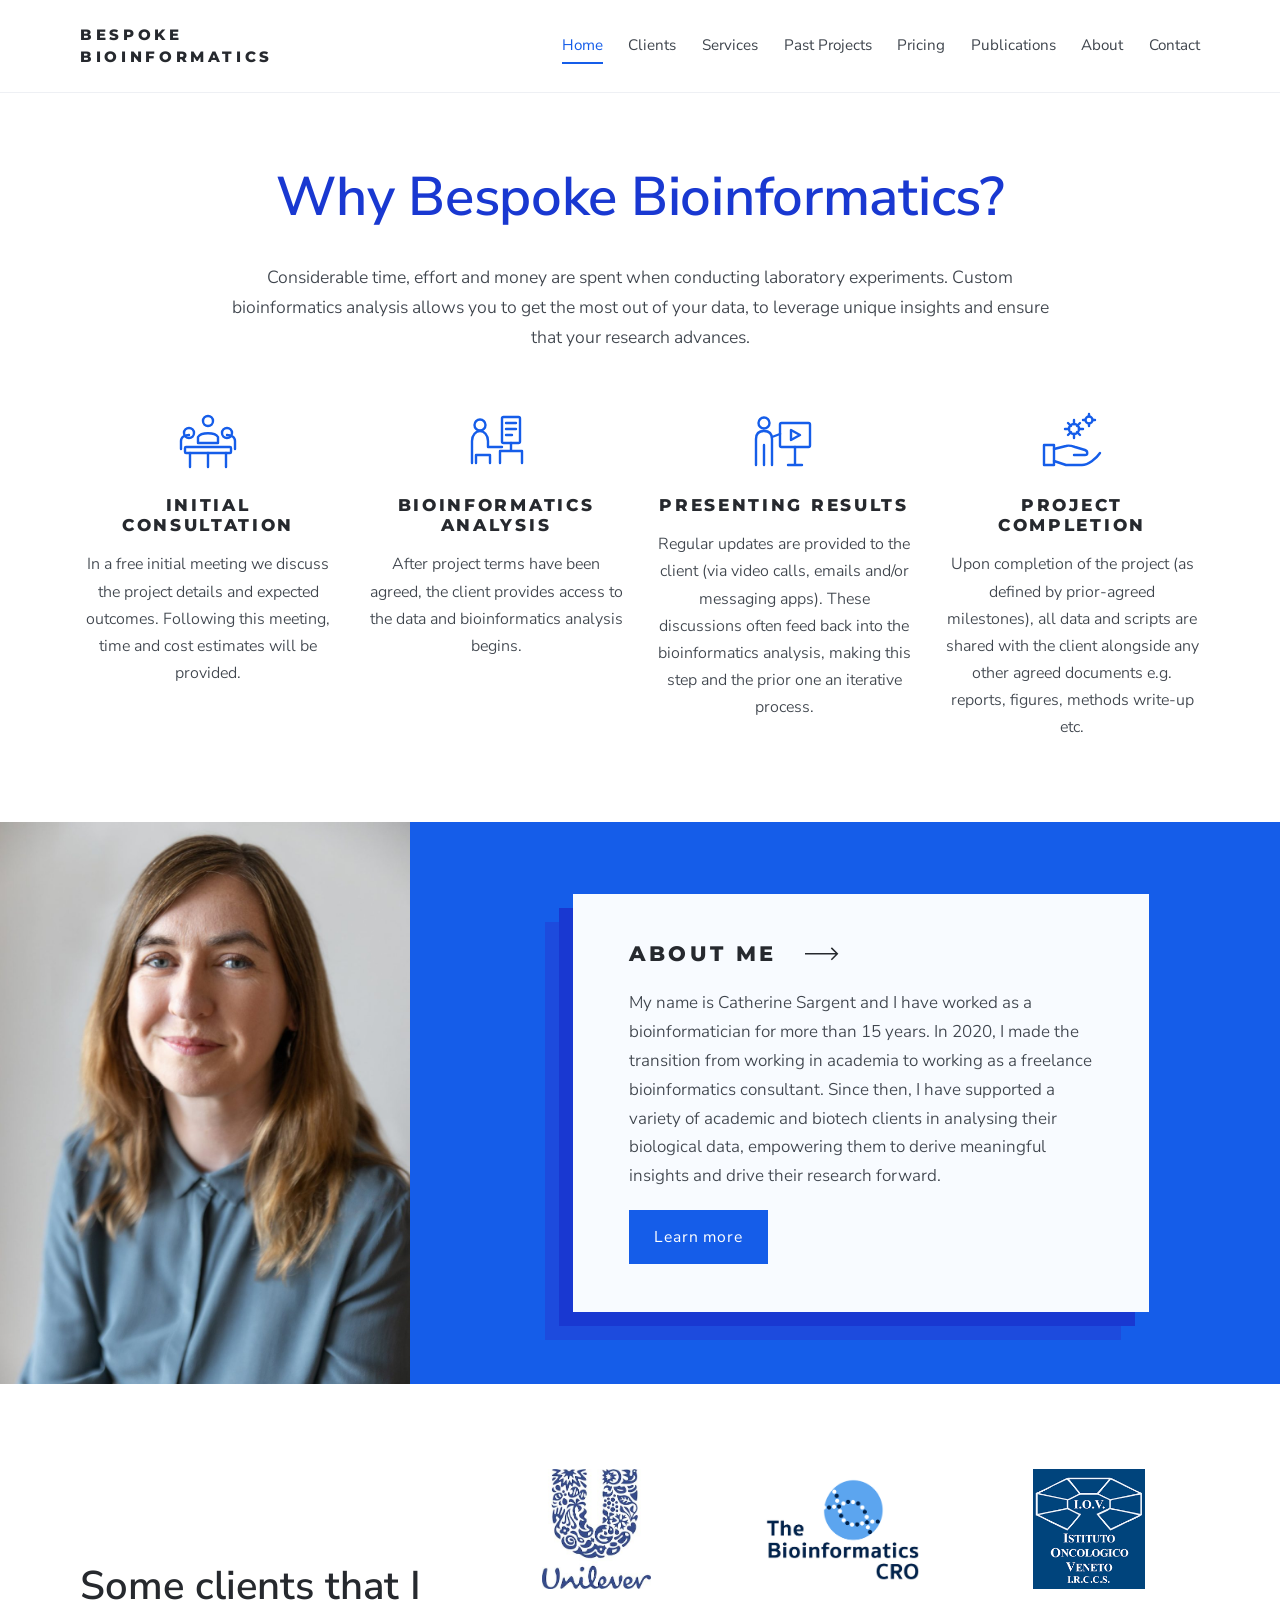
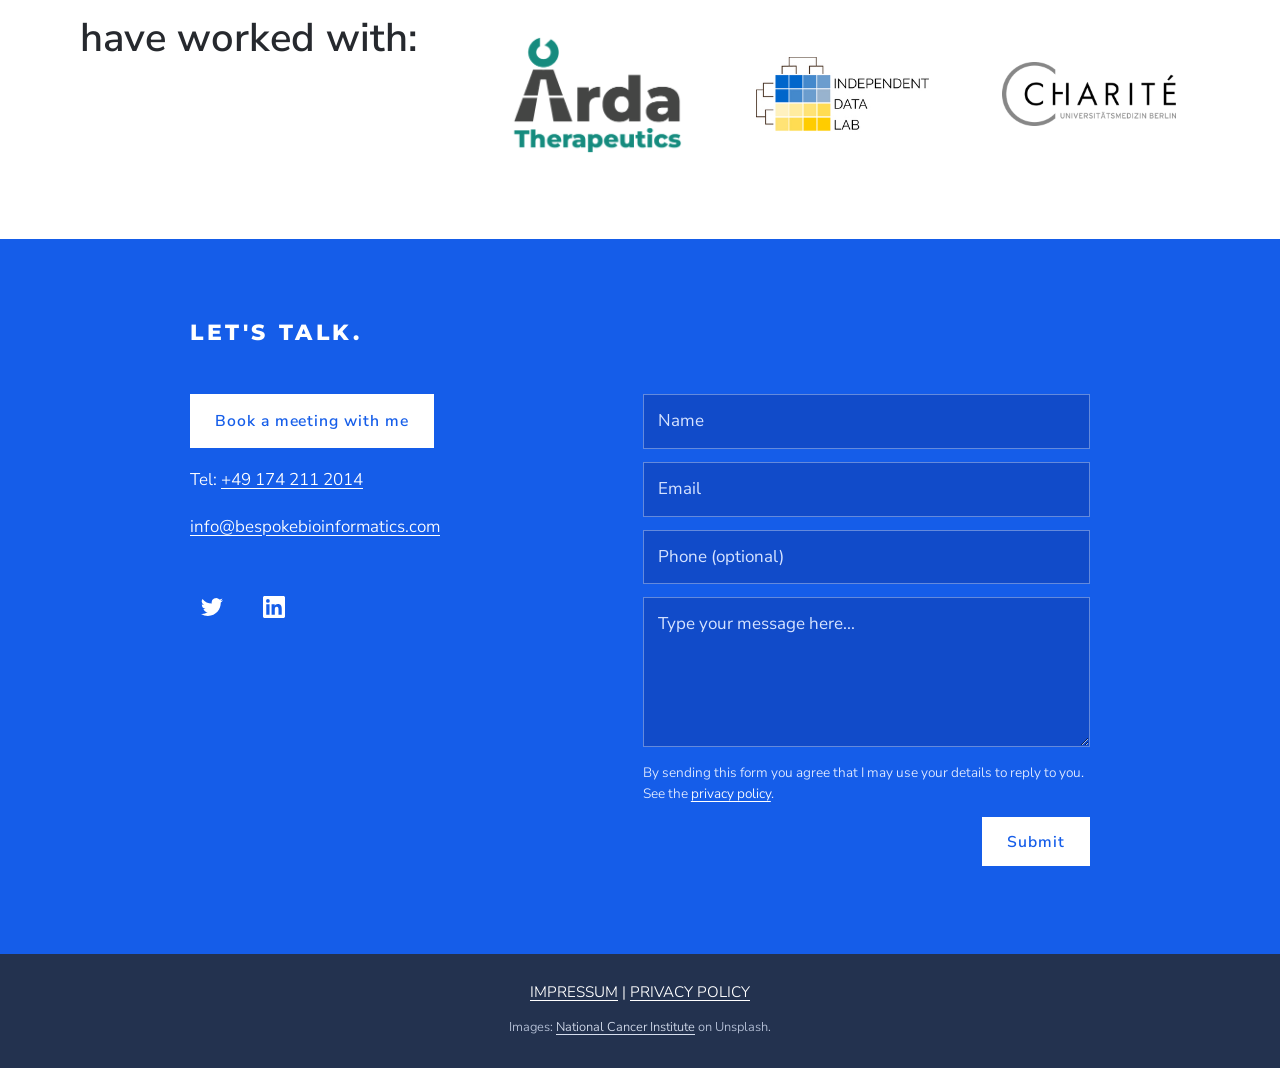
<file: index.html>
<!DOCTYPE html>
<html lang="en">
<head>
<meta charset="utf-8">
<meta name="viewport" content="width=device-width, initial-scale=1">
<title>Freelance Bioinformatics Consultant | Bespoke Bioinformatics</title>
<meta name="description" content="Freelance bioinformatics consultant offering custom analysis for academic and biotech teams: bulk and single-cell RNA-seq, spatial transcriptomics, variant calling and more.">
<link rel="canonical" href="https://www.bespokebioinformatics.com/">
<meta property="og:type" content="website">
<meta property="og:site_name" content="Bespoke Bioinformatics">
<meta property="og:title" content="Freelance Bioinformatics Consultant | Bespoke Bioinformatics">
<meta property="og:description" content="Freelance bioinformatics consultant offering custom analysis for academic and biotech teams: bulk and single-cell RNA-seq, spatial transcriptomics, variant calling and more.">
<meta property="og:url" content="https://www.bespokebioinformatics.com/">
<meta property="og:image" content="https://www.bespokebioinformatics.com/assets/img/catherine-sargent.jpg">
<meta name="twitter:card" content="summary_large_image">
<link rel="icon" href="assets/favicon.svg" type="image/svg+xml">
<link rel="preload" href="assets/fonts/montserrat-latin-wght-normal.woff2" as="font" type="font/woff2" crossorigin>
<link rel="preload" href="assets/fonts/nunito-sans-latin-wght-normal.woff2" as="font" type="font/woff2" crossorigin>
<link rel="stylesheet" href="assets/css/style.css">
<script type="application/ld+json">{"@context": "https://schema.org", "@type": "ProfessionalService", "name": "Bespoke Bioinformatics", "url": "https://www.bespokebioinformatics.com/", "description": "Freelance bioinformatics consultancy providing custom data analysis for academic and biotech clients.", "image": "https://www.bespokebioinformatics.com/assets/img/catherine-sargent.jpg", "email": "info@bespokebioinformatics.com", "areaServed": "Worldwide", "founder": {"@type": "Person", "name": "Catherine Sargent", "jobTitle": "Bioinformatician", "sameAs": ["https://www.linkedin.com/in/catherine-sargent-727aab9/", "https://twitter.com/CatherineLWorth"]}, "knowsAbout": ["Bioinformatics", "RNA-seq", "Single-cell RNA-seq", "Spatial transcriptomics", "10x Visium", "Ribosome profiling", "Variant calling", "Protein structure modelling", "Pipeline development"]}</script>
  <script defer src="https://cloud.umami.is/script.js" data-website-id="8895d933-4756-46ab-89f8-b05deeb8e1e9" data-do-not-track="true"></script>
</head>
<body>
<a class="skip-link" href="#main">Skip to content</a>
<header class="site-header">
  <div class="header-inner">
    <a class="brand" href="index.html">Bespoke<br>Bioinformatics</a>
    <button class="nav-toggle" aria-expanded="false" aria-controls="site-nav" aria-label="Menu"><span></span></button>
    <nav class="site-nav" id="site-nav" aria-label="Main">
      <ul class="nav-list">
        <li><a href="index.html" aria-current="page">Home</a></li>
        <li><a href="index.html#clients">Clients</a></li>
        <li><a href="services-2.html">Services</a></li>
        <li><a href="past-projects.html">Past Projects</a></li>
        <li><a href="pricing.html">Pricing</a></li>
        <li><a href="publications.html">Publications</a></li>
        <li><a href="about-8.html">About</a></li>
        <li><a href="contact-8.html">Contact</a></li>
      </ul>
    </nav>
  </div>
</header>
<main id="main">

  <section class="hero-why wrap">
    <h1>Why Bespoke Bioinformatics?</h1>
    <p class="intro">Considerable time, effort and money are spent when conducting laboratory experiments. Custom bioinformatics analysis allows you to get the most out of your data, to leverage unique insights and ensure that your research advances.</p>
    <ol class="steps">
      <li class="step">
        <img src="assets/icons/step-consultation.svg" alt="" width="64" height="64">
        <h2 class="display">Initial consultation</h2>
        <p>In a free initial meeting we discuss the project details and expected outcomes. Following this meeting, time and cost estimates will be provided.</p>
      </li>
      <li class="step">
        <img src="assets/icons/step-analysis.svg" alt="" width="64" height="64">
        <h2 class="display">Bioinformatics analysis</h2>
        <p>After project terms have been agreed, the client provides access to the data and bioinformatics analysis begins.</p>
      </li>
      <li class="step">
        <img src="assets/icons/step-results.svg" alt="" width="64" height="64">
        <h2 class="display">Presenting results</h2>
        <p>Regular updates are provided to the client (via video calls, emails and/or messaging apps). These discussions often feed back into the bioinformatics analysis, making this step and the prior one an iterative process.</p>
      </li>
      <li class="step">
        <img src="assets/icons/step-completion.svg" alt="" width="64" height="64">
        <h2 class="display">Project completion</h2>
        <p>Upon completion of the project (as defined by prior-agreed milestones), all data and scripts are shared with the client alongside any other agreed documents e.g. reports, figures, methods write-up etc.</p>
      </li>
    </ol>
  </section>

  <section class="about-band" aria-labelledby="about-h">
    <div class="photo"><img src="assets/img/catherine-sargent.jpg" alt="Catherine Sargent" width="1000" height="1500"></div>
    <div class="panel">
      <div class="about-card stack">
        <h2 class="display" id="about-h">About me <svg viewBox="0 0 40 16" fill="none" stroke="currentColor" stroke-width="1.8" aria-hidden="true"><path d="M0 8h38M31 1l7 7-7 7"/></svg></h2>
        <p>My name is Catherine Sargent and I have worked as a bioinformatician for more than 15 years. In 2020, I made the transition from working in academia to working as a freelance bioinformatics consultant. Since then, I have supported a variety of academic and biotech clients in analysing their biological data, empowering them to derive meaningful insights and drive their research forward.</p>
        <a class="btn" href="about-8.html">Learn more</a>
      </div>
    </div>
  </section>

  <section class="clients" id="clients" aria-labelledby="clients-h">
    <div class="wrap clients-grid">
      <h2 id="clients-h">Some clients that I have worked with:</h2>
      <ul class="logo-grid">
      <li><span><img src="assets/img/logo-unilever.jpg" alt="Unilever" width="142" height="157" loading="lazy"></span></li>
      <li><a href="https://www.bioinformaticscro.com/" rel="noopener"><img src="assets/img/logo-bioinformatics-cro.png" alt="The Bioinformatics CRO" width="210" height="148" loading="lazy"></a></li>
      <li><span><img src="assets/img/logo-iov.png" alt="Istituto Oncologico Veneto I.R.C.C.S." width="130" height="139" loading="lazy"></span></li>
      <li><a href="https://www.ardatherapeutics.com/" rel="noopener"><img src="assets/img/logo-arda.png" alt="Arda Therapeutics" width="180" height="123" loading="lazy"></a></li>
      <li><a href="https://www.independentdatalab.com/" rel="noopener"><img src="assets/img/logo-idl.png" alt="Independent Data Lab" width="190" height="82" loading="lazy"></a></li>
      <li><span><img src="assets/img/logo-charite.png" alt="Charité – Universitätsmedizin Berlin" width="200" height="74" loading="lazy"></span></li>
      </ul>
    </div>
  </section>
</main>
<section class="band" aria-labelledby="talk-h">
  <div class="talk">
    <h2 class="display" id="talk-h">Let's talk.</h2>
    <div class="talk-details">
      <a class="btn btn-light" href="https://calendly.com/catsargent/30min" rel="noopener">Book a meeting with me</a>
      <p>Tel: <a href="tel:+491742112014">+49 174 211 2014</a></p>
      <p><a href="mailto:info@bespokebioinformatics.com">info@bespokebioinformatics.com</a></p>
      <ul class="socials">
        <li><a href="https://twitter.com/CatherineLWorth" rel="noopener" aria-label="Twitter"><img src="assets/icons/social-x.svg" alt="" width="22" height="22" style="filter:invert(1)"></a></li>
        <li><a href="https://www.linkedin.com/in/catherine-sargent-727aab9/" rel="noopener" aria-label="LinkedIn"><img src="assets/icons/social-linkedin.svg" alt="" width="22" height="22" style="filter:invert(1)"></a></li>
      </ul>
    </div>
    <form class="form" action="https://script.google.com/macros/s/AKfycbzHOYvcq770wPypY77G2HIj-T9AM33fTxlrWnqlbpT-st1GVgZ6RSoUFYgRmNFDeRrDJw/exec" method="POST">
      <p class="hp" aria-hidden="true"><label>Leave this empty <input type="text" name="_gotcha" tabindex="-1" autocomplete="off"></label></p>
      <label for="home-name">Name</label>
      <input id="home-name" name="name" type="text" placeholder="Name" autocomplete="name" required>
      <label for="home-email">Email</label>
      <input id="home-email" name="email" type="email" placeholder="Email" autocomplete="email" required>
      <label for="home-phone">Phone</label>
      <input id="home-phone" name="phone" type="tel" placeholder="Phone (optional)" autocomplete="tel">
      <label for="home-msg">Message</label>
      <textarea id="home-msg" name="message" placeholder="Type your message here..." required></textarea>
      <p class="consent">By sending this form you agree that I may use your details to reply to you. See the <a href="privacy-policy.html">privacy policy</a>.</p>
      <div class="actions">
        <p class="form-status" role="status" aria-live="polite"></p>
        <button class="btn btn-light" type="submit">Submit</button>
      </div>
    </form>
  </div>
</section>
<footer class="site-footer">
  <p style="margin:0"><a href="impressum.html" target="_blank">IMPRESSUM</a> | <a href="privacy-policy.html" target="_blank">PRIVACY POLICY</a></p>
  <p class="credit">Images: <a href="https://unsplash.com/@nci" rel="noopener">National Cancer Institute</a> on Unsplash.</p>
</footer>
<script src="assets/js/site.js" defer></script>
</body>
</html>
</file>
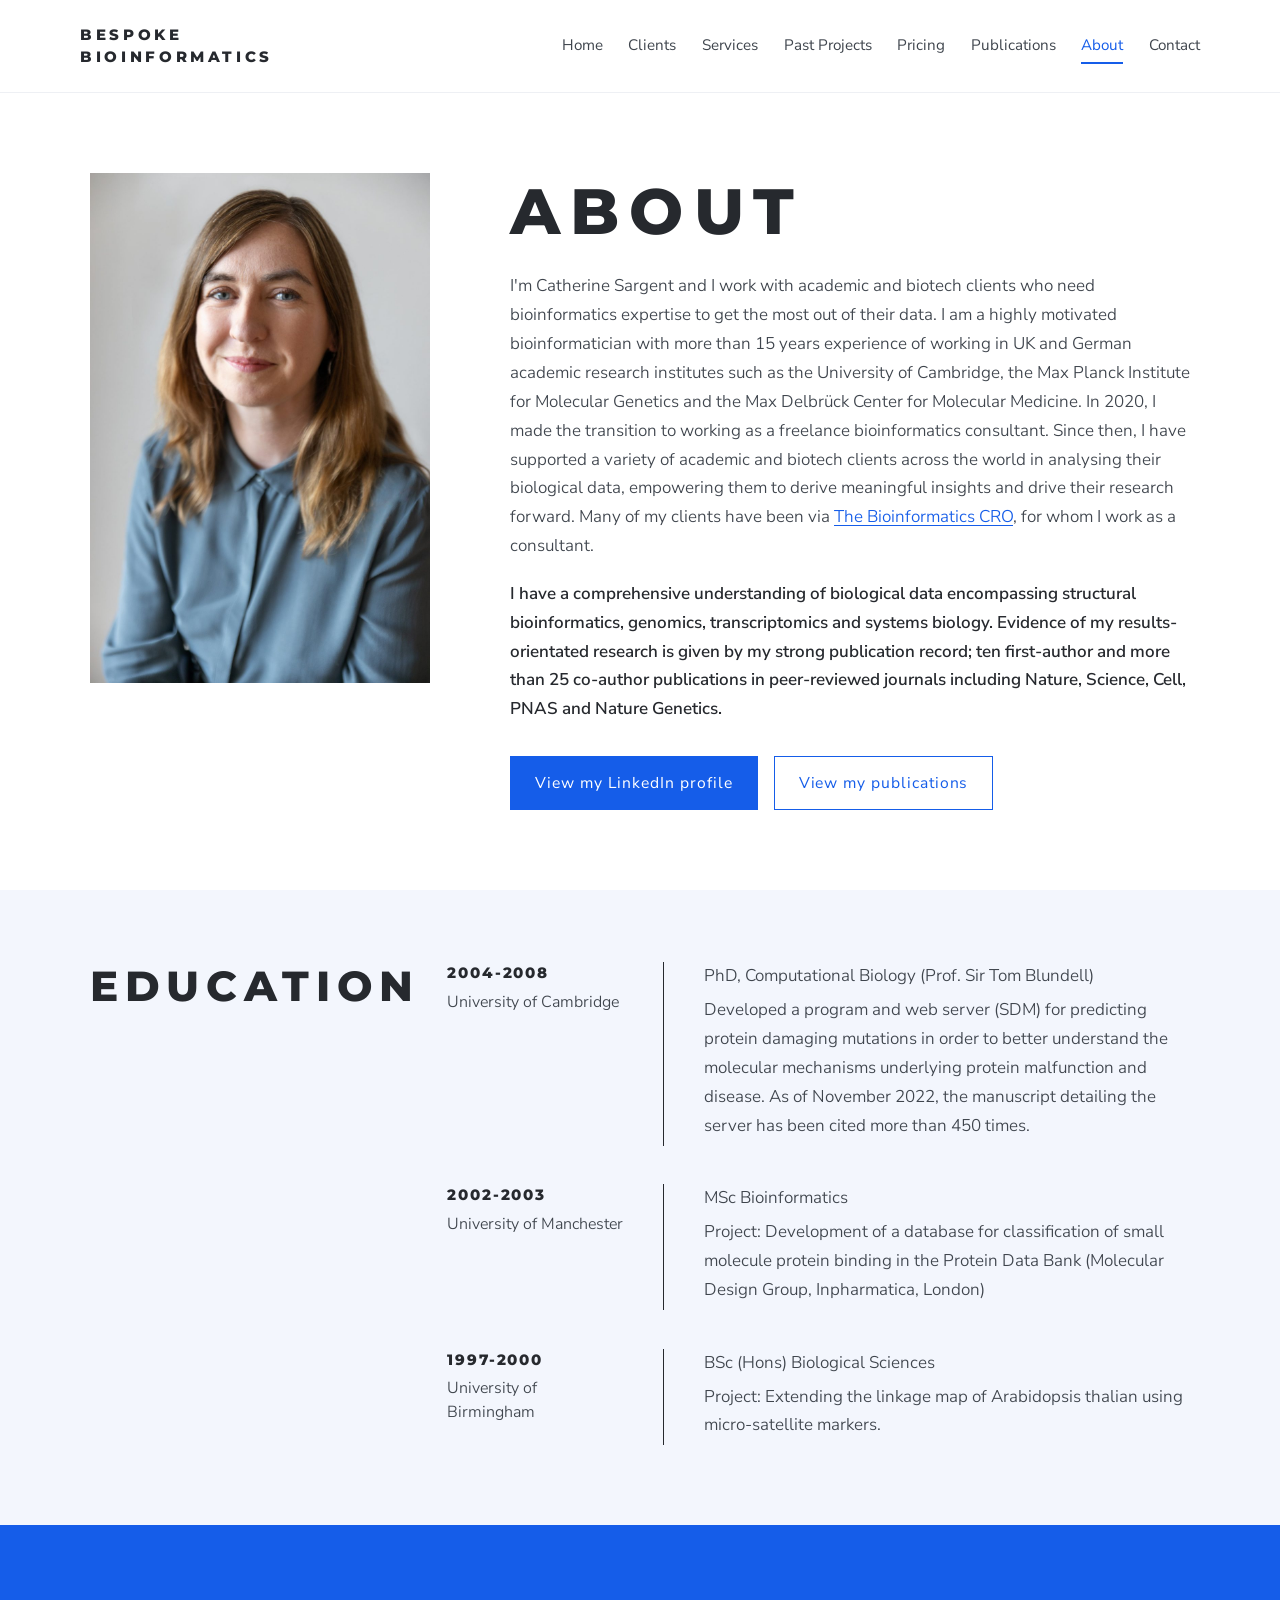
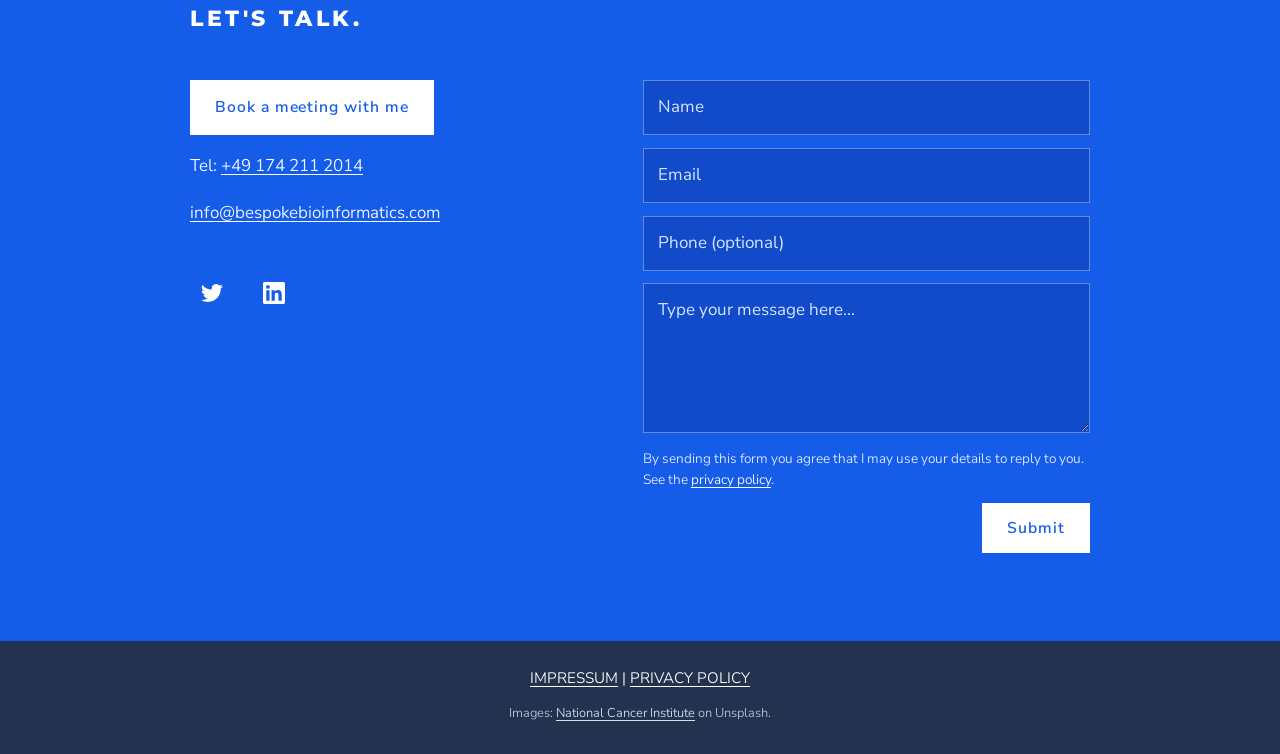
<file: about-8.html>
<!DOCTYPE html>
<html lang="en">
<head>
<meta charset="utf-8">
<meta name="viewport" content="width=device-width, initial-scale=1">
<title>About Catherine Sargent, Bioinformatician | Bespoke Bioinformatics</title>
<meta name="description" content="Catherine Sargent is a bioinformatician with 15+ years' experience at Cambridge and German research institutes, working as a freelance consultant since 2020.">
<link rel="canonical" href="https://www.bespokebioinformatics.com/about-8">
<meta property="og:type" content="website">
<meta property="og:site_name" content="Bespoke Bioinformatics">
<meta property="og:title" content="About Catherine Sargent, Bioinformatician | Bespoke Bioinformatics">
<meta property="og:description" content="Catherine Sargent is a bioinformatician with 15+ years' experience at Cambridge and German research institutes, working as a freelance consultant since 2020.">
<meta property="og:url" content="https://www.bespokebioinformatics.com/about-8">
<meta property="og:image" content="https://www.bespokebioinformatics.com/assets/img/catherine-sargent.jpg">
<meta name="twitter:card" content="summary_large_image">
<link rel="icon" href="assets/favicon.svg" type="image/svg+xml">
<link rel="preload" href="assets/fonts/montserrat-latin-wght-normal.woff2" as="font" type="font/woff2" crossorigin>
<link rel="preload" href="assets/fonts/nunito-sans-latin-wght-normal.woff2" as="font" type="font/woff2" crossorigin>
<link rel="stylesheet" href="assets/css/style.css">
  <script defer src="https://cloud.umami.is/script.js" data-website-id="8895d933-4756-46ab-89f8-b05deeb8e1e9" data-do-not-track="true"></script>
</head>
<body>
<a class="skip-link" href="#main">Skip to content</a>
<header class="site-header">
  <div class="header-inner">
    <a class="brand" href="index.html">Bespoke<br>Bioinformatics</a>
    <button class="nav-toggle" aria-expanded="false" aria-controls="site-nav" aria-label="Menu"><span></span></button>
    <nav class="site-nav" id="site-nav" aria-label="Main">
      <ul class="nav-list">
        <li><a href="index.html">Home</a></li>
        <li><a href="index.html#clients">Clients</a></li>
        <li><a href="services-2.html">Services</a></li>
        <li><a href="past-projects.html">Past Projects</a></li>
        <li><a href="pricing.html">Pricing</a></li>
        <li><a href="publications.html">Publications</a></li>
        <li><a href="about-8.html" aria-current="page">About</a></li>
        <li><a href="contact-8.html">Contact</a></li>
      </ul>
    </nav>
  </div>
</header>
<main id="main">

  <section class="about-main">
    <div class="portrait"><img src="assets/img/catherine-sargent.jpg" alt="Catherine Sargent" width="1000" height="1500"></div>
    <div>
      <h1 class="display">About</h1>
      <p>I'm Catherine Sargent and I work with academic and biotech clients who need bioinformatics expertise to get the most out of their data. I am a highly motivated bioinformatician with more than 15 years experience of working in UK and German academic research institutes such as the University of Cambridge, the Max Planck Institute for Molecular Genetics and the Max Delbrück Center for Molecular Medicine. In 2020, I made the transition to working as a freelance bioinformatics consultant. Since then, I have supported a variety of academic and biotech clients across the world in analysing their biological data, empowering them to derive meaningful insights and drive their research forward. Many of my clients have been via <a href="https://www.bioinformaticscro.com/" rel="noopener">The Bioinformatics CRO</a>, for whom I work as a consultant.</p>
      <p class="strong">I have a comprehensive understanding of biological data encompassing structural bioinformatics, genomics, transcriptomics and systems biology. Evidence of my results-orientated research is given by my strong publication record; ten first-author and more than 25 co-author publications in peer-reviewed journals including Nature, Science, Cell, PNAS and Nature Genetics.</p>
      <div class="about-actions">
        <a class="btn" href="https://www.linkedin.com/in/catherine-sargent-727aab9/" rel="noopener">View my LinkedIn profile</a>
        <a class="btn btn-outline" href="publications.html">View my publications</a>
      </div>
    </div>
  </section>

  <section class="education" aria-labelledby="edu-h">
    <div class="education-grid">
      <h2 class="display" id="edu-h">Education</h2>
      <ol class="timeline">
        <li><div class="when">2004-2008<span class="where">University of Cambridge</span></div>
            <div class="what"><p>PhD, Computational Biology (Prof. Sir Tom Blundell)</p><p>Developed a program and web server (SDM) for predicting protein damaging mutations in order to better understand the molecular mechanisms underlying protein malfunction and disease. As of November 2022, the manuscript detailing the server has been cited more than 450 times.</p></div></li>
        <li><div class="when">2002-2003<span class="where">University of Manchester</span></div>
            <div class="what"><p>MSc Bioinformatics</p><p>Project: Development of a database for classification of small molecule protein binding in the Protein Data Bank (Molecular Design Group, Inpharmatica, London)</p></div></li>
        <li><div class="when">1997-2000<span class="where">University of Birmingham</span></div>
            <div class="what"><p>BSc (Hons) Biological Sciences</p><p>Project: Extending the linkage map of Arabidopsis thalian using micro-satellite markers.</p></div></li>
      </ol>
    </div>
  </section>
</main>
<section class="band" aria-labelledby="talk-h">
  <div class="talk">
    <h2 class="display" id="talk-h">Let's talk.</h2>
    <div class="talk-details">
      <a class="btn btn-light" href="https://calendly.com/catsargent/30min" rel="noopener">Book a meeting with me</a>
      <p>Tel: <a href="tel:+491742112014">+49 174 211 2014</a></p>
      <p><a href="mailto:info@bespokebioinformatics.com">info@bespokebioinformatics.com</a></p>
      <ul class="socials">
        <li><a href="https://twitter.com/CatherineLWorth" rel="noopener" aria-label="Twitter"><img src="assets/icons/social-x.svg" alt="" width="22" height="22" style="filter:invert(1)"></a></li>
        <li><a href="https://www.linkedin.com/in/catherine-sargent-727aab9/" rel="noopener" aria-label="LinkedIn"><img src="assets/icons/social-linkedin.svg" alt="" width="22" height="22" style="filter:invert(1)"></a></li>
      </ul>
    </div>
    <form class="form" action="https://script.google.com/macros/s/AKfycbzHOYvcq770wPypY77G2HIj-T9AM33fTxlrWnqlbpT-st1GVgZ6RSoUFYgRmNFDeRrDJw/exec" method="POST">
      <p class="hp" aria-hidden="true"><label>Leave this empty <input type="text" name="_gotcha" tabindex="-1" autocomplete="off"></label></p>
      <label for="ab-name">Name</label>
      <input id="ab-name" name="name" type="text" placeholder="Name" autocomplete="name" required>
      <label for="ab-email">Email</label>
      <input id="ab-email" name="email" type="email" placeholder="Email" autocomplete="email" required>
      <label for="ab-phone">Phone</label>
      <input id="ab-phone" name="phone" type="tel" placeholder="Phone (optional)" autocomplete="tel">
      <label for="ab-msg">Message</label>
      <textarea id="ab-msg" name="message" placeholder="Type your message here..." required></textarea>
      <p class="consent">By sending this form you agree that I may use your details to reply to you. See the <a href="privacy-policy.html">privacy policy</a>.</p>
      <div class="actions">
        <p class="form-status" role="status" aria-live="polite"></p>
        <button class="btn btn-light" type="submit">Submit</button>
      </div>
    </form>
  </div>
</section>
<footer class="site-footer">
  <p style="margin:0"><a href="impressum.html">IMPRESSUM</a> | <a href="privacy-policy.html">PRIVACY POLICY</a></p>
  <p class="credit">Images: <a href="https://unsplash.com/@nci" rel="noopener">National Cancer Institute</a> on Unsplash.</p>
</footer>
<script src="assets/js/site.js" defer></script>
</body>
</html>
</file>
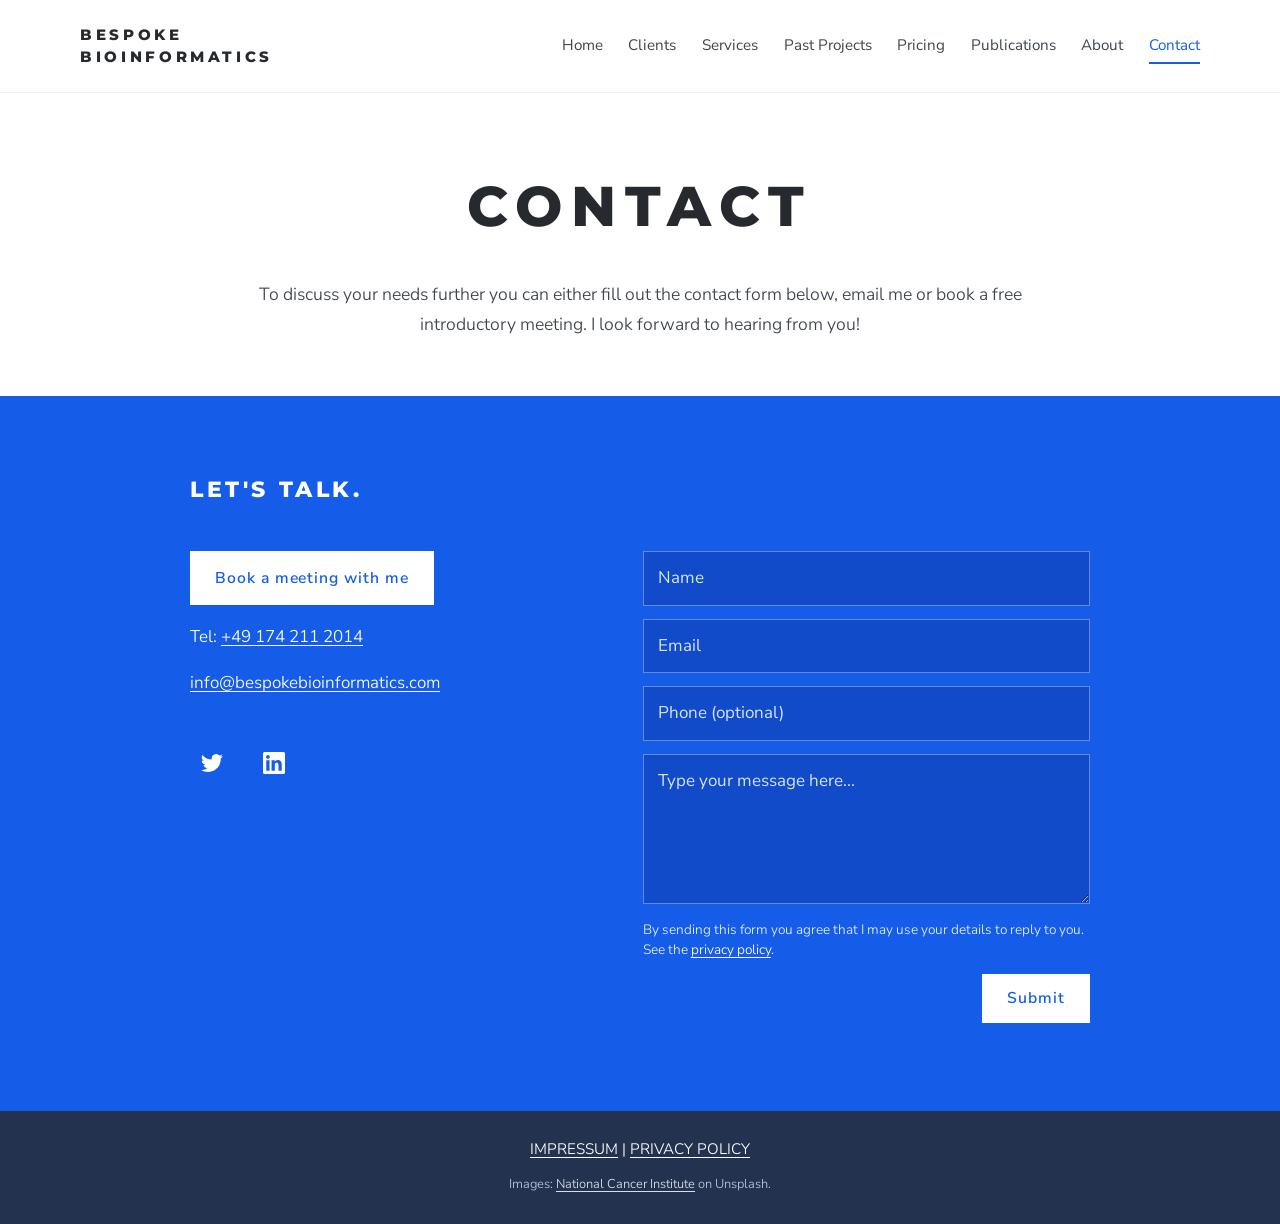
<file: contact-8.html>
<!DOCTYPE html>
<html lang="en">
<head>
<meta charset="utf-8">
<meta name="viewport" content="width=device-width, initial-scale=1">
<title>Contact &amp; Free Intro Meeting | Bespoke Bioinformatics</title>
<meta name="description" content="Discuss your bioinformatics project: send a message, email, or book a free introductory meeting with freelance bioinformatician Catherine Sargent.">
<link rel="canonical" href="https://www.bespokebioinformatics.com/contact-8">
<meta property="og:type" content="website">
<meta property="og:site_name" content="Bespoke Bioinformatics">
<meta property="og:title" content="Contact &amp; Free Intro Meeting | Bespoke Bioinformatics">
<meta property="og:description" content="Discuss your bioinformatics project: send a message, email, or book a free introductory meeting with freelance bioinformatician Catherine Sargent.">
<meta property="og:url" content="https://www.bespokebioinformatics.com/contact-8">
<meta property="og:image" content="https://www.bespokebioinformatics.com/assets/img/catherine-sargent.jpg">
<meta name="twitter:card" content="summary_large_image">
<link rel="icon" href="assets/favicon.svg" type="image/svg+xml">
<link rel="preload" href="assets/fonts/montserrat-latin-wght-normal.woff2" as="font" type="font/woff2" crossorigin>
<link rel="preload" href="assets/fonts/nunito-sans-latin-wght-normal.woff2" as="font" type="font/woff2" crossorigin>
<link rel="stylesheet" href="assets/css/style.css">
  <script defer src="https://cloud.umami.is/script.js" data-website-id="8895d933-4756-46ab-89f8-b05deeb8e1e9" data-do-not-track="true"></script>
</head>
<body>
<a class="skip-link" href="#main">Skip to content</a>
<header class="site-header">
  <div class="header-inner">
    <a class="brand" href="index.html">Bespoke<br>Bioinformatics</a>
    <button class="nav-toggle" aria-expanded="false" aria-controls="site-nav" aria-label="Menu"><span></span></button>
    <nav class="site-nav" id="site-nav" aria-label="Main">
      <ul class="nav-list">
        <li><a href="index.html">Home</a></li>
        <li><a href="index.html#clients">Clients</a></li>
        <li><a href="services-2.html">Services</a></li>
        <li><a href="past-projects.html">Past Projects</a></li>
        <li><a href="pricing.html">Pricing</a></li>
        <li><a href="publications.html">Publications</a></li>
        <li><a href="about-8.html">About</a></li>
        <li><a href="contact-8.html" aria-current="page">Contact</a></li>
      </ul>
    </nav>
  </div>
</header>
<main id="main">

  <section class="contact-head wrap">
    <h1 class="page-title display">Contact</h1>
    <p class="center">To discuss your needs further you can either fill out the contact form below, email me or book a free introductory meeting. I look forward to hearing from you!</p>
  </section>
</main>
<section class="band" aria-labelledby="talk-h">
  <div class="talk">
    <h2 class="display" id="talk-h">Let's talk.</h2>
    <div class="talk-details">
      <a class="btn btn-light" href="https://calendly.com/catsargent/30min" rel="noopener">Book a meeting with me</a>
      <p>Tel: <a href="tel:+491742112014">+49 174 211 2014</a></p>
      <p><a href="mailto:info@bespokebioinformatics.com">info@bespokebioinformatics.com</a></p>
      <ul class="socials">
        <li><a href="https://twitter.com/CatherineLWorth" rel="noopener" aria-label="Twitter"><img src="assets/icons/social-x.svg" alt="" width="22" height="22" style="filter:invert(1)"></a></li>
        <li><a href="https://www.linkedin.com/in/catherine-sargent-727aab9/" rel="noopener" aria-label="LinkedIn"><img src="assets/icons/social-linkedin.svg" alt="" width="22" height="22" style="filter:invert(1)"></a></li>
      </ul>
    </div>
    <form class="form" action="https://script.google.com/macros/s/AKfycbzHOYvcq770wPypY77G2HIj-T9AM33fTxlrWnqlbpT-st1GVgZ6RSoUFYgRmNFDeRrDJw/exec" method="POST">
      <p class="hp" aria-hidden="true"><label>Leave this empty <input type="text" name="_gotcha" tabindex="-1" autocomplete="off"></label></p>
      <label for="ct-name">Name</label>
      <input id="ct-name" name="name" type="text" placeholder="Name" autocomplete="name" required>
      <label for="ct-email">Email</label>
      <input id="ct-email" name="email" type="email" placeholder="Email" autocomplete="email" required>
      <label for="ct-phone">Phone</label>
      <input id="ct-phone" name="phone" type="tel" placeholder="Phone (optional)" autocomplete="tel">
      <label for="ct-msg">Message</label>
      <textarea id="ct-msg" name="message" placeholder="Type your message here..." required></textarea>
      <p class="consent">By sending this form you agree that I may use your details to reply to you. See the <a href="privacy-policy.html">privacy policy</a>.</p>
      <div class="actions">
        <p class="form-status" role="status" aria-live="polite"></p>
        <button class="btn btn-light" type="submit">Submit</button>
      </div>
    </form>
  </div>
</section>
<footer class="site-footer">
  <p style="margin:0"><a href="impressum.html">IMPRESSUM</a> | <a href="privacy-policy.html">PRIVACY POLICY</a></p>
  <p class="credit">Images: <a href="https://unsplash.com/@nci" rel="noopener">National Cancer Institute</a> on Unsplash.</p>
</footer>
<script src="assets/js/site.js" defer></script>
</body>
</html>
</file>
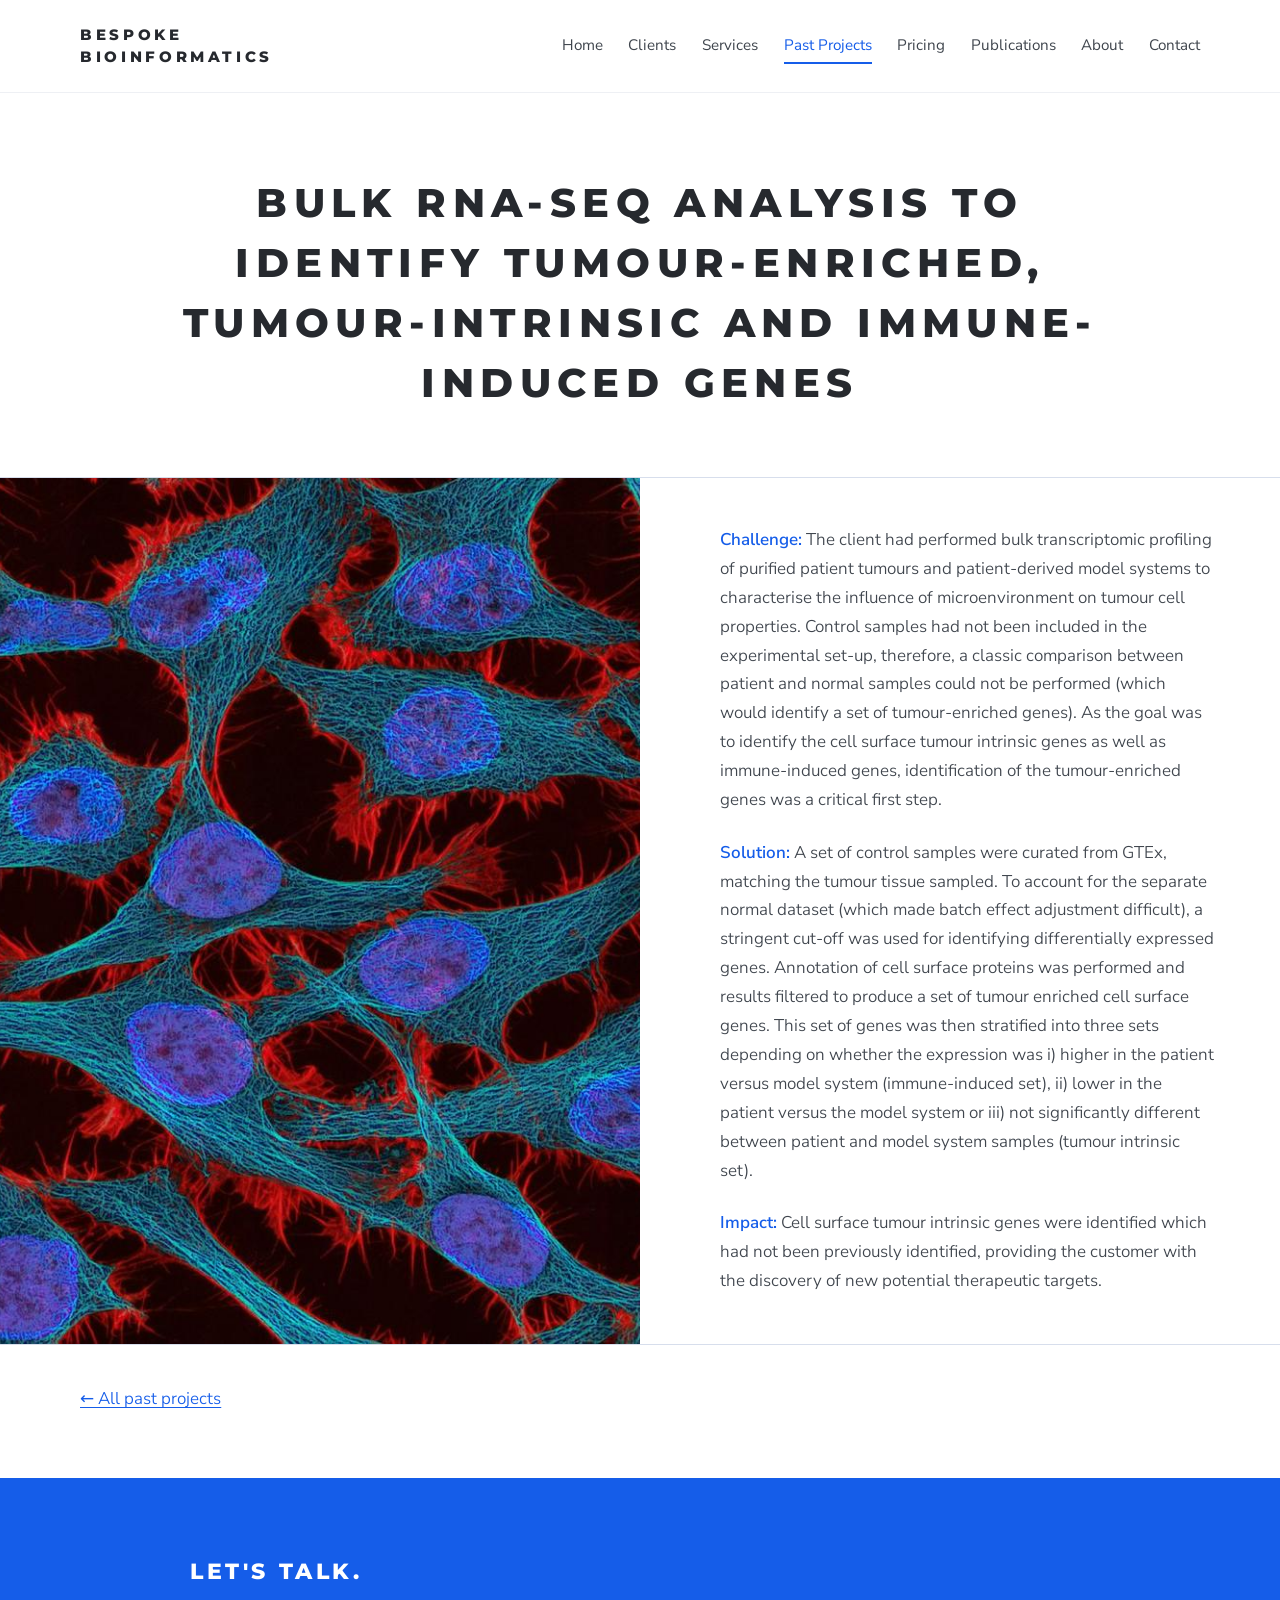
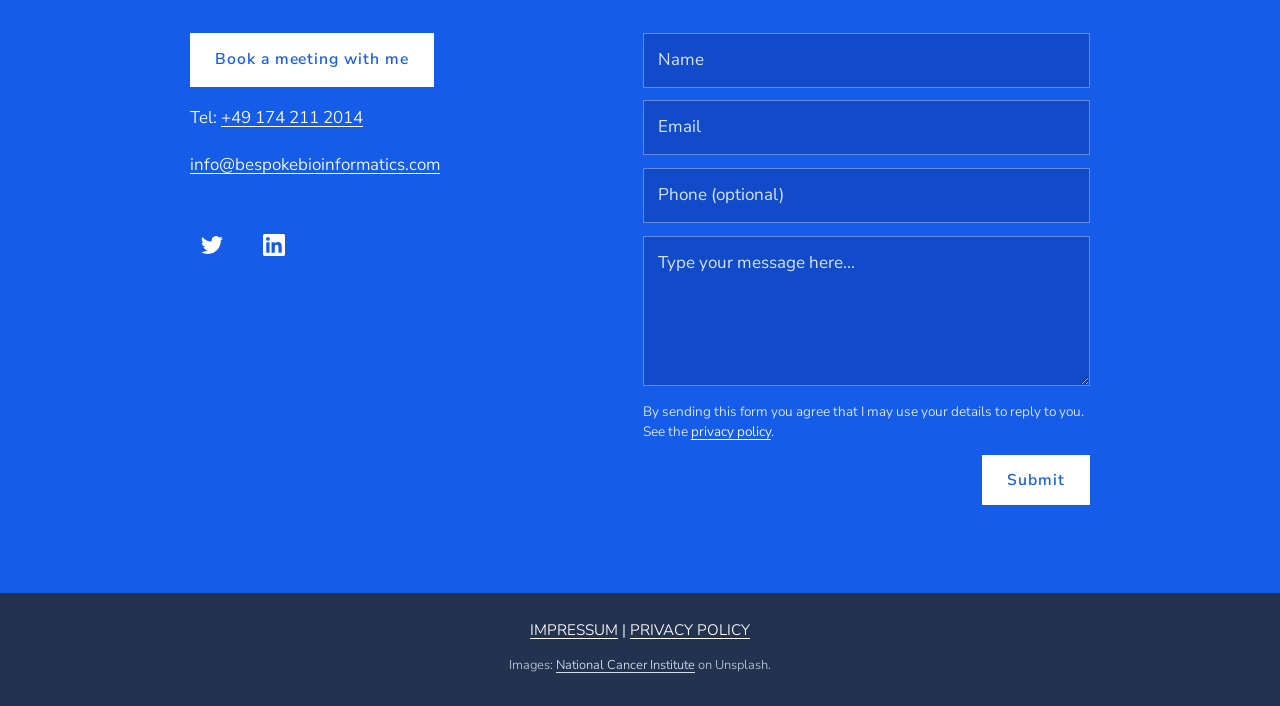
<file: identifying-tumour-intrinsic-genes.html>
<!DOCTYPE html>
<html lang="en">
<head>
<meta charset="utf-8">
<meta name="viewport" content="width=device-width, initial-scale=1">
<title>Bulk RNA-seq: Tumour-Intrinsic Gene Discovery | Bespoke Bioinformatics</title>
<meta name="description" content="Case study: bulk RNA-seq analysis with GTEx controls to identify tumour-enriched, tumour-intrinsic and immune-induced cell surface genes as potential therapeutic targets.">
<link rel="canonical" href="https://www.bespokebioinformatics.com/identifying-tumour-intrinsic-genes">
<meta property="og:type" content="website">
<meta property="og:site_name" content="Bespoke Bioinformatics">
<meta property="og:title" content="Bulk RNA-seq: Tumour-Intrinsic Gene Discovery | Bespoke Bioinformatics">
<meta property="og:description" content="Case study: bulk RNA-seq analysis with GTEx controls to identify tumour-enriched, tumour-intrinsic and immune-induced cell surface genes as potential therapeutic targets.">
<meta property="og:url" content="https://www.bespokebioinformatics.com/identifying-tumour-intrinsic-genes">
<meta property="og:image" content="https://www.bespokebioinformatics.com/assets/img/catherine-sargent.jpg">
<meta name="twitter:card" content="summary_large_image">
<link rel="icon" href="assets/favicon.svg" type="image/svg+xml">
<link rel="preload" href="assets/fonts/montserrat-latin-wght-normal.woff2" as="font" type="font/woff2" crossorigin>
<link rel="preload" href="assets/fonts/nunito-sans-latin-wght-normal.woff2" as="font" type="font/woff2" crossorigin>
<link rel="stylesheet" href="assets/css/style.css">
  <script defer src="https://cloud.umami.is/script.js" data-website-id="8895d933-4756-46ab-89f8-b05deeb8e1e9" data-do-not-track="true"></script>
</head>
<body>
<a class="skip-link" href="#main">Skip to content</a>
<header class="site-header">
  <div class="header-inner">
    <a class="brand" href="index.html">Bespoke<br>Bioinformatics</a>
    <button class="nav-toggle" aria-expanded="false" aria-controls="site-nav" aria-label="Menu"><span></span></button>
    <nav class="site-nav" id="site-nav" aria-label="Main">
      <ul class="nav-list">
        <li><a href="index.html">Home</a></li>
        <li><a href="index.html#clients">Clients</a></li>
        <li><a href="services-2.html">Services</a></li>
        <li><a href="past-projects.html" aria-current="page">Past Projects</a></li>
        <li><a href="pricing.html">Pricing</a></li>
        <li><a href="publications.html">Publications</a></li>
        <li><a href="about-8.html">About</a></li>
        <li><a href="contact-8.html">Contact</a></li>
      </ul>
    </nav>
  </div>
</header>
<main id="main">

  <section class="project-hero wrap"><h1 class="page-title display">Bulk RNA-seq analysis to identify tumour-enriched, tumour-intrinsic and immune-induced genes</h1></section>
  <section class="project-detail">
    <div class="pic"><img src="assets/img/project-tumour.jpg" alt="Fluorescence microscopy image of cells with blue nuclei and red and teal cytoskeleton"></div>
    <div class="copy">
      <p><span class="label">Challenge:</span> The client had performed bulk transcriptomic profiling of purified patient tumours and patient-derived model systems to characterise the influence of microenvironment on tumour cell properties. Control samples had not been included in the experimental set-up, therefore, a classic comparison between patient and normal samples could not be performed (which would identify a set of tumour-enriched genes). As the goal was to identify the cell surface tumour intrinsic genes as well as immune-induced genes, identification of the tumour-enriched genes was a critical first step.</p>
      <p><span class="label">Solution:</span> A set of control samples were curated from GTEx, matching the tumour tissue sampled. To account for the separate normal dataset (which made batch effect adjustment difficult), a stringent cut-off was used for identifying differentially expressed genes. Annotation of cell surface proteins was performed and results filtered to produce a set of tumour enriched cell surface genes. This set of genes was then stratified into three sets depending on whether the expression was i) higher in the patient versus model system (immune-induced set), ii) lower in the patient versus the model system or iii) not significantly different between patient and model system samples (tumour intrinsic set).</p>
      <p><span class="label">Impact:</span> Cell surface tumour intrinsic genes were identified which had not been previously identified, providing the customer with the discovery of new potential therapeutic targets.</p>
    </div>
  </section>
  <div class="wrap"><a class="back-link" href="past-projects.html">&larr; All past projects</a></div>
</main>
<section class="band" aria-labelledby="talk-h">
  <div class="talk">
    <h2 class="display" id="talk-h">Let's talk.</h2>
    <div class="talk-details">
      <a class="btn btn-light" href="https://calendly.com/catsargent/30min" rel="noopener">Book a meeting with me</a>
      <p>Tel: <a href="tel:+491742112014">+49 174 211 2014</a></p>
      <p><a href="mailto:info@bespokebioinformatics.com">info@bespokebioinformatics.com</a></p>
      <ul class="socials">
        <li><a href="https://twitter.com/CatherineLWorth" rel="noopener" aria-label="Twitter"><img src="assets/icons/social-x.svg" alt="" width="22" height="22" style="filter:invert(1)"></a></li>
        <li><a href="https://www.linkedin.com/in/catherine-sargent-727aab9/" rel="noopener" aria-label="LinkedIn"><img src="assets/icons/social-linkedin.svg" alt="" width="22" height="22" style="filter:invert(1)"></a></li>
      </ul>
    </div>
    <form class="form" action="https://script.google.com/macros/s/AKfycbzHOYvcq770wPypY77G2HIj-T9AM33fTxlrWnqlbpT-st1GVgZ6RSoUFYgRmNFDeRrDJw/exec" method="POST">
      <p class="hp" aria-hidden="true"><label>Leave this empty <input type="text" name="_gotcha" tabindex="-1" autocomplete="off"></label></p>
      <label for="pj-name">Name</label>
      <input id="pj-name" name="name" type="text" placeholder="Name" autocomplete="name" required>
      <label for="pj-email">Email</label>
      <input id="pj-email" name="email" type="email" placeholder="Email" autocomplete="email" required>
      <label for="pj-phone">Phone</label>
      <input id="pj-phone" name="phone" type="tel" placeholder="Phone (optional)" autocomplete="tel">
      <label for="pj-msg">Message</label>
      <textarea id="pj-msg" name="message" placeholder="Type your message here..." required></textarea>
      <p class="consent">By sending this form you agree that I may use your details to reply to you. See the <a href="privacy-policy.html">privacy policy</a>.</p>
      <div class="actions">
        <p class="form-status" role="status" aria-live="polite"></p>
        <button class="btn btn-light" type="submit">Submit</button>
      </div>
    </form>
  </div>
</section>
<footer class="site-footer">
  <p style="margin:0"><a href="impressum.html">IMPRESSUM</a> | <a href="privacy-policy.html">PRIVACY POLICY</a></p>
  <p class="credit">Images: <a href="https://unsplash.com/@nci" rel="noopener">National Cancer Institute</a> on Unsplash.</p>
</footer>
<script src="assets/js/site.js" defer></script>
</body>
</html>
</file>
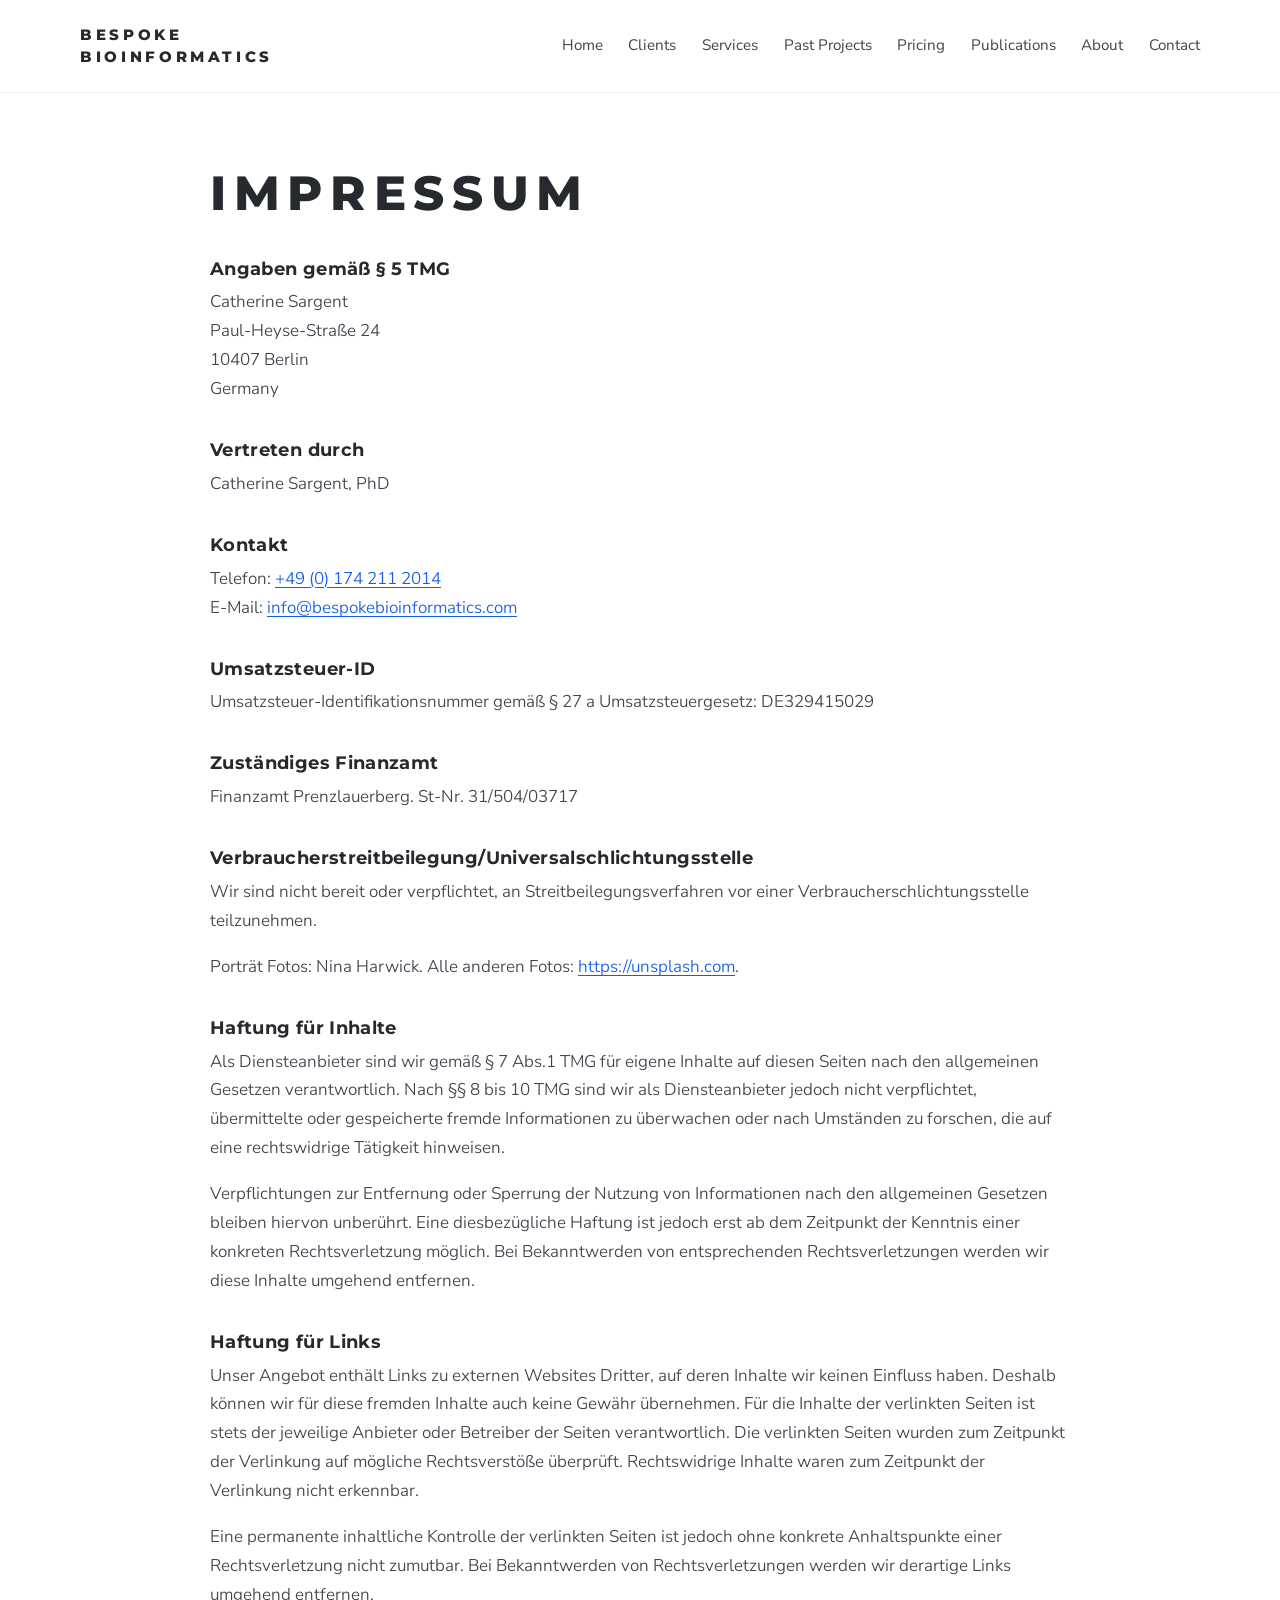
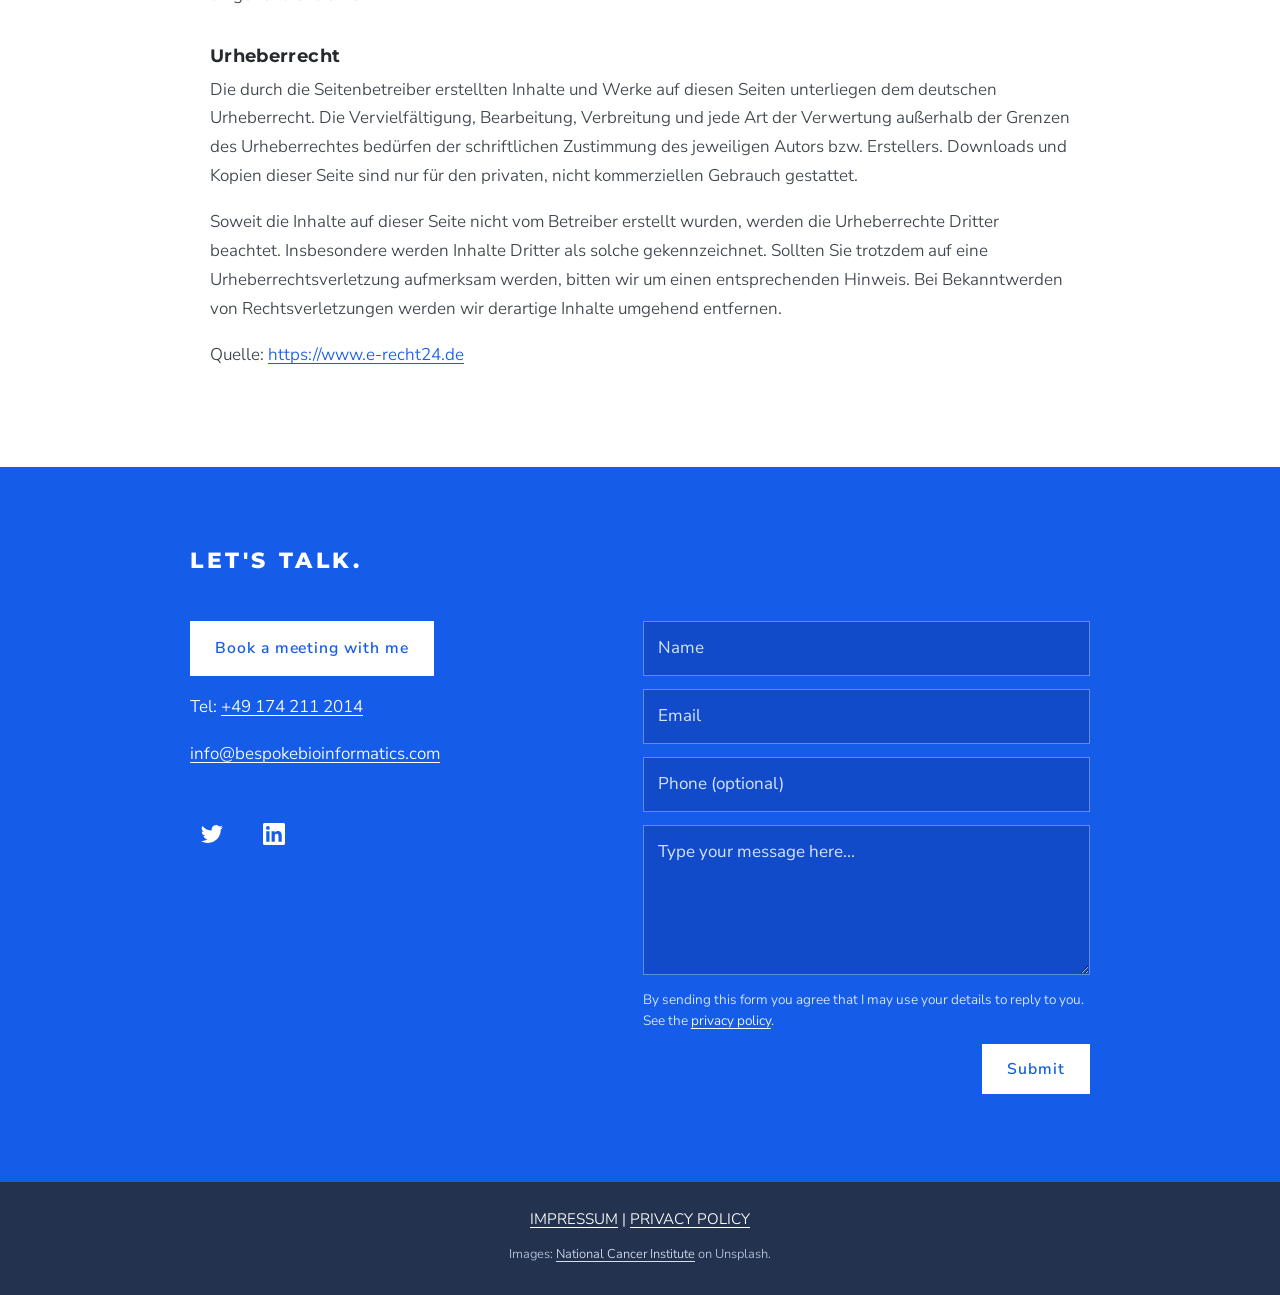
<file: impressum.html>
<!DOCTYPE html>
<html lang="en">
<head>
<meta charset="utf-8">
<meta name="viewport" content="width=device-width, initial-scale=1">
<title>Impressum | Bespoke Bioinformatics</title>
<meta name="description" content="Impressum for bespokebioinformatics.com">
<link rel="canonical" href="https://www.bespokebioinformatics.com/impressum">
<meta property="og:type" content="website">
<meta property="og:site_name" content="Bespoke Bioinformatics">
<meta property="og:title" content="Impressum | Bespoke Bioinformatics">
<meta property="og:description" content="Impressum for bespokebioinformatics.com">
<meta property="og:url" content="https://www.bespokebioinformatics.com/impressum">
<meta property="og:image" content="https://www.bespokebioinformatics.com/assets/img/catherine-sargent.jpg">
<meta name="twitter:card" content="summary_large_image">
<link rel="icon" href="assets/favicon.svg" type="image/svg+xml">
<link rel="preload" href="assets/fonts/montserrat-latin-wght-normal.woff2" as="font" type="font/woff2" crossorigin>
<link rel="preload" href="assets/fonts/nunito-sans-latin-wght-normal.woff2" as="font" type="font/woff2" crossorigin>
<link rel="stylesheet" href="assets/css/style.css">
<meta name="robots" content="noindex">
  <script defer src="https://cloud.umami.is/script.js" data-website-id="8895d933-4756-46ab-89f8-b05deeb8e1e9" data-do-not-track="true"></script>
</head>
<body>
<a class="skip-link" href="#main">Skip to content</a>
<header class="site-header">
  <div class="header-inner">
    <a class="brand" href="index.html">Bespoke<br>Bioinformatics</a>
    <button class="nav-toggle" aria-expanded="false" aria-controls="site-nav" aria-label="Menu"><span></span></button>
    <nav class="site-nav" id="site-nav" aria-label="Main">
      <ul class="nav-list">
        <li><a href="index.html">Home</a></li>
        <li><a href="index.html#clients">Clients</a></li>
        <li><a href="services-2.html">Services</a></li>
        <li><a href="past-projects.html">Past Projects</a></li>
        <li><a href="pricing.html">Pricing</a></li>
        <li><a href="publications.html">Publications</a></li>
        <li><a href="about-8.html">About</a></li>
        <li><a href="contact-8.html">Contact</a></li>
      </ul>
    </nav>
  </div>
</header>
<main id="main">

  <section class="legal wrap-narrow" lang="de">
    <h1 class="display" style="font-size:clamp(1.8rem,4.5vw,3rem)">Impressum</h1>

    <h2>Angaben gemäß § 5 TMG</h2>
    <p>Catherine Sargent<br>Paul-Heyse-Straße 24<br>10407 Berlin<br>Germany</p>

    <h2>Vertreten durch</h2>
    <p>Catherine Sargent, PhD</p>

    <h2>Kontakt</h2>
    <p>Telefon: <a href="tel:+491742112014">+49 (0) 174 211 2014</a><br>
    E-Mail: <a href="mailto:info@bespokebioinformatics.com">info@bespokebioinformatics.com</a></p>

    <h2>Umsatzsteuer-ID</h2>
    <p>Umsatzsteuer-Identifikationsnummer gemäß § 27 a Umsatzsteuergesetz: DE329415029</p>

    <h2>Zuständiges Finanzamt</h2>
    <p>Finanzamt Prenzlauerberg. St-Nr. 31/504/03717</p>

    <h2>Verbraucherstreitbeilegung/Universalschlichtungsstelle</h2>
    <p>Wir sind nicht bereit oder verpflichtet, an Streitbeilegungsverfahren vor einer Verbraucherschlichtungsstelle teilzunehmen.</p>

    <p>Porträt Fotos: Nina Harwick. Alle anderen Fotos: <a href="https://unsplash.com" rel="noopener">https://unsplash.com</a>.</p>

    <h2>Haftung für Inhalte</h2>
    <p>Als Diensteanbieter sind wir gemäß § 7 Abs.1 TMG für eigene Inhalte auf diesen Seiten nach den allgemeinen Gesetzen verantwortlich. Nach §§ 8 bis 10 TMG sind wir als Diensteanbieter jedoch nicht verpflichtet, übermittelte oder gespeicherte fremde Informationen zu überwachen oder nach Umständen zu forschen, die auf eine rechtswidrige Tätigkeit hinweisen.</p>
    <p>Verpflichtungen zur Entfernung oder Sperrung der Nutzung von Informationen nach den allgemeinen Gesetzen bleiben hiervon unberührt. Eine diesbezügliche Haftung ist jedoch erst ab dem Zeitpunkt der Kenntnis einer konkreten Rechtsverletzung möglich. Bei Bekanntwerden von entsprechenden Rechtsverletzungen werden wir diese Inhalte umgehend entfernen.</p>

    <h2>Haftung für Links</h2>
    <p>Unser Angebot enthält Links zu externen Websites Dritter, auf deren Inhalte wir keinen Einfluss haben. Deshalb können wir für diese fremden Inhalte auch keine Gewähr übernehmen. Für die Inhalte der verlinkten Seiten ist stets der jeweilige Anbieter oder Betreiber der Seiten verantwortlich. Die verlinkten Seiten wurden zum Zeitpunkt der Verlinkung auf mögliche Rechtsverstöße überprüft. Rechtswidrige Inhalte waren zum Zeitpunkt der Verlinkung nicht erkennbar.</p>
    <p>Eine permanente inhaltliche Kontrolle der verlinkten Seiten ist jedoch ohne konkrete Anhaltspunkte einer Rechtsverletzung nicht zumutbar. Bei Bekanntwerden von Rechtsverletzungen werden wir derartige Links umgehend entfernen.</p>

    <h2>Urheberrecht</h2>
    <p>Die durch die Seitenbetreiber erstellten Inhalte und Werke auf diesen Seiten unterliegen dem deutschen Urheberrecht. Die Vervielfältigung, Bearbeitung, Verbreitung und jede Art der Verwertung außerhalb der Grenzen des Urheberrechtes bedürfen der schriftlichen Zustimmung des jeweiligen Autors bzw. Erstellers. Downloads und Kopien dieser Seite sind nur für den privaten, nicht kommerziellen Gebrauch gestattet.</p>
    <p>Soweit die Inhalte auf dieser Seite nicht vom Betreiber erstellt wurden, werden die Urheberrechte Dritter beachtet. Insbesondere werden Inhalte Dritter als solche gekennzeichnet. Sollten Sie trotzdem auf eine Urheberrechtsverletzung aufmerksam werden, bitten wir um einen entsprechenden Hinweis. Bei Bekanntwerden von Rechtsverletzungen werden wir derartige Inhalte umgehend entfernen.</p>

    <p>Quelle: <a href="https://www.e-recht24.de" rel="noopener">https://www.e-recht24.de</a></p>
  </section>
</main>
<section class="band" aria-labelledby="talk-h">
  <div class="talk">
    <h2 class="display" id="talk-h">Let's talk.</h2>
    <div class="talk-details">
      <a class="btn btn-light" href="https://calendly.com/catsargent/30min" rel="noopener">Book a meeting with me</a>
      <p>Tel: <a href="tel:+491742112014">+49 174 211 2014</a></p>
      <p><a href="mailto:info@bespokebioinformatics.com">info@bespokebioinformatics.com</a></p>
      <ul class="socials">
        <li><a href="https://twitter.com/CatherineLWorth" rel="noopener" aria-label="Twitter"><img src="assets/icons/social-x.svg" alt="" width="22" height="22" style="filter:invert(1)"></a></li>
        <li><a href="https://www.linkedin.com/in/catherine-sargent-727aab9/" rel="noopener" aria-label="LinkedIn"><img src="assets/icons/social-linkedin.svg" alt="" width="22" height="22" style="filter:invert(1)"></a></li>
      </ul>
    </div>
    <form class="form" action="https://script.google.com/macros/s/AKfycbzHOYvcq770wPypY77G2HIj-T9AM33fTxlrWnqlbpT-st1GVgZ6RSoUFYgRmNFDeRrDJw/exec" method="POST">
      <p class="hp" aria-hidden="true"><label>Leave this empty <input type="text" name="_gotcha" tabindex="-1" autocomplete="off"></label></p>
      <label for="lg-name">Name</label>
      <input id="lg-name" name="name" type="text" placeholder="Name" autocomplete="name" required>
      <label for="lg-email">Email</label>
      <input id="lg-email" name="email" type="email" placeholder="Email" autocomplete="email" required>
      <label for="lg-phone">Phone</label>
      <input id="lg-phone" name="phone" type="tel" placeholder="Phone (optional)" autocomplete="tel">
      <label for="lg-msg">Message</label>
      <textarea id="lg-msg" name="message" placeholder="Type your message here..." required></textarea>
      <p class="consent">By sending this form you agree that I may use your details to reply to you. See the <a href="privacy-policy.html">privacy policy</a>.</p>
      <div class="actions">
        <p class="form-status" role="status" aria-live="polite"></p>
        <button class="btn btn-light" type="submit">Submit</button>
      </div>
    </form>
  </div>
</section>
<footer class="site-footer">
  <p style="margin:0"><a href="impressum.html">IMPRESSUM</a> | <a href="privacy-policy.html">PRIVACY POLICY</a></p>
  <p class="credit">Images: <a href="https://unsplash.com/@nci" rel="noopener">National Cancer Institute</a> on Unsplash.</p>
</footer>
<script src="assets/js/site.js" defer></script>
</body>
</html>
</file>
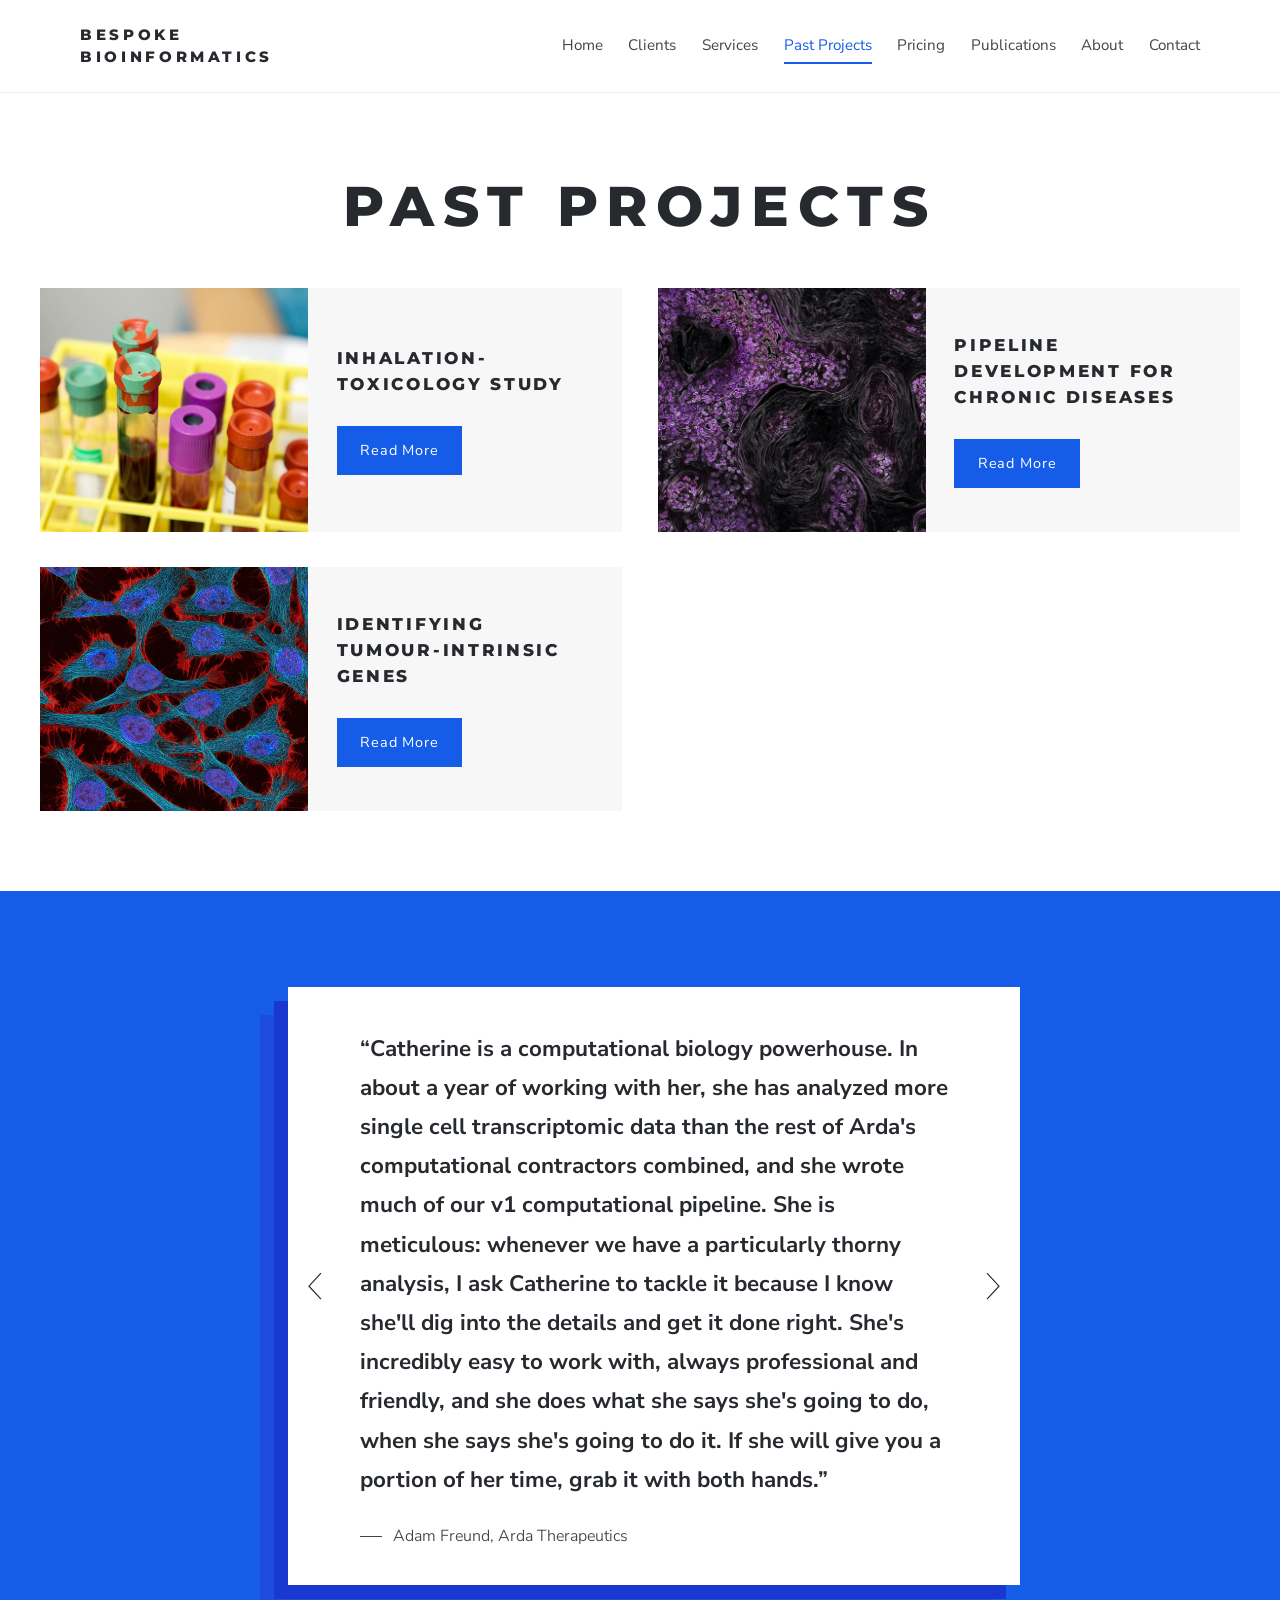
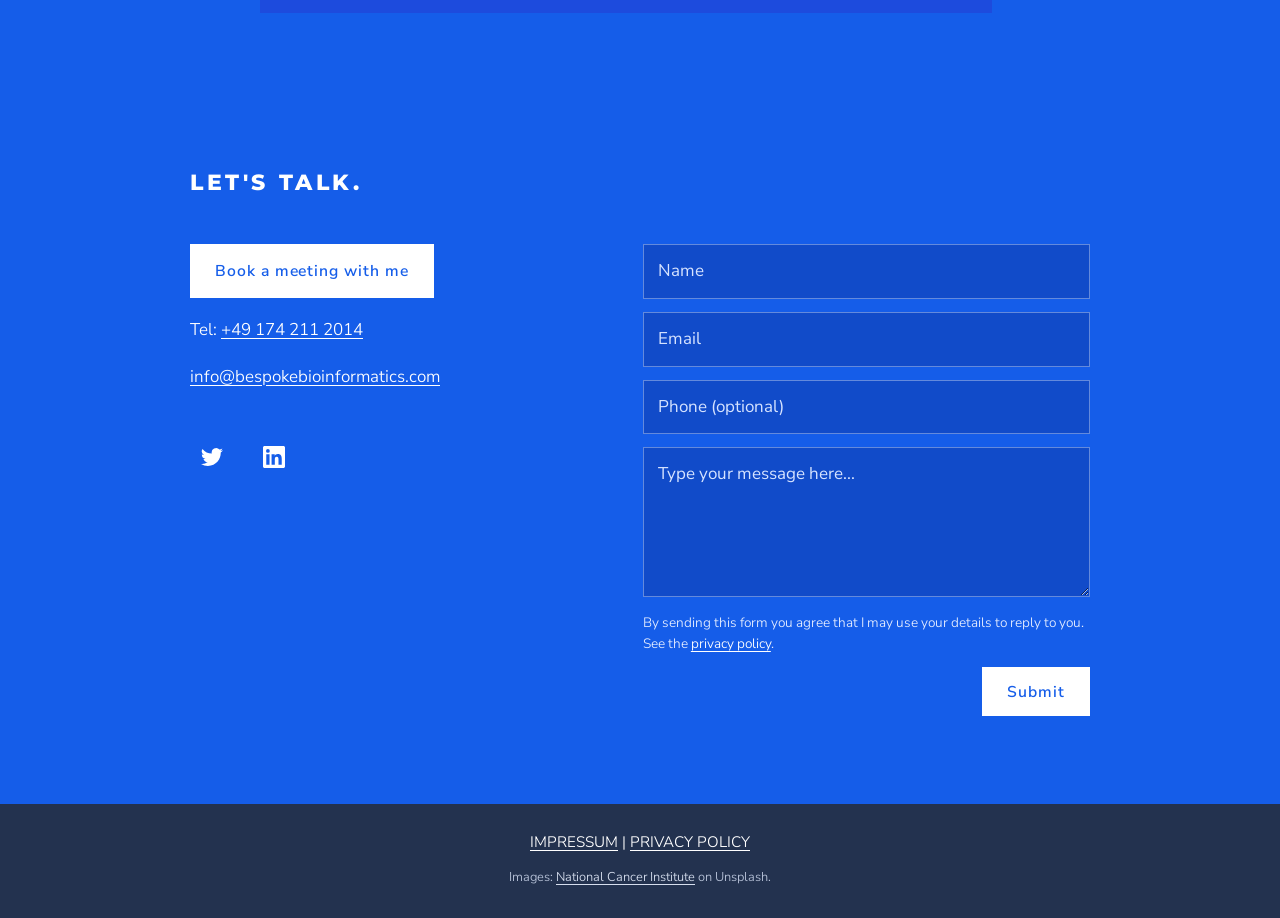
<file: past-projects.html>
<!DOCTYPE html>
<html lang="en">
<head>
<meta charset="utf-8">
<meta name="viewport" content="width=device-width, initial-scale=1">
<title>Bioinformatics Case Studies | Bespoke Bioinformatics</title>
<meta name="description" content="Case studies from freelance bioinformatics projects: time-course RNA-seq, single-cell pipeline development and tumour-intrinsic gene discovery, with client testimonials.">
<link rel="canonical" href="https://www.bespokebioinformatics.com/past-projects">
<meta property="og:type" content="website">
<meta property="og:site_name" content="Bespoke Bioinformatics">
<meta property="og:title" content="Bioinformatics Case Studies | Bespoke Bioinformatics">
<meta property="og:description" content="Case studies from freelance bioinformatics projects: time-course RNA-seq, single-cell pipeline development and tumour-intrinsic gene discovery, with client testimonials.">
<meta property="og:url" content="https://www.bespokebioinformatics.com/past-projects">
<meta property="og:image" content="https://www.bespokebioinformatics.com/assets/img/catherine-sargent.jpg">
<meta name="twitter:card" content="summary_large_image">
<link rel="icon" href="assets/favicon.svg" type="image/svg+xml">
<link rel="preload" href="assets/fonts/montserrat-latin-wght-normal.woff2" as="font" type="font/woff2" crossorigin>
<link rel="preload" href="assets/fonts/nunito-sans-latin-wght-normal.woff2" as="font" type="font/woff2" crossorigin>
<link rel="stylesheet" href="assets/css/style.css">
  <script defer src="https://cloud.umami.is/script.js" data-website-id="8895d933-4756-46ab-89f8-b05deeb8e1e9" data-do-not-track="true"></script>
</head>
<body>
<a class="skip-link" href="#main">Skip to content</a>
<header class="site-header">
  <div class="header-inner">
    <a class="brand" href="index.html">Bespoke<br>Bioinformatics</a>
    <button class="nav-toggle" aria-expanded="false" aria-controls="site-nav" aria-label="Menu"><span></span></button>
    <nav class="site-nav" id="site-nav" aria-label="Main">
      <ul class="nav-list">
        <li><a href="index.html">Home</a></li>
        <li><a href="index.html#clients">Clients</a></li>
        <li><a href="services-2.html">Services</a></li>
        <li><a href="past-projects.html" aria-current="page">Past Projects</a></li>
        <li><a href="pricing.html">Pricing</a></li>
        <li><a href="publications.html">Publications</a></li>
        <li><a href="about-8.html">About</a></li>
        <li><a href="contact-8.html">Contact</a></li>
      </ul>
    </nav>
  </div>
</header>
<main id="main">

  <section class="projects-head wrap"><h1 class="page-title display">Past projects</h1></section>
  <ul class="project-cards">
      <li class="project-card">
        <div class="thumb"><img src="assets/img/project-toxicology.jpg" alt="Blood collection tubes with coloured caps in a yellow rack" loading="lazy"></div>
        <div class="body">
          <h2 class="display">Inhalation-toxicology study</h2>
          <a class="btn" href="time-course-bulk-rna-seq-analysis.html">Read More<span class="sr-only"> about Inhalation-toxicology study</span></a>
        </div>
      </li>
      <li class="project-card">
        <div class="thumb"><img src="assets/img/project-pipeline.jpg" alt="False-colour microscopy image of tissue with purple-stained cells" loading="lazy"></div>
        <div class="body">
          <h2 class="display">Pipeline development for chronic diseases</h2>
          <a class="btn" href="pipeline-development.html">Read More<span class="sr-only"> about Pipeline development for chronic diseases</span></a>
        </div>
      </li>
      <li class="project-card">
        <div class="thumb"><img src="assets/img/project-tumour.jpg" alt="Fluorescence microscopy image of cells with blue nuclei and red and teal cytoskeleton" loading="lazy"></div>
        <div class="body">
          <h2 class="display">Identifying tumour-intrinsic genes</h2>
          <a class="btn" href="identifying-tumour-intrinsic-genes.html">Read More<span class="sr-only"> about Identifying tumour-intrinsic genes</span></a>
        </div>
      </li>
  </ul>

  <section class="band-testimonial" aria-label="Client testimonials">
    <div class="testimonials">
      <div class="stack">
        <button class="t-arrow t-prev" aria-label="Previous testimonial"><svg viewBox="0 0 16 28" fill="none" stroke="currentColor" stroke-width="1.2" aria-hidden="true"><path d="M14 1L2 14l12 13"/></svg></button>
          <figure class="testimonial active">
            <blockquote>“Catherine is a computational biology powerhouse. In about a year of working with her, she has analyzed more single cell transcriptomic data than the rest of Arda's computational contractors combined, and she wrote much of our v1 computational pipeline. She is meticulous: whenever we have a particularly thorny analysis, I ask Catherine to tackle it because I know she'll dig into the details and get it done right. She's incredibly easy to work with, always professional and friendly, and she does what she says she's going to do, when she says she's going to do it. If she will give you a portion of her time, grab it with both hands.”</blockquote>
            <figcaption>Adam Freund, Arda Therapeutics</figcaption>
          </figure>
          <figure class="testimonial">
            <blockquote>“Thanks for uploading the report and all the files. I had a look and it all looks really great. I really enjoyed working with you on the project and you did a fantastic job navigating around all the problems and requests we had. I hope for the future we will find another project to work on together. I will definitely recommend you to my colleagues and further network.”</blockquote>
            <figcaption>Iris Muller, Unilever</figcaption>
          </figure>
        <button class="t-arrow t-next" aria-label="Next testimonial"><svg viewBox="0 0 16 28" fill="none" stroke="currentColor" stroke-width="1.2" aria-hidden="true"><path d="M2 1l12 13L2 27"/></svg></button>
      </div>
    </div>
  </section>
</main>
<section class="band" aria-labelledby="talk-h">
  <div class="talk">
    <h2 class="display" id="talk-h">Let's talk.</h2>
    <div class="talk-details">
      <a class="btn btn-light" href="https://calendly.com/catsargent/30min" rel="noopener">Book a meeting with me</a>
      <p>Tel: <a href="tel:+491742112014">+49 174 211 2014</a></p>
      <p><a href="mailto:info@bespokebioinformatics.com">info@bespokebioinformatics.com</a></p>
      <ul class="socials">
        <li><a href="https://twitter.com/CatherineLWorth" rel="noopener" aria-label="Twitter"><img src="assets/icons/social-x.svg" alt="" width="22" height="22" style="filter:invert(1)"></a></li>
        <li><a href="https://www.linkedin.com/in/catherine-sargent-727aab9/" rel="noopener" aria-label="LinkedIn"><img src="assets/icons/social-linkedin.svg" alt="" width="22" height="22" style="filter:invert(1)"></a></li>
      </ul>
    </div>
    <form class="form" action="https://script.google.com/macros/s/AKfycbzHOYvcq770wPypY77G2HIj-T9AM33fTxlrWnqlbpT-st1GVgZ6RSoUFYgRmNFDeRrDJw/exec" method="POST">
      <p class="hp" aria-hidden="true"><label>Leave this empty <input type="text" name="_gotcha" tabindex="-1" autocomplete="off"></label></p>
      <label for="pp-name">Name</label>
      <input id="pp-name" name="name" type="text" placeholder="Name" autocomplete="name" required>
      <label for="pp-email">Email</label>
      <input id="pp-email" name="email" type="email" placeholder="Email" autocomplete="email" required>
      <label for="pp-phone">Phone</label>
      <input id="pp-phone" name="phone" type="tel" placeholder="Phone (optional)" autocomplete="tel">
      <label for="pp-msg">Message</label>
      <textarea id="pp-msg" name="message" placeholder="Type your message here..." required></textarea>
      <p class="consent">By sending this form you agree that I may use your details to reply to you. See the <a href="privacy-policy.html">privacy policy</a>.</p>
      <div class="actions">
        <p class="form-status" role="status" aria-live="polite"></p>
        <button class="btn btn-light" type="submit">Submit</button>
      </div>
    </form>
  </div>
</section>
<footer class="site-footer">
  <p style="margin:0"><a href="impressum.html">IMPRESSUM</a> | <a href="privacy-policy.html">PRIVACY POLICY</a></p>
  <p class="credit">Images: <a href="https://unsplash.com/@nci" rel="noopener">National Cancer Institute</a> on Unsplash.</p>
</footer>
<script src="assets/js/site.js" defer></script>
</body>
</html>
</file>
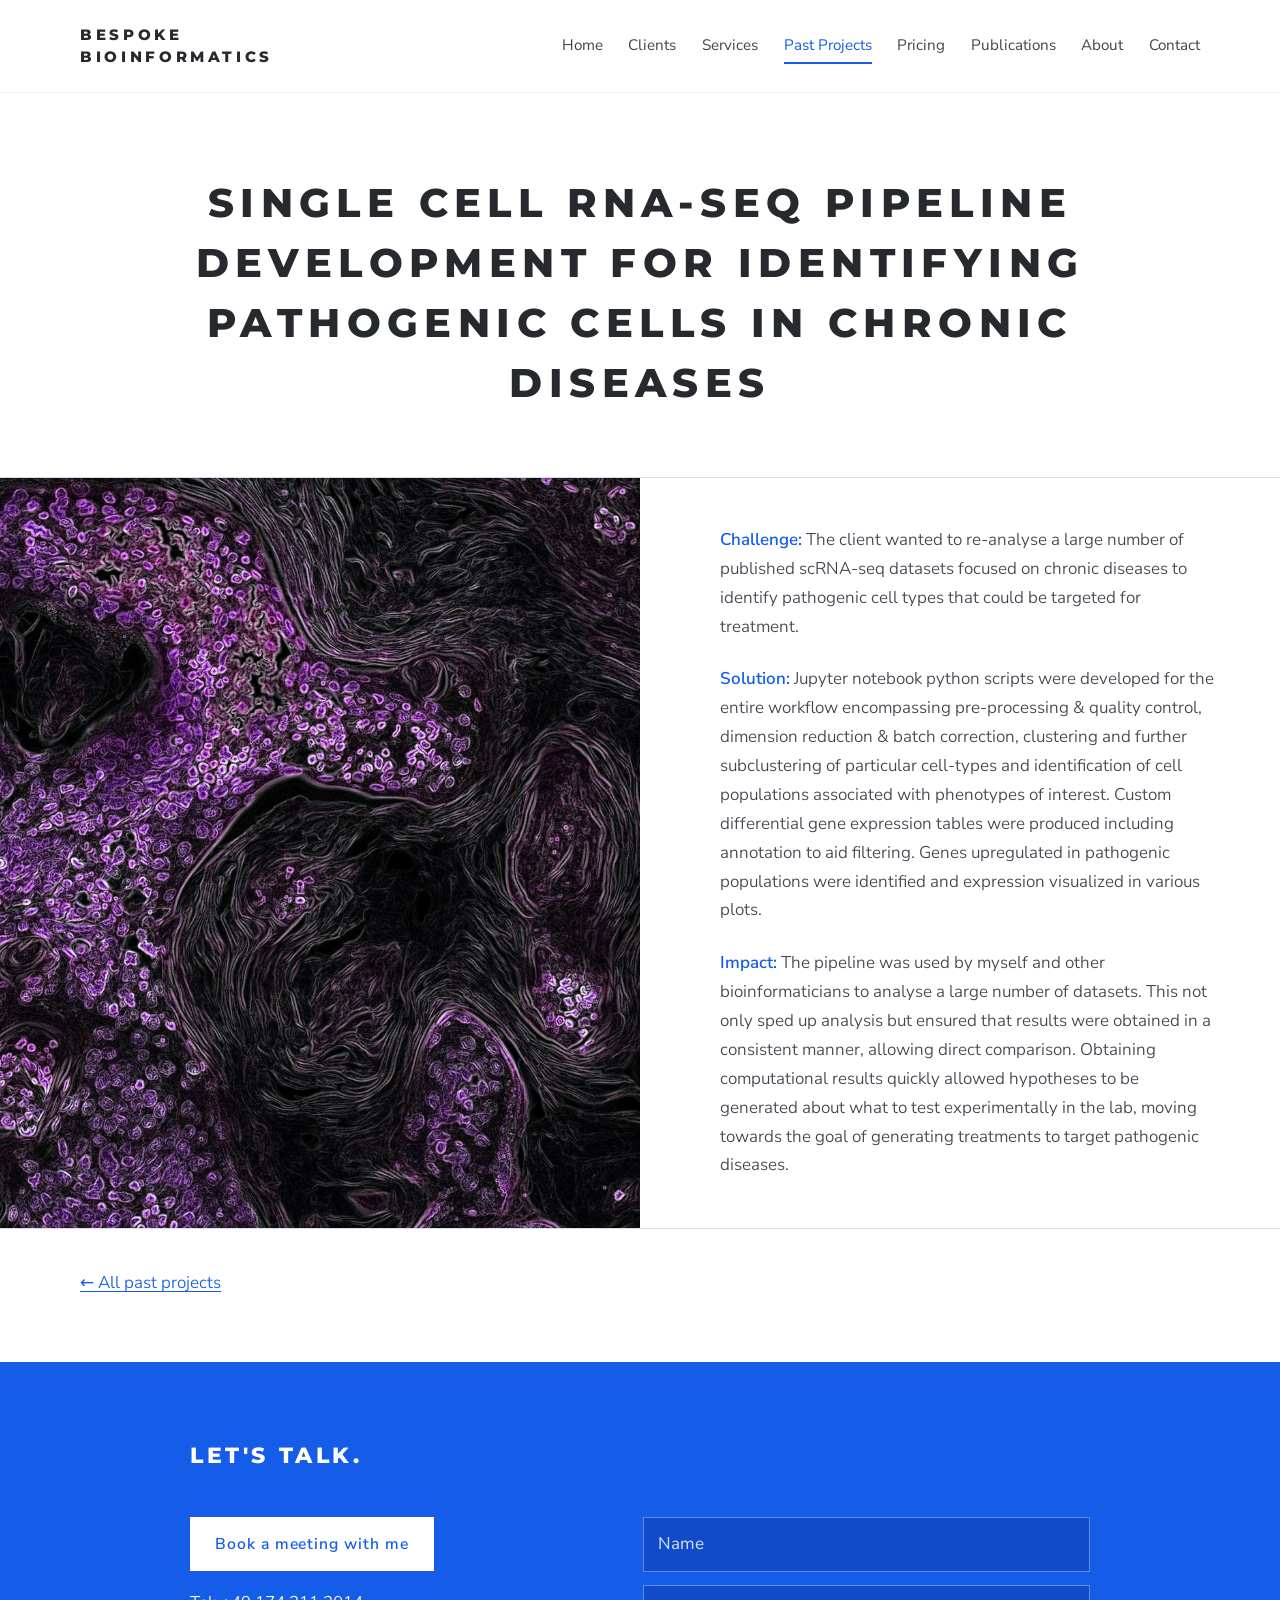
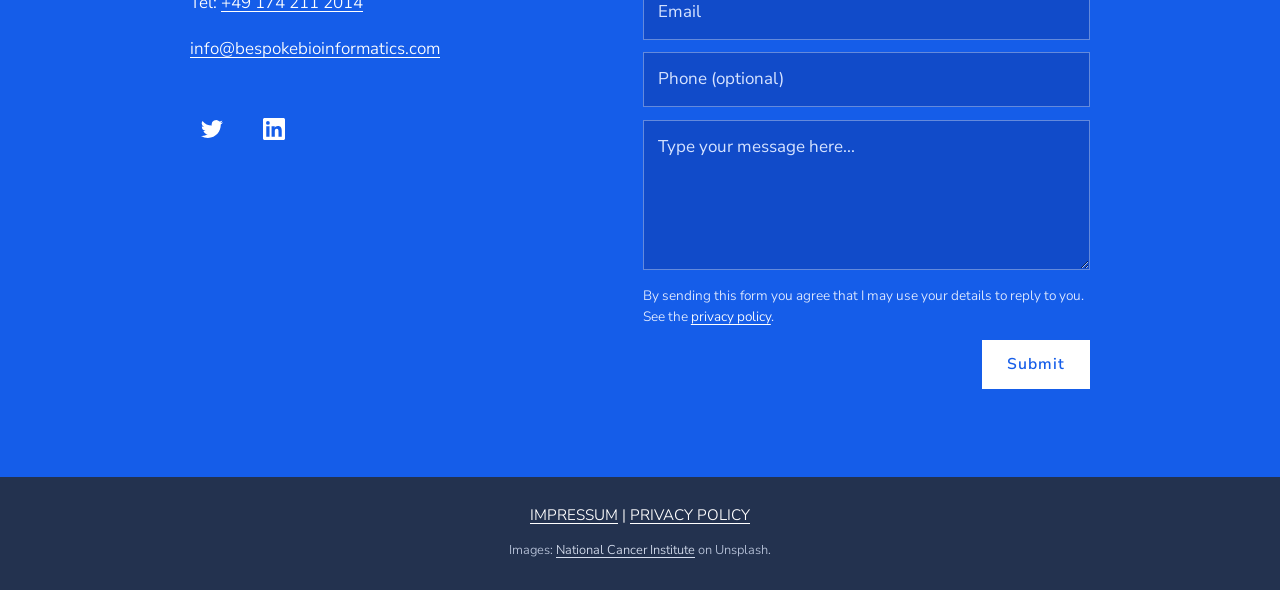
<file: pipeline-development.html>
<!DOCTYPE html>
<html lang="en">
<head>
<meta charset="utf-8">
<meta name="viewport" content="width=device-width, initial-scale=1">
<title>Single-Cell RNA-seq Pipeline Development | Bespoke Bioinformatics</title>
<meta name="description" content="Case study: a reusable Python/Jupyter single-cell RNA-seq pipeline to re-analyse published datasets and identify pathogenic cell populations in chronic diseases.">
<link rel="canonical" href="https://www.bespokebioinformatics.com/pipeline-development">
<meta property="og:type" content="website">
<meta property="og:site_name" content="Bespoke Bioinformatics">
<meta property="og:title" content="Single-Cell RNA-seq Pipeline Development | Bespoke Bioinformatics">
<meta property="og:description" content="Case study: a reusable Python/Jupyter single-cell RNA-seq pipeline to re-analyse published datasets and identify pathogenic cell populations in chronic diseases.">
<meta property="og:url" content="https://www.bespokebioinformatics.com/pipeline-development">
<meta property="og:image" content="https://www.bespokebioinformatics.com/assets/img/catherine-sargent.jpg">
<meta name="twitter:card" content="summary_large_image">
<link rel="icon" href="assets/favicon.svg" type="image/svg+xml">
<link rel="preload" href="assets/fonts/montserrat-latin-wght-normal.woff2" as="font" type="font/woff2" crossorigin>
<link rel="preload" href="assets/fonts/nunito-sans-latin-wght-normal.woff2" as="font" type="font/woff2" crossorigin>
<link rel="stylesheet" href="assets/css/style.css">
  <script defer src="https://cloud.umami.is/script.js" data-website-id="8895d933-4756-46ab-89f8-b05deeb8e1e9" data-do-not-track="true"></script>
</head>
<body>
<a class="skip-link" href="#main">Skip to content</a>
<header class="site-header">
  <div class="header-inner">
    <a class="brand" href="index.html">Bespoke<br>Bioinformatics</a>
    <button class="nav-toggle" aria-expanded="false" aria-controls="site-nav" aria-label="Menu"><span></span></button>
    <nav class="site-nav" id="site-nav" aria-label="Main">
      <ul class="nav-list">
        <li><a href="index.html">Home</a></li>
        <li><a href="index.html#clients">Clients</a></li>
        <li><a href="services-2.html">Services</a></li>
        <li><a href="past-projects.html" aria-current="page">Past Projects</a></li>
        <li><a href="pricing.html">Pricing</a></li>
        <li><a href="publications.html">Publications</a></li>
        <li><a href="about-8.html">About</a></li>
        <li><a href="contact-8.html">Contact</a></li>
      </ul>
    </nav>
  </div>
</header>
<main id="main">

  <section class="project-hero wrap"><h1 class="page-title display">Single cell RNA-seq pipeline development for identifying pathogenic cells in chronic diseases</h1></section>
  <section class="project-detail">
    <div class="pic"><img src="assets/img/project-pipeline.jpg" alt="False-colour microscopy image of tissue with purple-stained cells"></div>
    <div class="copy">
      <p><span class="label">Challenge:</span> The client wanted to re-analyse a large number of published scRNA-seq datasets focused on chronic diseases to identify pathogenic cell types that could be targeted for treatment.</p>
      <p><span class="label">Solution:</span> Jupyter notebook python scripts were developed for the entire workflow encompassing pre-processing &amp; quality control, dimension reduction &amp; batch correction, clustering and further subclustering of particular cell-types and identification of cell populations associated with phenotypes of interest. Custom differential gene expression tables were produced including annotation to aid filtering. Genes upregulated in pathogenic populations were identified and expression visualized in various plots.</p>
      <p><span class="label">Impact:</span> The pipeline was used by myself and other bioinformaticians to analyse a large number of datasets. This not only sped up analysis but ensured that results were obtained in a consistent manner, allowing direct comparison. Obtaining computational results quickly allowed hypotheses to be generated about what to test experimentally in the lab, moving towards the goal of generating treatments to target pathogenic diseases.</p>
    </div>
  </section>
  <div class="wrap"><a class="back-link" href="past-projects.html">&larr; All past projects</a></div>
</main>
<section class="band" aria-labelledby="talk-h">
  <div class="talk">
    <h2 class="display" id="talk-h">Let's talk.</h2>
    <div class="talk-details">
      <a class="btn btn-light" href="https://calendly.com/catsargent/30min" rel="noopener">Book a meeting with me</a>
      <p>Tel: <a href="tel:+491742112014">+49 174 211 2014</a></p>
      <p><a href="mailto:info@bespokebioinformatics.com">info@bespokebioinformatics.com</a></p>
      <ul class="socials">
        <li><a href="https://twitter.com/CatherineLWorth" rel="noopener" aria-label="Twitter"><img src="assets/icons/social-x.svg" alt="" width="22" height="22" style="filter:invert(1)"></a></li>
        <li><a href="https://www.linkedin.com/in/catherine-sargent-727aab9/" rel="noopener" aria-label="LinkedIn"><img src="assets/icons/social-linkedin.svg" alt="" width="22" height="22" style="filter:invert(1)"></a></li>
      </ul>
    </div>
    <form class="form" action="https://script.google.com/macros/s/AKfycbzHOYvcq770wPypY77G2HIj-T9AM33fTxlrWnqlbpT-st1GVgZ6RSoUFYgRmNFDeRrDJw/exec" method="POST">
      <p class="hp" aria-hidden="true"><label>Leave this empty <input type="text" name="_gotcha" tabindex="-1" autocomplete="off"></label></p>
      <label for="pj-name">Name</label>
      <input id="pj-name" name="name" type="text" placeholder="Name" autocomplete="name" required>
      <label for="pj-email">Email</label>
      <input id="pj-email" name="email" type="email" placeholder="Email" autocomplete="email" required>
      <label for="pj-phone">Phone</label>
      <input id="pj-phone" name="phone" type="tel" placeholder="Phone (optional)" autocomplete="tel">
      <label for="pj-msg">Message</label>
      <textarea id="pj-msg" name="message" placeholder="Type your message here..." required></textarea>
      <p class="consent">By sending this form you agree that I may use your details to reply to you. See the <a href="privacy-policy.html">privacy policy</a>.</p>
      <div class="actions">
        <p class="form-status" role="status" aria-live="polite"></p>
        <button class="btn btn-light" type="submit">Submit</button>
      </div>
    </form>
  </div>
</section>
<footer class="site-footer">
  <p style="margin:0"><a href="impressum.html">IMPRESSUM</a> | <a href="privacy-policy.html">PRIVACY POLICY</a></p>
  <p class="credit">Images: <a href="https://unsplash.com/@nci" rel="noopener">National Cancer Institute</a> on Unsplash.</p>
</footer>
<script src="assets/js/site.js" defer></script>
</body>
</html>
</file>
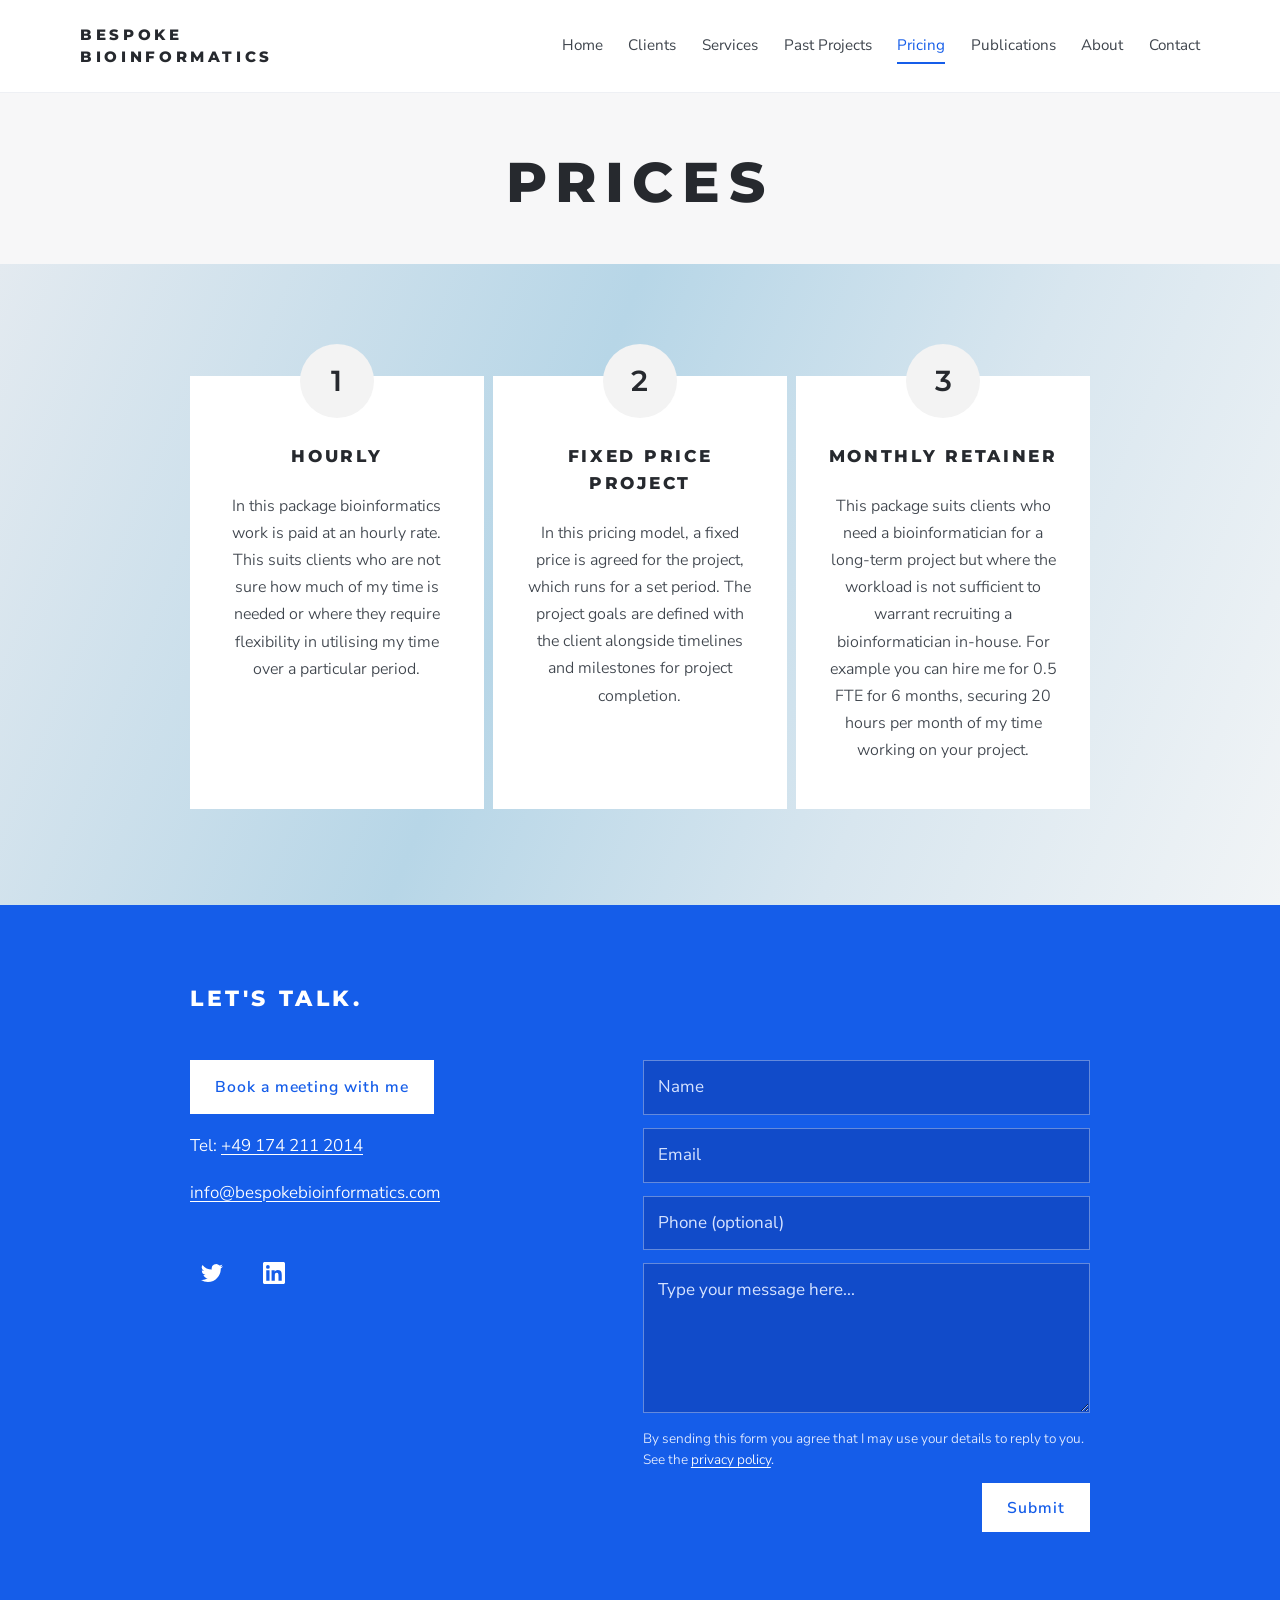
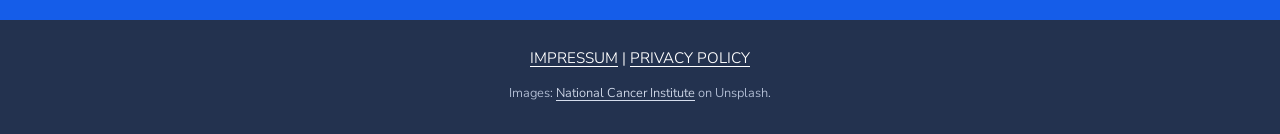
<file: pricing.html>
<!DOCTYPE html>
<html lang="en">
<head>
<meta charset="utf-8">
<meta name="viewport" content="width=device-width, initial-scale=1">
<title>Pricing: Hourly, Fixed Price &amp; Retainer | Bespoke Bioinformatics</title>
<meta name="description" content="Flexible ways to hire a freelance bioinformatician: pay hourly, agree a fixed price project, or book a monthly retainer. Free initial consultation.">
<link rel="canonical" href="https://www.bespokebioinformatics.com/pricing">
<meta property="og:type" content="website">
<meta property="og:site_name" content="Bespoke Bioinformatics">
<meta property="og:title" content="Pricing: Hourly, Fixed Price &amp; Retainer | Bespoke Bioinformatics">
<meta property="og:description" content="Flexible ways to hire a freelance bioinformatician: pay hourly, agree a fixed price project, or book a monthly retainer. Free initial consultation.">
<meta property="og:url" content="https://www.bespokebioinformatics.com/pricing">
<meta property="og:image" content="https://www.bespokebioinformatics.com/assets/img/catherine-sargent.jpg">
<meta name="twitter:card" content="summary_large_image">
<link rel="icon" href="assets/favicon.svg" type="image/svg+xml">
<link rel="preload" href="assets/fonts/montserrat-latin-wght-normal.woff2" as="font" type="font/woff2" crossorigin>
<link rel="preload" href="assets/fonts/nunito-sans-latin-wght-normal.woff2" as="font" type="font/woff2" crossorigin>
<link rel="stylesheet" href="assets/css/style.css">
  <script defer src="https://cloud.umami.is/script.js" data-website-id="8895d933-4756-46ab-89f8-b05deeb8e1e9" data-do-not-track="true"></script>
</head>
<body>
<a class="skip-link" href="#main">Skip to content</a>
<header class="site-header">
  <div class="header-inner">
    <a class="brand" href="index.html">Bespoke<br>Bioinformatics</a>
    <button class="nav-toggle" aria-expanded="false" aria-controls="site-nav" aria-label="Menu"><span></span></button>
    <nav class="site-nav" id="site-nav" aria-label="Main">
      <ul class="nav-list">
        <li><a href="index.html">Home</a></li>
        <li><a href="index.html#clients">Clients</a></li>
        <li><a href="services-2.html">Services</a></li>
        <li><a href="past-projects.html">Past Projects</a></li>
        <li><a href="pricing.html" aria-current="page">Pricing</a></li>
        <li><a href="publications.html">Publications</a></li>
        <li><a href="about-8.html">About</a></li>
        <li><a href="contact-8.html">Contact</a></li>
      </ul>
    </nav>
  </div>
</header>
<main id="main">

  <section class="pricing-head"><h1 class="page-title display">Prices</h1></section>
  <section class="pricing-bg" aria-label="Pricing options">
    <ol class="price-cards">
      <li class="price-card"><span class="num" aria-hidden="true">1</span>
        <h2 class="display">Hourly</h2>
        <p>In this package bioinformatics work is paid at an hourly rate. This suits clients who are not sure how much of my time is needed or where they require flexibility in utilising my time over a particular period.</p></li>
      <li class="price-card"><span class="num" aria-hidden="true">2</span>
        <h2 class="display">Fixed price project</h2>
        <p>In this pricing model, a fixed price is agreed for the project, which runs for a set period. The project goals are defined with the client alongside timelines and milestones for project completion.</p></li>
      <li class="price-card"><span class="num" aria-hidden="true">3</span>
        <h2 class="display">Monthly retainer</h2>
        <p>This package suits clients who need a bioinformatician for a long-term project but where the workload is not sufficient to warrant recruiting a bioinformatician in-house. For example you can hire me for 0.5 FTE for 6 months, securing 20 hours per month of my time working on your project.</p></li>
    </ol>
  </section>
</main>
<section class="band" aria-labelledby="talk-h">
  <div class="talk">
    <h2 class="display" id="talk-h">Let's talk.</h2>
    <div class="talk-details">
      <a class="btn btn-light" href="https://calendly.com/catsargent/30min" rel="noopener">Book a meeting with me</a>
      <p>Tel: <a href="tel:+491742112014">+49 174 211 2014</a></p>
      <p><a href="mailto:info@bespokebioinformatics.com">info@bespokebioinformatics.com</a></p>
      <ul class="socials">
        <li><a href="https://twitter.com/CatherineLWorth" rel="noopener" aria-label="Twitter"><img src="assets/icons/social-x.svg" alt="" width="22" height="22" style="filter:invert(1)"></a></li>
        <li><a href="https://www.linkedin.com/in/catherine-sargent-727aab9/" rel="noopener" aria-label="LinkedIn"><img src="assets/icons/social-linkedin.svg" alt="" width="22" height="22" style="filter:invert(1)"></a></li>
      </ul>
    </div>
    <form class="form" action="https://script.google.com/macros/s/AKfycbzHOYvcq770wPypY77G2HIj-T9AM33fTxlrWnqlbpT-st1GVgZ6RSoUFYgRmNFDeRrDJw/exec" method="POST">
      <p class="hp" aria-hidden="true"><label>Leave this empty <input type="text" name="_gotcha" tabindex="-1" autocomplete="off"></label></p>
      <label for="pr-name">Name</label>
      <input id="pr-name" name="name" type="text" placeholder="Name" autocomplete="name" required>
      <label for="pr-email">Email</label>
      <input id="pr-email" name="email" type="email" placeholder="Email" autocomplete="email" required>
      <label for="pr-phone">Phone</label>
      <input id="pr-phone" name="phone" type="tel" placeholder="Phone (optional)" autocomplete="tel">
      <label for="pr-msg">Message</label>
      <textarea id="pr-msg" name="message" placeholder="Type your message here..." required></textarea>
      <p class="consent">By sending this form you agree that I may use your details to reply to you. See the <a href="privacy-policy.html">privacy policy</a>.</p>
      <div class="actions">
        <p class="form-status" role="status" aria-live="polite"></p>
        <button class="btn btn-light" type="submit">Submit</button>
      </div>
    </form>
  </div>
</section>
<footer class="site-footer">
  <p style="margin:0"><a href="impressum.html">IMPRESSUM</a> | <a href="privacy-policy.html">PRIVACY POLICY</a></p>
  <p class="credit">Images: <a href="https://unsplash.com/@nci" rel="noopener">National Cancer Institute</a> on Unsplash.</p>
</footer>
<script src="assets/js/site.js" defer></script>
</body>
</html>
</file>
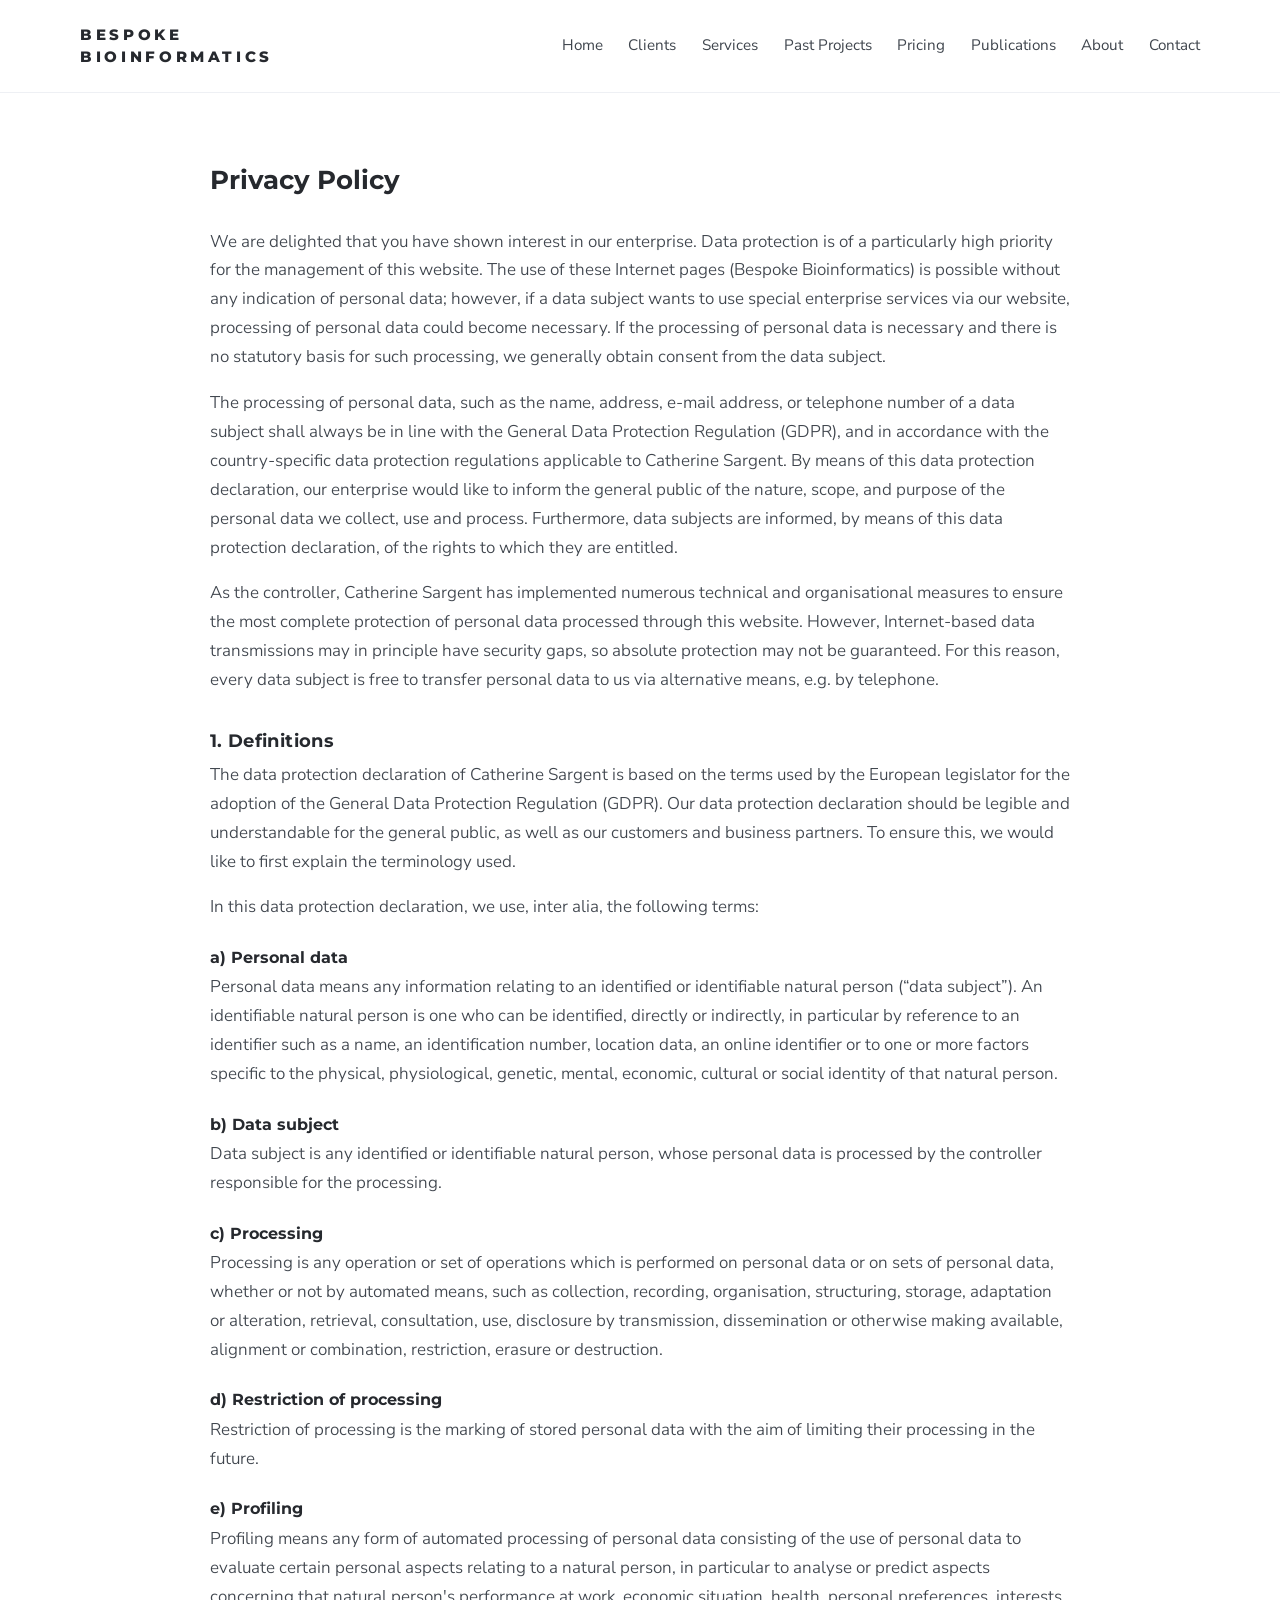
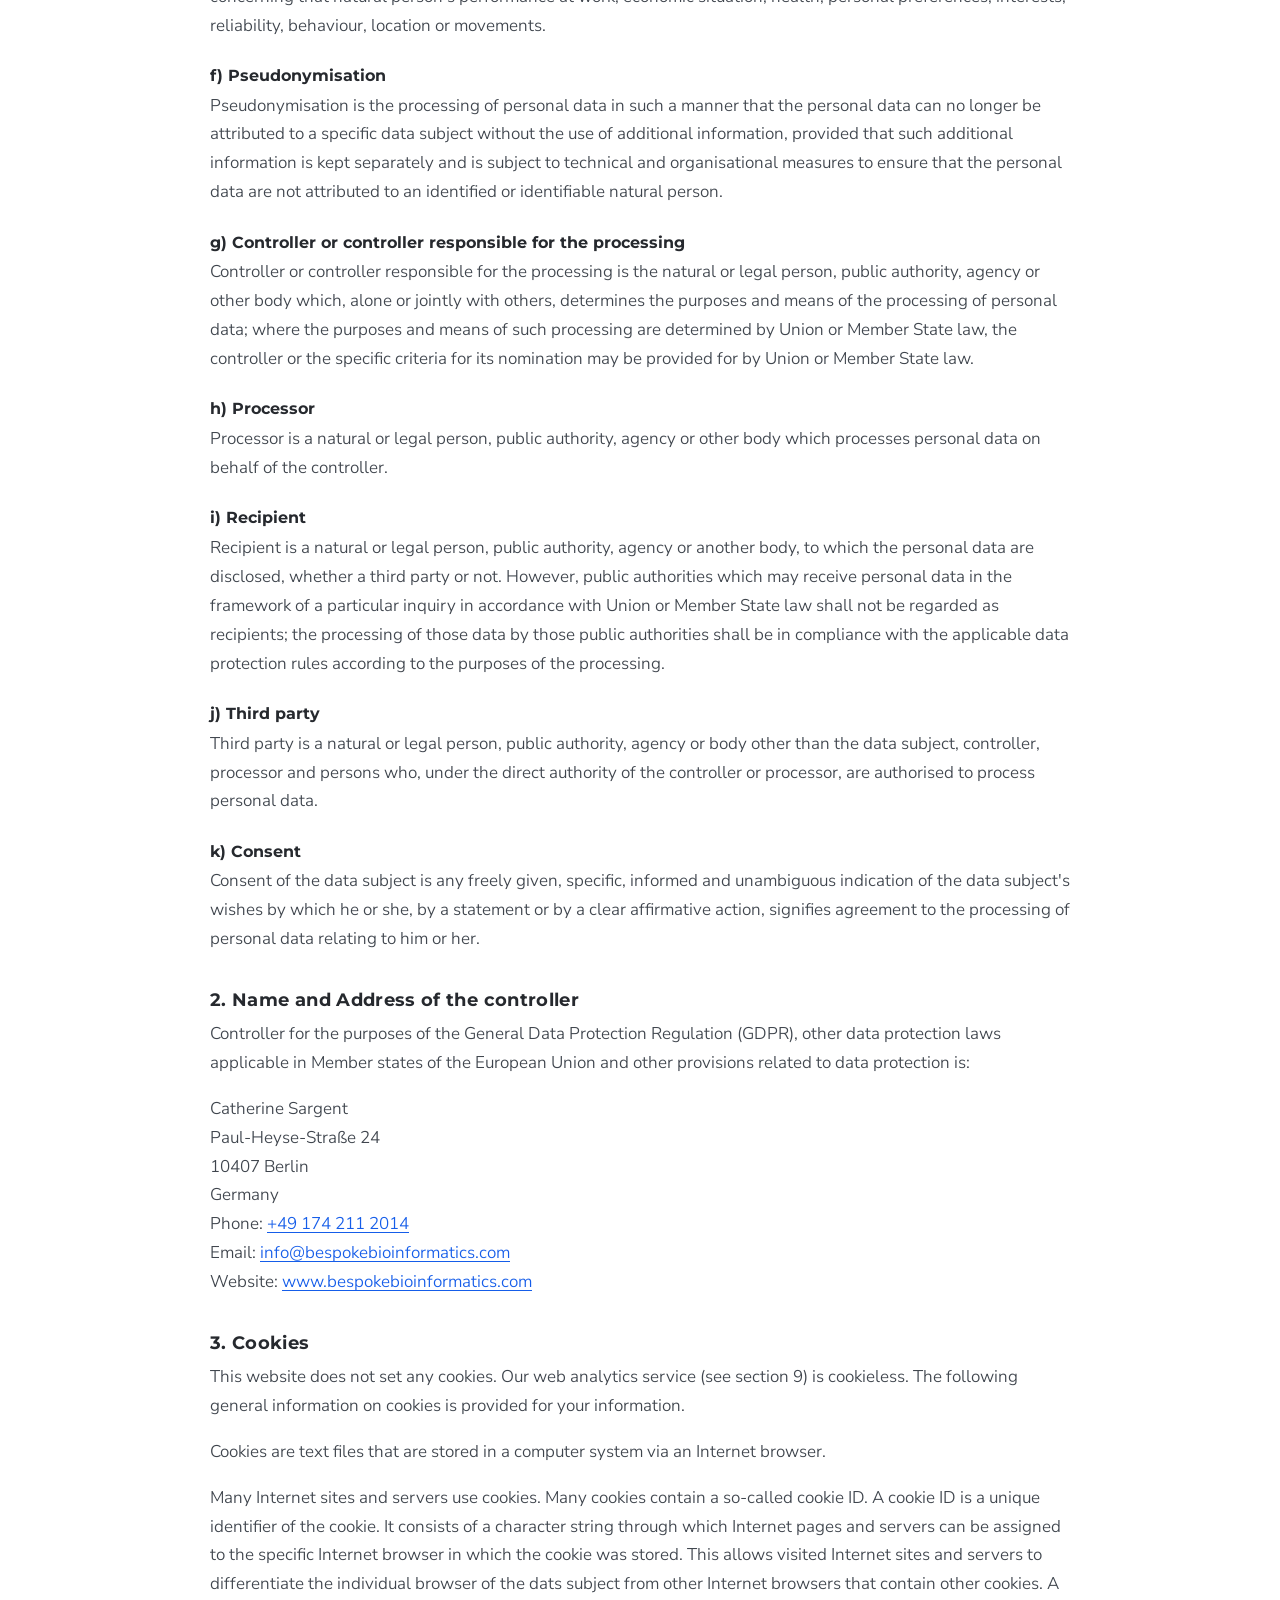
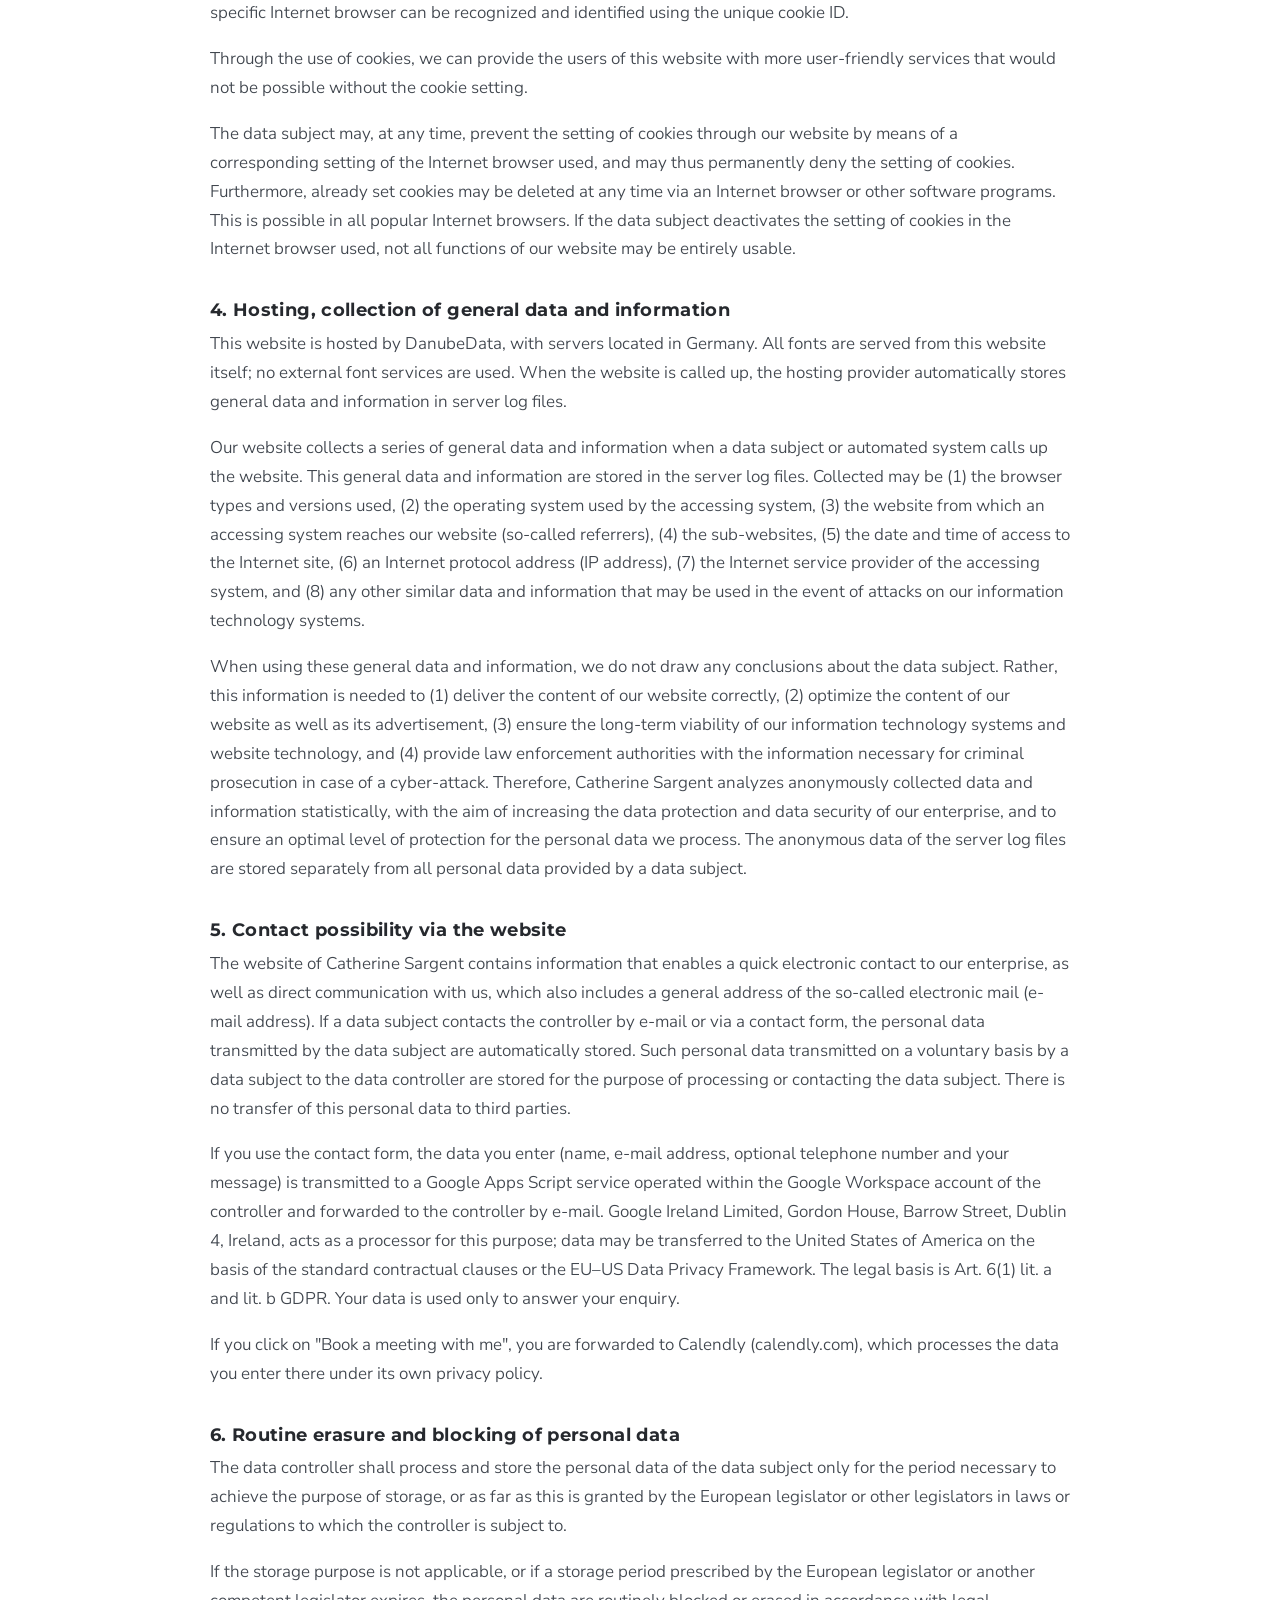
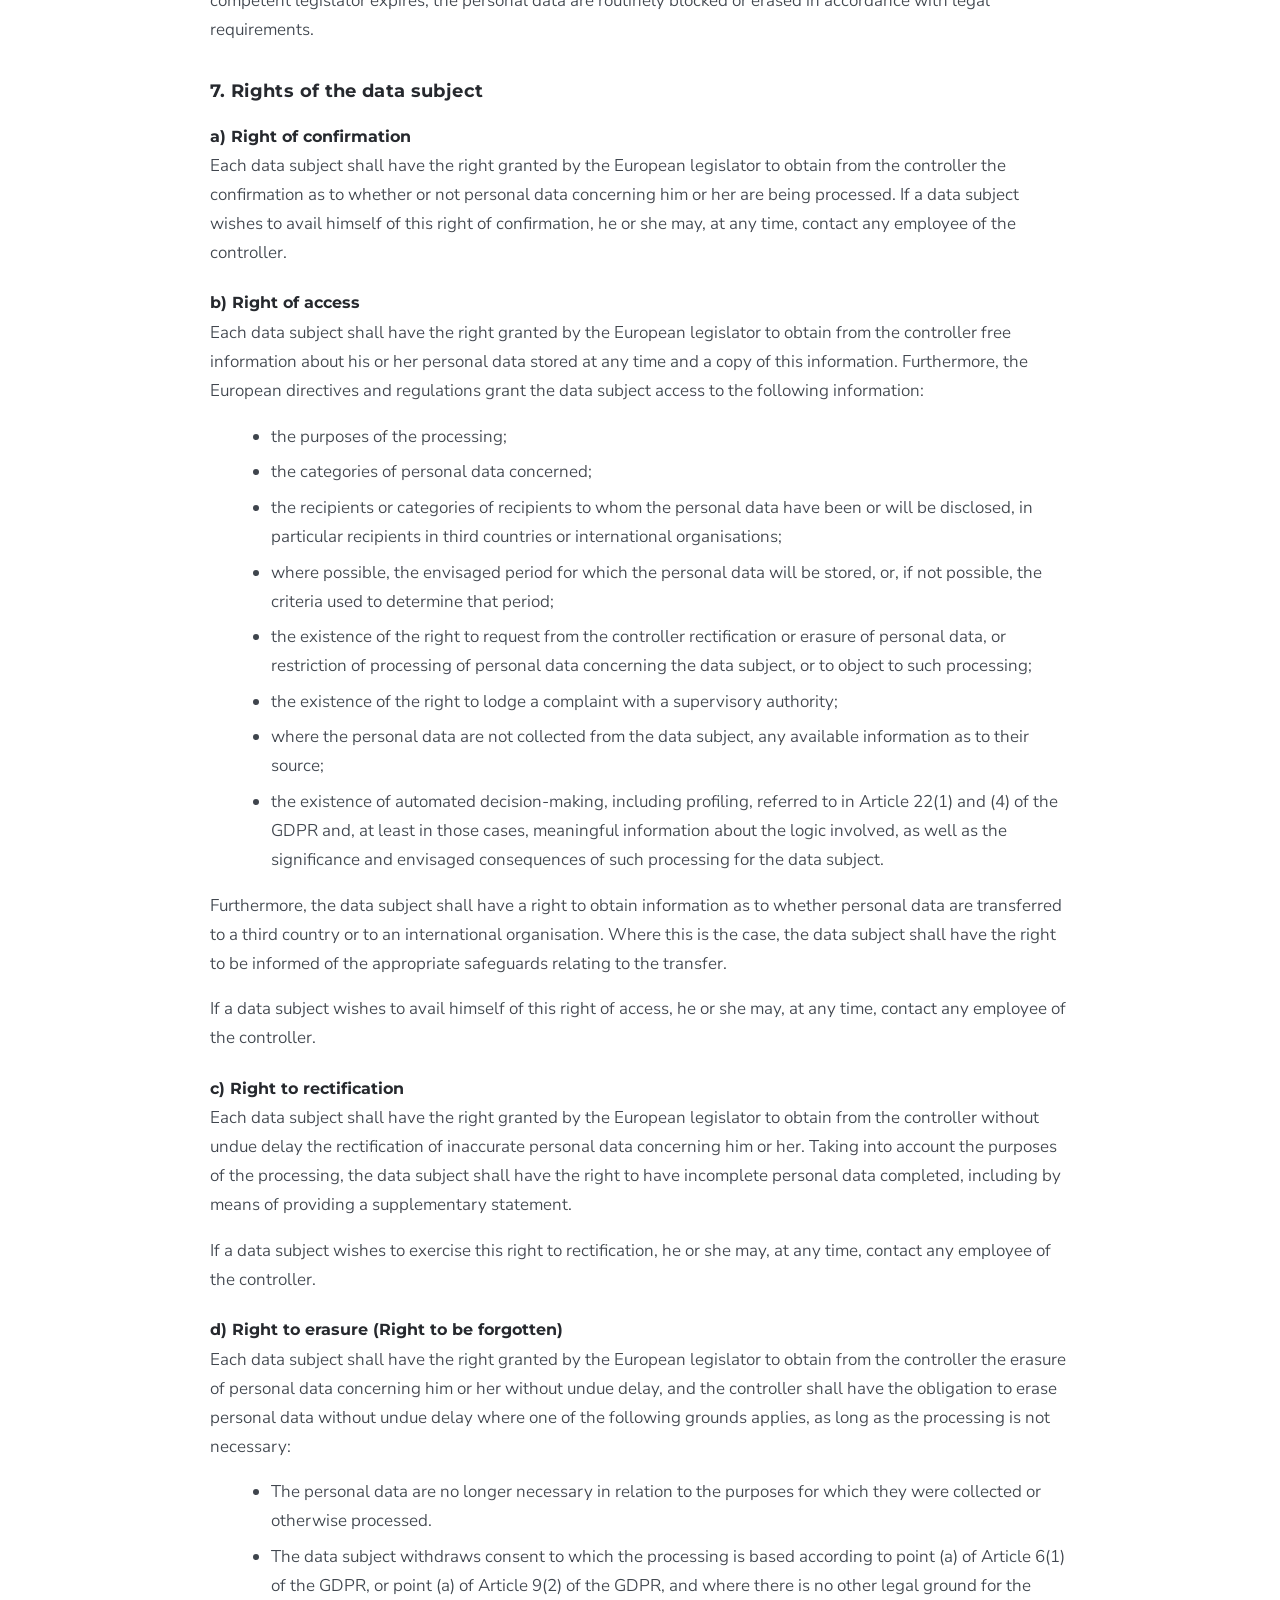
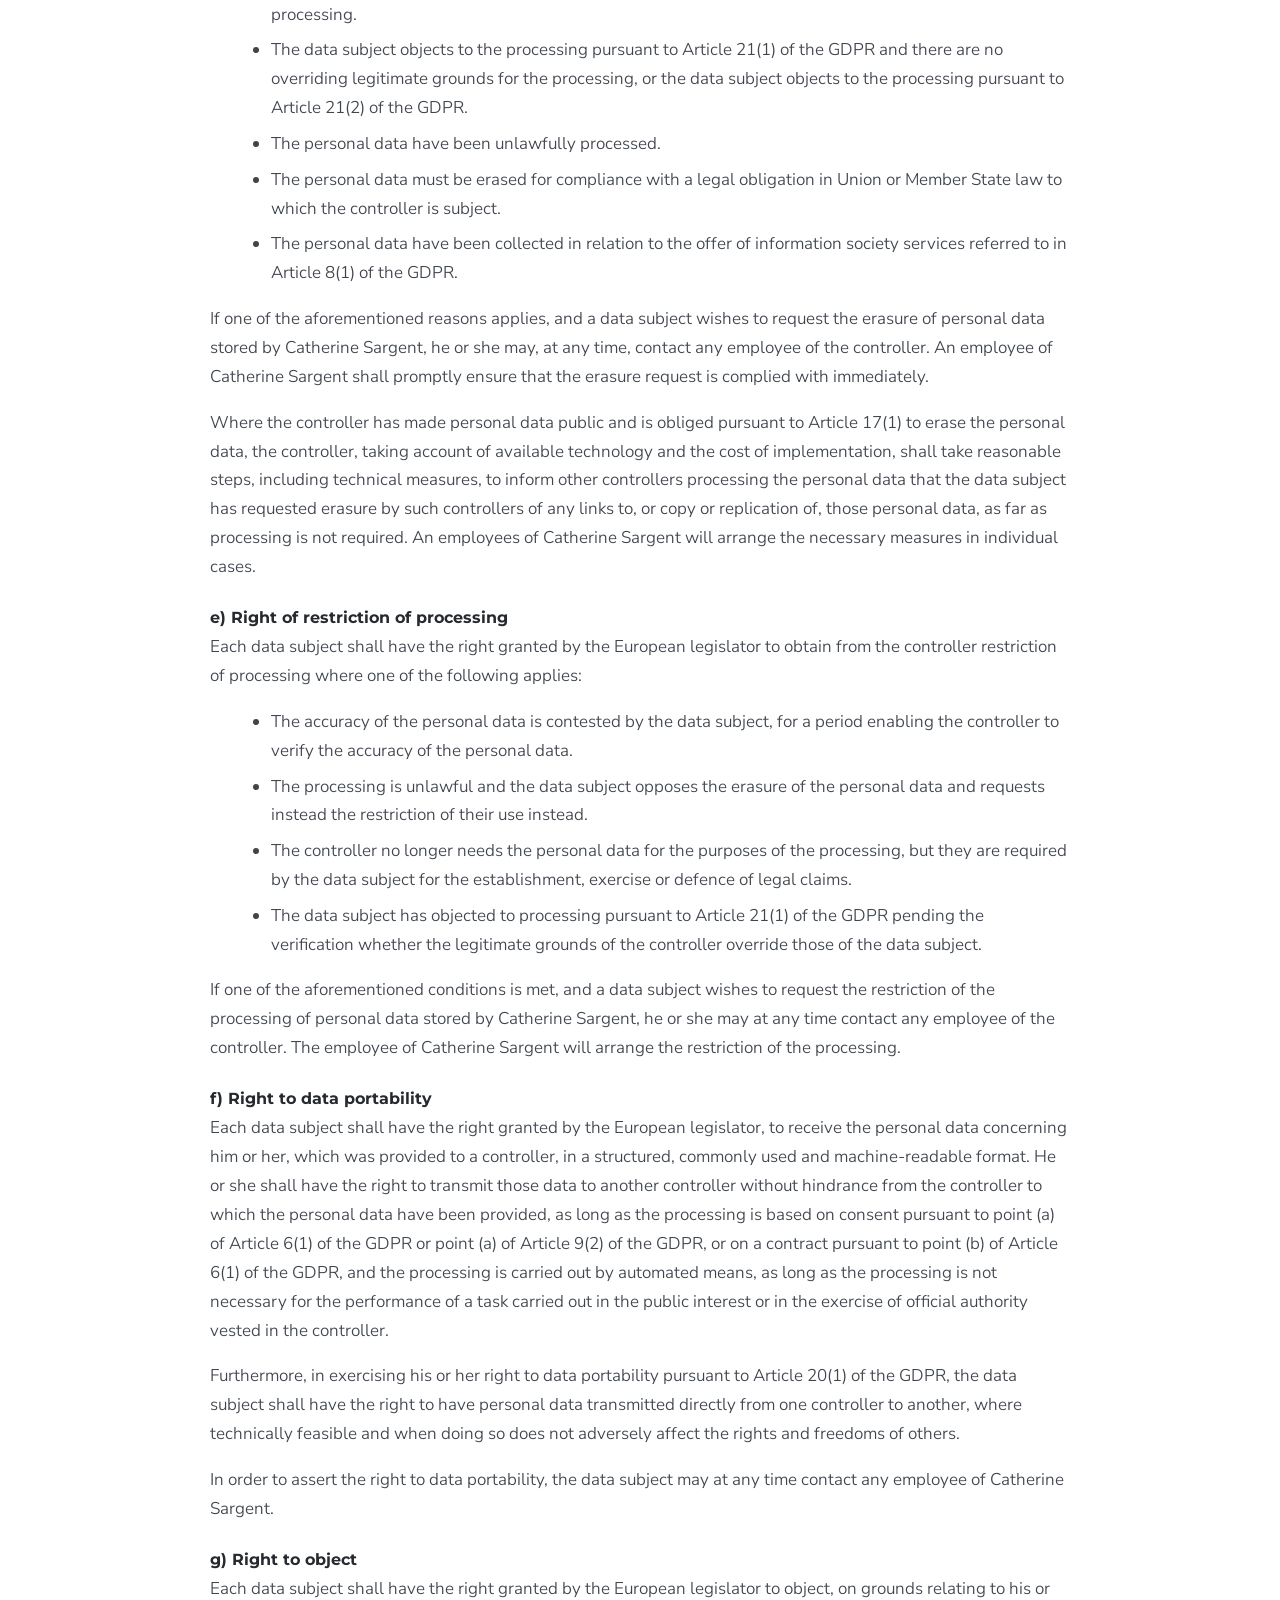
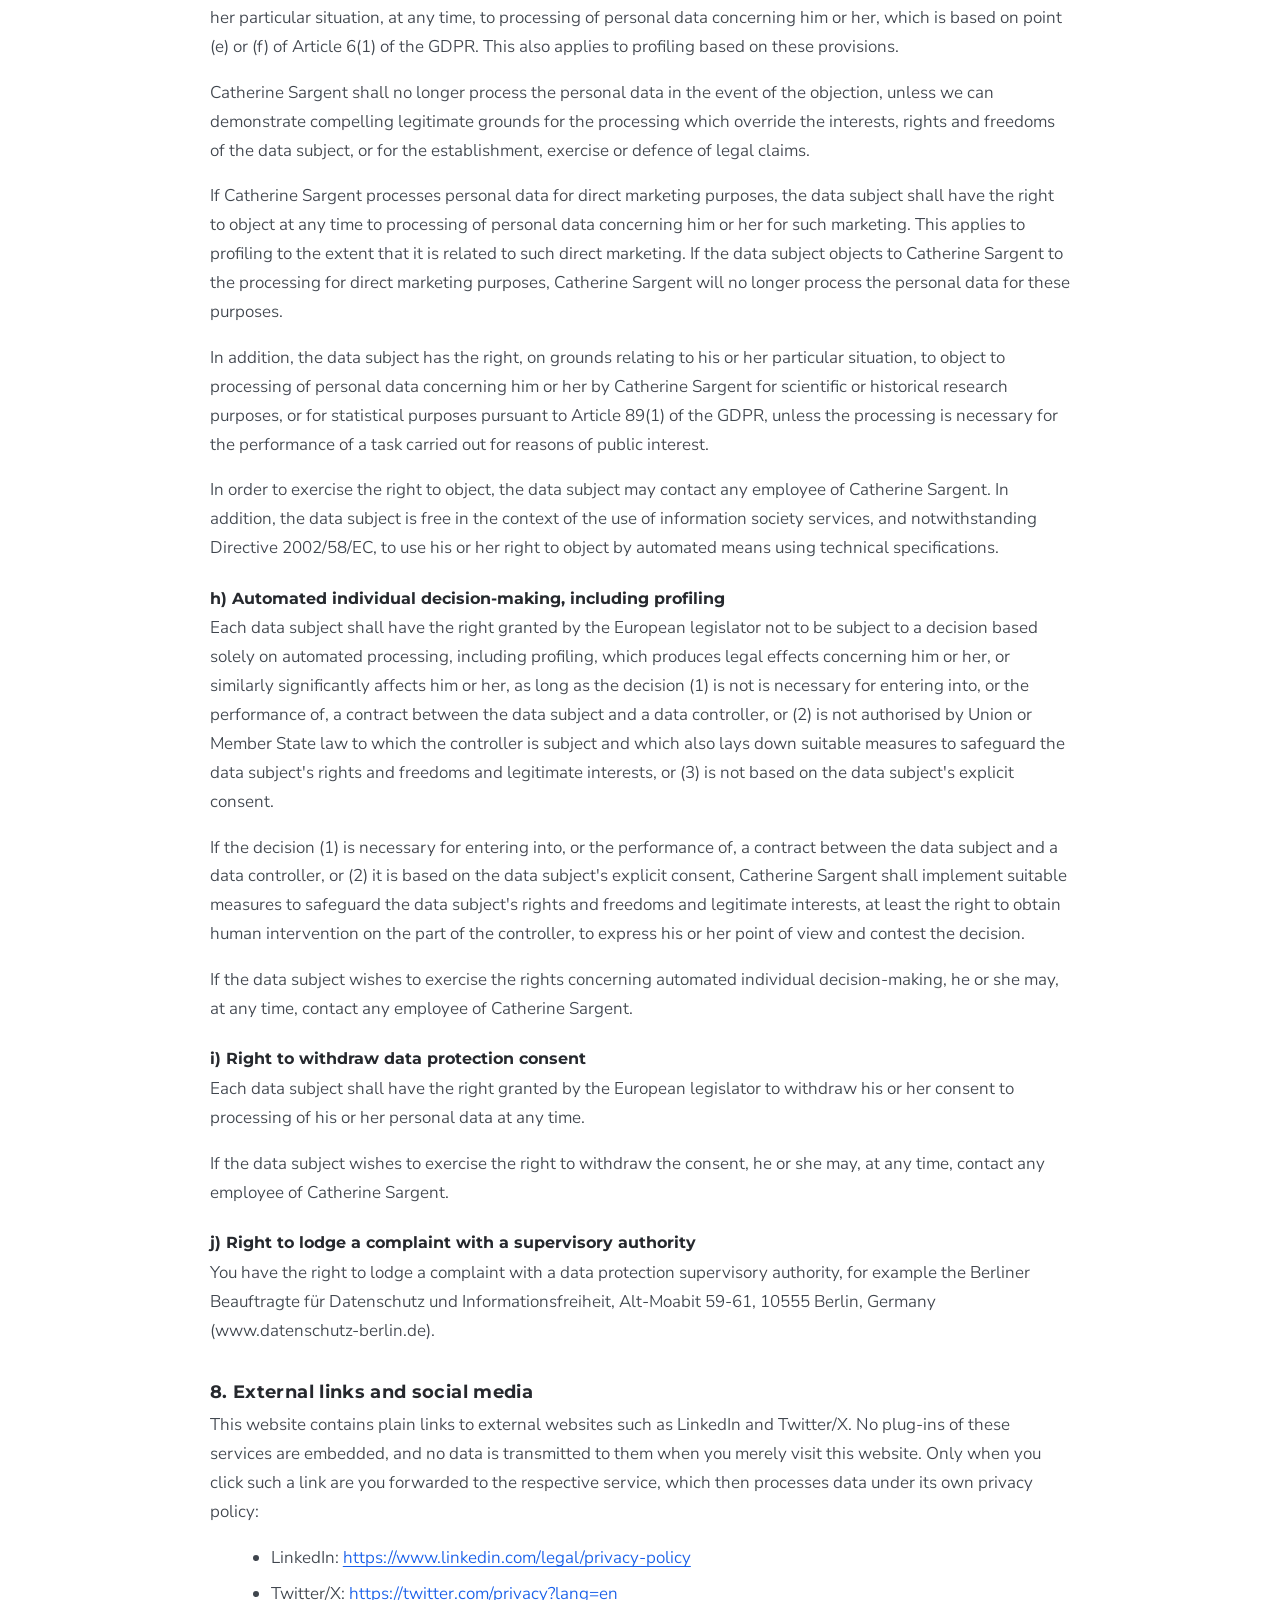
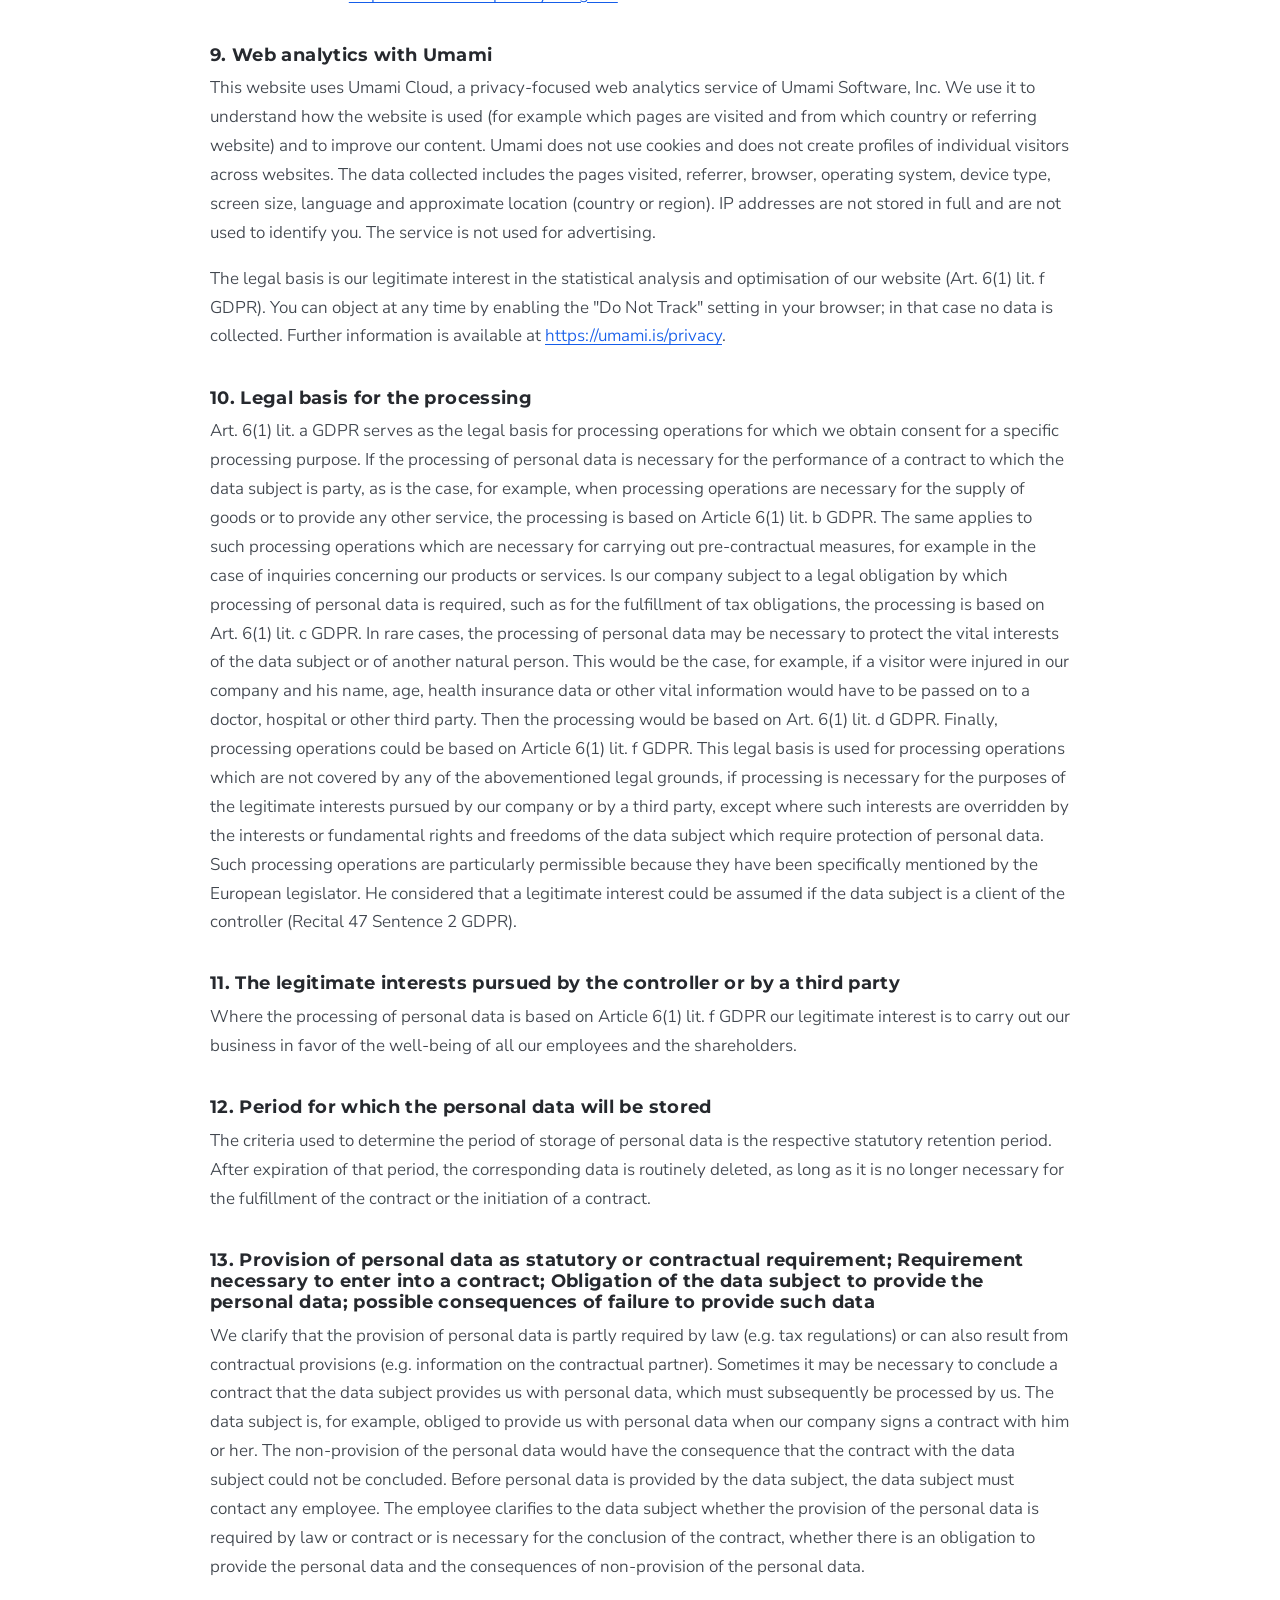
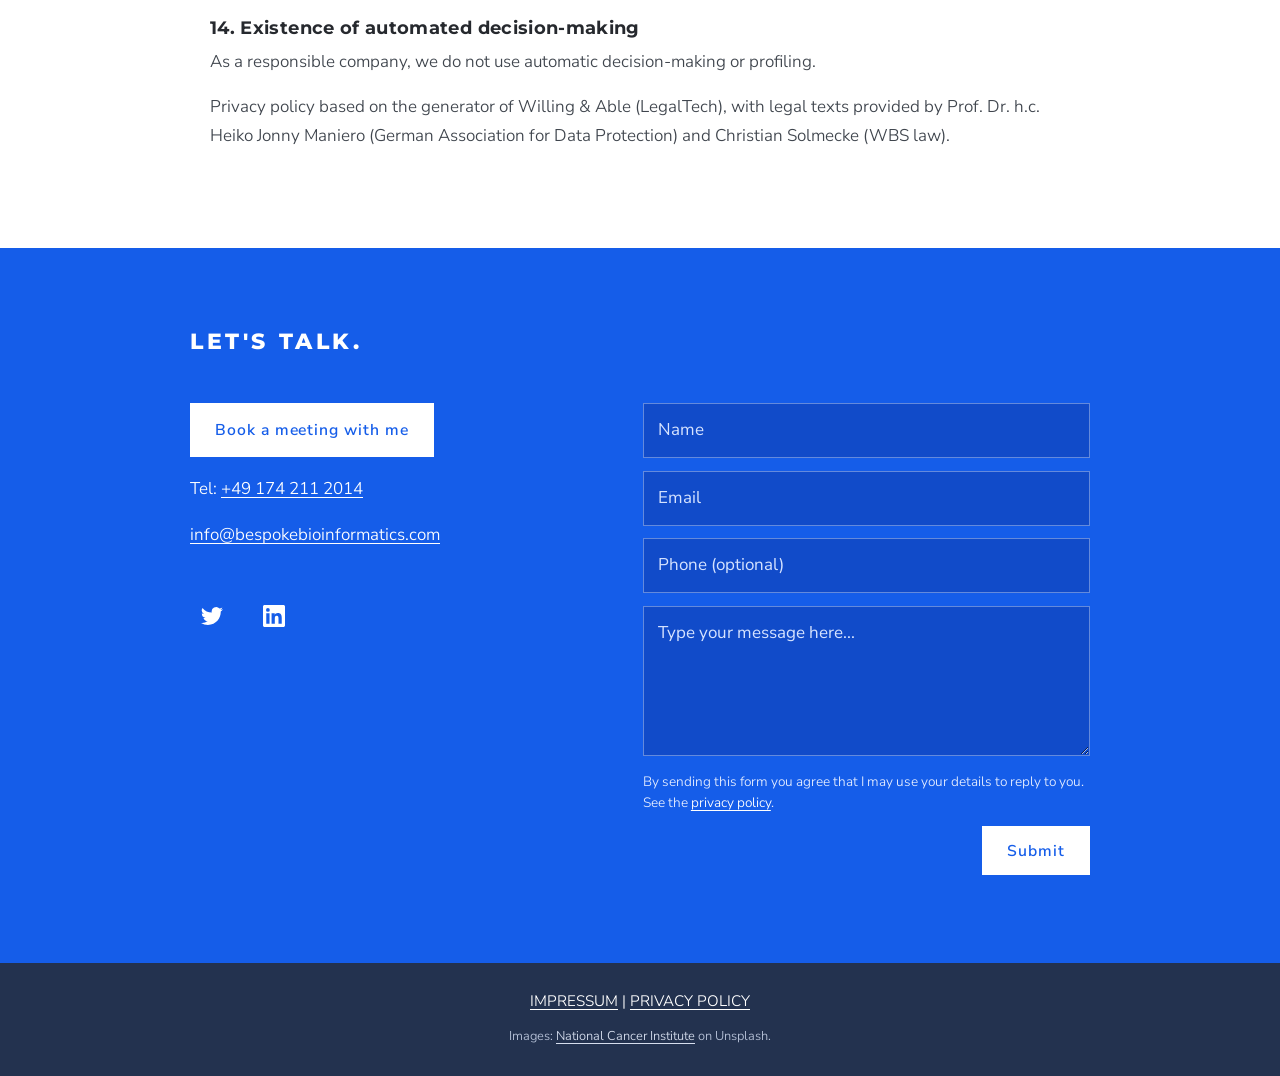
<file: privacy-policy.html>
<!DOCTYPE html>
<html lang="en">
<head>
<meta charset="utf-8">
<meta name="viewport" content="width=device-width, initial-scale=1">
<title>Privacy Policy | Bespoke Bioinformatics</title>
<meta name="description" content="Privacy Policy for bespokebioinformatics.com">
<link rel="canonical" href="https://www.bespokebioinformatics.com/privacy-policy">
<meta property="og:type" content="website">
<meta property="og:site_name" content="Bespoke Bioinformatics">
<meta property="og:title" content="Privacy Policy | Bespoke Bioinformatics">
<meta property="og:description" content="Privacy Policy for bespokebioinformatics.com">
<meta property="og:url" content="https://www.bespokebioinformatics.com/privacy-policy">
<meta property="og:image" content="https://www.bespokebioinformatics.com/assets/img/catherine-sargent.jpg">
<meta name="twitter:card" content="summary_large_image">
<link rel="icon" href="assets/favicon.svg" type="image/svg+xml">
<link rel="preload" href="assets/fonts/montserrat-latin-wght-normal.woff2" as="font" type="font/woff2" crossorigin>
<link rel="preload" href="assets/fonts/nunito-sans-latin-wght-normal.woff2" as="font" type="font/woff2" crossorigin>
<link rel="stylesheet" href="assets/css/style.css">
<meta name="robots" content="noindex">
  <script defer src="https://cloud.umami.is/script.js" data-website-id="8895d933-4756-46ab-89f8-b05deeb8e1e9" data-do-not-track="true"></script>
</head>
<body>
<a class="skip-link" href="#main">Skip to content</a>
<header class="site-header">
  <div class="header-inner">
    <a class="brand" href="index.html">Bespoke<br>Bioinformatics</a>
    <button class="nav-toggle" aria-expanded="false" aria-controls="site-nav" aria-label="Menu"><span></span></button>
    <nav class="site-nav" id="site-nav" aria-label="Main">
      <ul class="nav-list">
        <li><a href="index.html">Home</a></li>
        <li><a href="index.html#clients">Clients</a></li>
        <li><a href="services-2.html">Services</a></li>
        <li><a href="past-projects.html">Past Projects</a></li>
        <li><a href="pricing.html">Pricing</a></li>
        <li><a href="publications.html">Publications</a></li>
        <li><a href="about-8.html">About</a></li>
        <li><a href="contact-8.html">Contact</a></li>
      </ul>
    </nav>
  </div>
</header>
<main id="main">

  <section class="legal wrap-narrow" lang="en">
    <h1>Privacy Policy</h1>
    <p>We are delighted that you have shown interest in our enterprise. Data protection is of a particularly high priority for the management of this website. The use of these Internet pages (Bespoke Bioinformatics) is possible without any indication of personal data; however, if a data subject wants to use special enterprise services via our website, processing of personal data could become necessary. If the processing of personal data is necessary and there is no statutory basis for such processing, we generally obtain consent from the data subject.</p>
    <p>The processing of personal data, such as the name, address, e-mail address, or telephone number of a data subject shall always be in line with the General Data Protection Regulation (GDPR), and in accordance with the country-specific data protection regulations applicable to Catherine Sargent. By means of this data protection declaration, our enterprise would like to inform the general public of the nature, scope, and purpose of the personal data we collect, use and process. Furthermore, data subjects are informed, by means of this data protection declaration, of the rights to which they are entitled.</p>
    <p>As the controller, Catherine Sargent has implemented numerous technical and organisational measures to ensure the most complete protection of personal data processed through this website. However, Internet-based data transmissions may in principle have security gaps, so absolute protection may not be guaranteed. For this reason, every data subject is free to transfer personal data to us via alternative means, e.g. by telephone.</p>
    <h2>1. Definitions</h2>
    <p>The data protection declaration of Catherine Sargent is based on the terms used by the European legislator for the adoption of the General Data Protection Regulation (GDPR). Our data protection declaration should be legible and understandable for the general public, as well as our customers and business partners. To ensure this, we would like to first explain the terminology used.</p>
    <p>In this data protection declaration, we use, inter alia, the following terms:</p>
    <h3>a) Personal data</h3>
    <p>Personal data means any information relating to an identified or identifiable natural person (“data subject”). An identifiable natural person is one who can be identified, directly or indirectly, in particular by reference to an identifier such as a name, an identification number, location data, an online identifier or to one or more factors specific to the physical, physiological, genetic, mental, economic, cultural or social identity of that natural person.</p>
    <h3>b) Data subject</h3>
    <p>Data subject is any identified or identifiable natural person, whose personal data is processed by the controller responsible for the processing.</p>
    <h3>c) Processing</h3>
    <p>Processing is any operation or set of operations which is performed on personal data or on sets of personal data, whether or not by automated means, such as collection, recording, organisation, structuring, storage, adaptation or alteration, retrieval, consultation, use, disclosure by transmission, dissemination or otherwise making available, alignment or combination, restriction, erasure or destruction.</p>
    <h3>d) Restriction of processing</h3>
    <p>Restriction of processing is the marking of stored personal data with the aim of limiting their processing in the future.</p>
    <h3>e) Profiling</h3>
    <p>Profiling means any form of automated processing of personal data consisting of the use of personal data to evaluate certain personal aspects relating to a natural person, in particular to analyse or predict aspects concerning that natural person's performance at work, economic situation, health, personal preferences, interests, reliability, behaviour, location or movements.</p>
    <h3>f) Pseudonymisation</h3>
    <p>Pseudonymisation is the processing of personal data in such a manner that the personal data can no longer be attributed to a specific data subject without the use of additional information, provided that such additional information is kept separately and is subject to technical and organisational measures to ensure that the personal data are not attributed to an identified or identifiable natural person.</p>
    <h3>g) Controller or controller responsible for the processing</h3>
    <p>Controller or controller responsible for the processing is the natural or legal person, public authority, agency or other body which, alone or jointly with others, determines the purposes and means of the processing of personal data; where the purposes and means of such processing are determined by Union or Member State law, the controller or the specific criteria for its nomination may be provided for by Union or Member State law.</p>
    <h3>h) Processor</h3>
    <p>Processor is a natural or legal person, public authority, agency or other body which processes personal data on behalf of the controller.</p>
    <h3>i) Recipient</h3>
    <p>Recipient is a natural or legal person, public authority, agency or another body, to which the personal data are disclosed, whether a third party or not. However, public authorities which may receive personal data in the framework of a particular inquiry in accordance with Union or Member State law shall not be regarded as recipients; the processing of those data by those public authorities shall be in compliance with the applicable data protection rules according to the purposes of the processing.</p>
    <h3>j) Third party</h3>
    <p>Third party is a natural or legal person, public authority, agency or body other than the data subject, controller, processor and persons who, under the direct authority of the controller or processor, are authorised to process personal data.</p>
    <h3>k) Consent</h3>
    <p>Consent of the data subject is any freely given, specific, informed and unambiguous indication of the data subject's wishes by which he or she, by a statement or by a clear affirmative action, signifies agreement to the processing of personal data relating to him or her.</p>
    <h2>2. Name and Address of the controller</h2>
    <p>Controller for the purposes of the General Data Protection Regulation (GDPR), other data protection laws applicable in Member states of the European Union and other provisions related to data protection is:</p>
    <p>Catherine Sargent<br>Paul-Heyse-Straße 24<br>10407 Berlin<br>Germany<br>Phone: <a href="tel:+491742112014">+49 174 211 2014</a><br>Email: <a href="mailto:info@bespokebioinformatics.com">info@bespokebioinformatics.com</a><br>Website: <a href="https://www.bespokebioinformatics.com">www.bespokebioinformatics.com</a></p>
    <h2>3. Cookies</h2>
    <p>This website does not set any cookies. Our web analytics service (see section 9) is cookieless. The following general information on cookies is provided for your information.</p>
    <p>Cookies are text files that are stored in a computer system via an Internet browser.</p>
    <p>Many Internet sites and servers use cookies. Many cookies contain a so-called cookie ID. A cookie ID is a unique identifier of the cookie. It consists of a character string through which Internet pages and servers can be assigned to the specific Internet browser in which the cookie was stored. This allows visited Internet sites and servers to differentiate the individual browser of the dats subject from other Internet browsers that contain other cookies. A specific Internet browser can be recognized and identified using the unique cookie ID.</p>
    <p>Through the use of cookies, we can provide the users of this website with more user-friendly services that would not be possible without the cookie setting.</p>
    <p>The data subject may, at any time, prevent the setting of cookies through our website by means of a corresponding setting of the Internet browser used, and may thus permanently deny the setting of cookies. Furthermore, already set cookies may be deleted at any time via an Internet browser or other software programs. This is possible in all popular Internet browsers. If the data subject deactivates the setting of cookies in the Internet browser used, not all functions of our website may be entirely usable.</p>
    <h2>4. Hosting, collection of general data and information</h2>
    <p>This website is hosted by DanubeData, with servers located in Germany. All fonts are served from this website itself; no external font services are used. When the website is called up, the hosting provider automatically stores general data and information in server log files.</p>
    <p>Our website collects a series of general data and information when a data subject or automated system calls up the website. This general data and information are stored in the server log files. Collected may be (1) the browser types and versions used, (2) the operating system used by the accessing system, (3) the website from which an accessing system reaches our website (so-called referrers), (4) the sub-websites, (5) the date and time of access to the Internet site, (6) an Internet protocol address (IP address), (7) the Internet service provider of the accessing system, and (8) any other similar data and information that may be used in the event of attacks on our information technology systems.</p>
    <p>When using these general data and information, we do not draw any conclusions about the data subject. Rather, this information is needed to (1) deliver the content of our website correctly, (2) optimize the content of our website as well as its advertisement, (3) ensure the long-term viability of our information technology systems and website technology, and (4) provide law enforcement authorities with the information necessary for criminal prosecution in case of a cyber-attack. Therefore, Catherine Sargent analyzes anonymously collected data and information statistically, with the aim of increasing the data protection and data security of our enterprise, and to ensure an optimal level of protection for the personal data we process. The anonymous data of the server log files are stored separately from all personal data provided by a data subject.</p>
    <h2>5. Contact possibility via the website</h2>
    <p>The website of Catherine Sargent contains information that enables a quick electronic contact to our enterprise, as well as direct communication with us, which also includes a general address of the so-called electronic mail (e-mail address). If a data subject contacts the controller by e-mail or via a contact form, the personal data transmitted by the data subject are automatically stored. Such personal data transmitted on a voluntary basis by a data subject to the data controller are stored for the purpose of processing or contacting the data subject. There is no transfer of this personal data to third parties.</p>
    <p>If you use the contact form, the data you enter (name, e-mail address, optional telephone number and your message) is transmitted to a Google Apps Script service operated within the Google Workspace account of the controller and forwarded to the controller by e-mail. Google Ireland Limited, Gordon House, Barrow Street, Dublin 4, Ireland, acts as a processor for this purpose; data may be transferred to the United States of America on the basis of the standard contractual clauses or the EU–US Data Privacy Framework. The legal basis is Art. 6(1) lit. a and lit. b GDPR. Your data is used only to answer your enquiry.</p>
    <p>If you click on "Book a meeting with me", you are forwarded to Calendly (calendly.com), which processes the data you enter there under its own privacy policy.</p>
    <h2>6. Routine erasure and blocking of personal data</h2>
    <p>The data controller shall process and store the personal data of the data subject only for the period necessary to achieve the purpose of storage, or as far as this is granted by the European legislator or other legislators in laws or regulations to which the controller is subject to.</p>
    <p>If the storage purpose is not applicable, or if a storage period prescribed by the European legislator or another competent legislator expires, the personal data are routinely blocked or erased in accordance with legal requirements.</p>
    <h2>7. Rights of the data subject</h2>
    <h3>a) Right of confirmation</h3>
    <p>Each data subject shall have the right granted by the European legislator to obtain from the controller the confirmation as to whether or not personal data concerning him or her are being processed. If a data subject wishes to avail himself of this right of confirmation, he or she may, at any time, contact any employee of the controller.</p>
    <h3>b) Right of access</h3>
    <p>Each data subject shall have the right granted by the European legislator to obtain from the controller free information about his or her personal data stored at any time and a copy of this information. Furthermore, the European directives and regulations grant the data subject access to the following information:</p>
    <ul><li>the purposes of the processing;</li><li>the categories of personal data concerned;</li><li>the recipients or categories of recipients to whom the personal data have been or will be disclosed, in particular recipients in third countries or international organisations;</li><li>where possible, the envisaged period for which the personal data will be stored, or, if not possible, the criteria used to determine that period;</li><li>the existence of the right to request from the controller rectification or erasure of personal data, or restriction of processing of personal data concerning the data subject, or to object to such processing;</li><li>the existence of the right to lodge a complaint with a supervisory authority;</li><li>where the personal data are not collected from the data subject, any available information as to their source;</li><li>the existence of automated decision-making, including profiling, referred to in Article 22(1) and (4) of the GDPR and, at least in those cases, meaningful information about the logic involved, as well as the significance and envisaged consequences of such processing for the data subject.</li></ul>
    <p>Furthermore, the data subject shall have a right to obtain information as to whether personal data are transferred to a third country or to an international organisation. Where this is the case, the data subject shall have the right to be informed of the appropriate safeguards relating to the transfer.</p>
    <p>If a data subject wishes to avail himself of this right of access, he or she may, at any time, contact any employee of the controller.</p>
    <h3>c) Right to rectification</h3>
    <p>Each data subject shall have the right granted by the European legislator to obtain from the controller without undue delay the rectification of inaccurate personal data concerning him or her. Taking into account the purposes of the processing, the data subject shall have the right to have incomplete personal data completed, including by means of providing a supplementary statement.</p>
    <p>If a data subject wishes to exercise this right to rectification, he or she may, at any time, contact any employee of the controller.</p>
    <h3>d) Right to erasure (Right to be forgotten)</h3>
    <p>Each data subject shall have the right granted by the European legislator to obtain from the controller the erasure of personal data concerning him or her without undue delay, and the controller shall have the obligation to erase personal data without undue delay where one of the following grounds applies, as long as the processing is not necessary:</p>
    <ul><li>The personal data are no longer necessary in relation to the purposes for which they were collected or otherwise processed.</li><li>The data subject withdraws consent to which the processing is based according to point (a) of Article 6(1) of the GDPR, or point (a) of Article 9(2) of the GDPR, and where there is no other legal ground for the processing.</li><li>The data subject objects to the processing pursuant to Article 21(1) of the GDPR and there are no overriding legitimate grounds for the processing, or the data subject objects to the processing pursuant to Article 21(2) of the GDPR.</li><li>The personal data have been unlawfully processed.</li><li>The personal data must be erased for compliance with a legal obligation in Union or Member State law to which the controller is subject.</li><li>The personal data have been collected in relation to the offer of information society services referred to in Article 8(1) of the GDPR.</li></ul>
    <p>If one of the aforementioned reasons applies, and a data subject wishes to request the erasure of personal data stored by Catherine Sargent, he or she may, at any time, contact any employee of the controller. An employee of Catherine Sargent shall promptly ensure that the erasure request is complied with immediately.</p>
    <p>Where the controller has made personal data public and is obliged pursuant to Article 17(1) to erase the personal data, the controller, taking account of available technology and the cost of implementation, shall take reasonable steps, including technical measures, to inform other controllers processing the personal data that the data subject has requested erasure by such controllers of any links to, or copy or replication of, those personal data, as far as processing is not required. An employees of Catherine Sargent will arrange the necessary measures in individual cases.</p>
    <h3>e) Right of restriction of processing</h3>
    <p>Each data subject shall have the right granted by the European legislator to obtain from the controller restriction of processing where one of the following applies:</p>
    <ul><li>The accuracy of the personal data is contested by the data subject, for a period enabling the controller to verify the accuracy of the personal data.</li><li>The processing is unlawful and the data subject opposes the erasure of the personal data and requests instead the restriction of their use instead.</li><li>The controller no longer needs the personal data for the purposes of the processing, but they are required by the data subject for the establishment, exercise or defence of legal claims.</li><li>The data subject has objected to processing pursuant to Article 21(1) of the GDPR pending the verification whether the legitimate grounds of the controller override those of the data subject.</li></ul>
    <p>If one of the aforementioned conditions is met, and a data subject wishes to request the restriction of the processing of personal data stored by Catherine Sargent, he or she may at any time contact any employee of the controller. The employee of Catherine Sargent will arrange the restriction of the processing.</p>
    <h3>f) Right to data portability</h3>
    <p>Each data subject shall have the right granted by the European legislator, to receive the personal data concerning him or her, which was provided to a controller, in a structured, commonly used and machine-readable format. He or she shall have the right to transmit those data to another controller without hindrance from the controller to which the personal data have been provided, as long as the processing is based on consent pursuant to point (a) of Article 6(1) of the GDPR or point (a) of Article 9(2) of the GDPR, or on a contract pursuant to point (b) of Article 6(1) of the GDPR, and the processing is carried out by automated means, as long as the processing is not necessary for the performance of a task carried out in the public interest or in the exercise of official authority vested in the controller.</p>
    <p>Furthermore, in exercising his or her right to data portability pursuant to Article 20(1) of the GDPR, the data subject shall have the right to have personal data transmitted directly from one controller to another, where technically feasible and when doing so does not adversely affect the rights and freedoms of others.</p>
    <p>In order to assert the right to data portability, the data subject may at any time contact any employee of Catherine Sargent.</p>
    <h3>g) Right to object</h3>
    <p>Each data subject shall have the right granted by the European legislator to object, on grounds relating to his or her particular situation, at any time, to processing of personal data concerning him or her, which is based on point (e) or (f) of Article 6(1) of the GDPR. This also applies to profiling based on these provisions.</p>
    <p>Catherine Sargent shall no longer process the personal data in the event of the objection, unless we can demonstrate compelling legitimate grounds for the processing which override the interests, rights and freedoms of the data subject, or for the establishment, exercise or defence of legal claims.</p>
    <p>If Catherine Sargent processes personal data for direct marketing purposes, the data subject shall have the right to object at any time to processing of personal data concerning him or her for such marketing. This applies to profiling to the extent that it is related to such direct marketing. If the data subject objects to Catherine Sargent to the processing for direct marketing purposes, Catherine Sargent will no longer process the personal data for these purposes.</p>
    <p>In addition, the data subject has the right, on grounds relating to his or her particular situation, to object to processing of personal data concerning him or her by Catherine Sargent for scientific or historical research purposes, or for statistical purposes pursuant to Article 89(1) of the GDPR, unless the processing is necessary for the performance of a task carried out for reasons of public interest.</p>
    <p>In order to exercise the right to object, the data subject may contact any employee of Catherine Sargent. In addition, the data subject is free in the context of the use of information society services, and notwithstanding Directive 2002/58/EC, to use his or her right to object by automated means using technical specifications.</p>
    <h3>h) Automated individual decision-making, including profiling</h3>
    <p>Each data subject shall have the right granted by the European legislator not to be subject to a decision based solely on automated processing, including profiling, which produces legal effects concerning him or her, or similarly significantly affects him or her, as long as the decision (1) is not is necessary for entering into, or the performance of, a contract between the data subject and a data controller, or (2) is not authorised by Union or Member State law to which the controller is subject and which also lays down suitable measures to safeguard the data subject's rights and freedoms and legitimate interests, or (3) is not based on the data subject's explicit consent.</p>
    <p>If the decision (1) is necessary for entering into, or the performance of, a contract between the data subject and a data controller, or (2) it is based on the data subject's explicit consent, Catherine Sargent shall implement suitable measures to safeguard the data subject's rights and freedoms and legitimate interests, at least the right to obtain human intervention on the part of the controller, to express his or her point of view and contest the decision.</p>
    <p>If the data subject wishes to exercise the rights concerning automated individual decision-making, he or she may, at any time, contact any employee of Catherine Sargent.</p>
    <h3>i) Right to withdraw data protection consent</h3>
    <p>Each data subject shall have the right granted by the European legislator to withdraw his or her consent to processing of his or her personal data at any time.</p>
    <p>If the data subject wishes to exercise the right to withdraw the consent, he or she may, at any time, contact any employee of Catherine Sargent.</p>
    <h3>j) Right to lodge a complaint with a supervisory authority</h3>
    <p>You have the right to lodge a complaint with a data protection supervisory authority, for example the Berliner Beauftragte für Datenschutz und Informationsfreiheit, Alt-Moabit 59-61, 10555 Berlin, Germany (www.datenschutz-berlin.de).</p>
    <h2>8. External links and social media</h2>
    <p>This website contains plain links to external websites such as LinkedIn and Twitter/X. No plug-ins of these services are embedded, and no data is transmitted to them when you merely visit this website. Only when you click such a link are you forwarded to the respective service, which then processes data under its own privacy policy:</p>
    <ul><li>LinkedIn: <a href="https://www.linkedin.com/legal/privacy-policy">https://www.linkedin.com/legal/privacy-policy</a></li><li>Twitter/X: <a href="https://twitter.com/privacy?lang=en">https://twitter.com/privacy?lang=en</a></li></ul>
    <h2>9. Web analytics with Umami</h2>
    <p>This website uses Umami Cloud, a privacy-focused web analytics service of Umami Software, Inc. We use it to understand how the website is used (for example which pages are visited and from which country or referring website) and to improve our content. Umami does not use cookies and does not create profiles of individual visitors across websites. The data collected includes the pages visited, referrer, browser, operating system, device type, screen size, language and approximate location (country or region). IP addresses are not stored in full and are not used to identify you. The service is not used for advertising.</p>
    <p>The legal basis is our legitimate interest in the statistical analysis and optimisation of our website (Art. 6(1) lit. f GDPR). You can object at any time by enabling the "Do Not Track" setting in your browser; in that case no data is collected. Further information is available at <a href="https://umami.is/privacy">https://umami.is/privacy</a>.</p>
    <h2>10. Legal basis for the processing</h2>
    <p>Art. 6(1) lit. a GDPR serves as the legal basis for processing operations for which we obtain consent for a specific processing purpose. If the processing of personal data is necessary for the performance of a contract to which the data subject is party, as is the case, for example, when processing operations are necessary for the supply of goods or to provide any other service, the processing is based on Article 6(1) lit. b GDPR. The same applies to such processing operations which are necessary for carrying out pre-contractual measures, for example in the case of inquiries concerning our products or services. Is our company subject to a legal obligation by which processing of personal data is required, such as for the fulfillment of tax obligations, the processing is based on Art. 6(1) lit. c GDPR. In rare cases, the processing of personal data may be necessary to protect the vital interests of the data subject or of another natural person. This would be the case, for example, if a visitor were injured in our company and his name, age, health insurance data or other vital information would have to be passed on to a doctor, hospital or other third party. Then the processing would be based on Art. 6(1) lit. d GDPR. Finally, processing operations could be based on Article 6(1) lit. f GDPR. This legal basis is used for processing operations which are not covered by any of the abovementioned legal grounds, if processing is necessary for the purposes of the legitimate interests pursued by our company or by a third party, except where such interests are overridden by the interests or fundamental rights and freedoms of the data subject which require protection of personal data. Such processing operations are particularly permissible because they have been specifically mentioned by the European legislator. He considered that a legitimate interest could be assumed if the data subject is a client of the controller (Recital 47 Sentence 2 GDPR).</p>
    <h2>11. The legitimate interests pursued by the controller or by a third party</h2>
    <p>Where the processing of personal data is based on Article 6(1) lit. f GDPR our legitimate interest is to carry out our business in favor of the well-being of all our employees and the shareholders.</p>
    <h2>12. Period for which the personal data will be stored</h2>
    <p>The criteria used to determine the period of storage of personal data is the respective statutory retention period. After expiration of that period, the corresponding data is routinely deleted, as long as it is no longer necessary for the fulfillment of the contract or the initiation of a contract.</p>
    <h2>13. Provision of personal data as statutory or contractual requirement; Requirement necessary to enter into a contract; Obligation of the data subject to provide the personal data; possible consequences of failure to provide such data</h2>
    <p>We clarify that the provision of personal data is partly required by law (e.g. tax regulations) or can also result from contractual provisions (e.g. information on the contractual partner). Sometimes it may be necessary to conclude a contract that the data subject provides us with personal data, which must subsequently be processed by us. The data subject is, for example, obliged to provide us with personal data when our company signs a contract with him or her. The non-provision of the personal data would have the consequence that the contract with the data subject could not be concluded. Before personal data is provided by the data subject, the data subject must contact any employee. The employee clarifies to the data subject whether the provision of the personal data is required by law or contract or is necessary for the conclusion of the contract, whether there is an obligation to provide the personal data and the consequences of non-provision of the personal data.</p>
    <h2>14. Existence of automated decision-making</h2>
    <p>As a responsible company, we do not use automatic decision-making or profiling.</p>
    <p>Privacy policy based on the generator of Willing &amp; Able (LegalTech), with legal texts provided by Prof. Dr. h.c. Heiko Jonny Maniero (German Association for Data Protection) and Christian Solmecke (WBS law).</p>
  </section>
</main>
<section class="band" aria-labelledby="talk-h">
  <div class="talk">
    <h2 class="display" id="talk-h">Let's talk.</h2>
    <div class="talk-details">
      <a class="btn btn-light" href="https://calendly.com/catsargent/30min" rel="noopener">Book a meeting with me</a>
      <p>Tel: <a href="tel:+491742112014">+49 174 211 2014</a></p>
      <p><a href="mailto:info@bespokebioinformatics.com">info@bespokebioinformatics.com</a></p>
      <ul class="socials">
        <li><a href="https://twitter.com/CatherineLWorth" rel="noopener" aria-label="Twitter"><img src="assets/icons/social-x.svg" alt="" width="22" height="22" style="filter:invert(1)"></a></li>
        <li><a href="https://www.linkedin.com/in/catherine-sargent-727aab9/" rel="noopener" aria-label="LinkedIn"><img src="assets/icons/social-linkedin.svg" alt="" width="22" height="22" style="filter:invert(1)"></a></li>
      </ul>
    </div>
    <form class="form" action="https://script.google.com/macros/s/AKfycbzHOYvcq770wPypY77G2HIj-T9AM33fTxlrWnqlbpT-st1GVgZ6RSoUFYgRmNFDeRrDJw/exec" method="POST">
      <p class="hp" aria-hidden="true"><label>Leave this empty <input type="text" name="_gotcha" tabindex="-1" autocomplete="off"></label></p>
      <label for="lg-name">Name</label>
      <input id="lg-name" name="name" type="text" placeholder="Name" autocomplete="name" required>
      <label for="lg-email">Email</label>
      <input id="lg-email" name="email" type="email" placeholder="Email" autocomplete="email" required>
      <label for="lg-phone">Phone</label>
      <input id="lg-phone" name="phone" type="tel" placeholder="Phone (optional)" autocomplete="tel">
      <label for="lg-msg">Message</label>
      <textarea id="lg-msg" name="message" placeholder="Type your message here..." required></textarea>
      <p class="consent">By sending this form you agree that I may use your details to reply to you. See the <a href="privacy-policy.html">privacy policy</a>.</p>
      <div class="actions">
        <p class="form-status" role="status" aria-live="polite"></p>
        <button class="btn btn-light" type="submit">Submit</button>
      </div>
    </form>
  </div>
</section>
<footer class="site-footer">
  <p style="margin:0"><a href="impressum.html">IMPRESSUM</a> | <a href="privacy-policy.html">PRIVACY POLICY</a></p>
  <p class="credit">Images: <a href="https://unsplash.com/@nci" rel="noopener">National Cancer Institute</a> on Unsplash.</p>
</footer>
<script src="assets/js/site.js" defer></script>
</body>
</html>
</file>
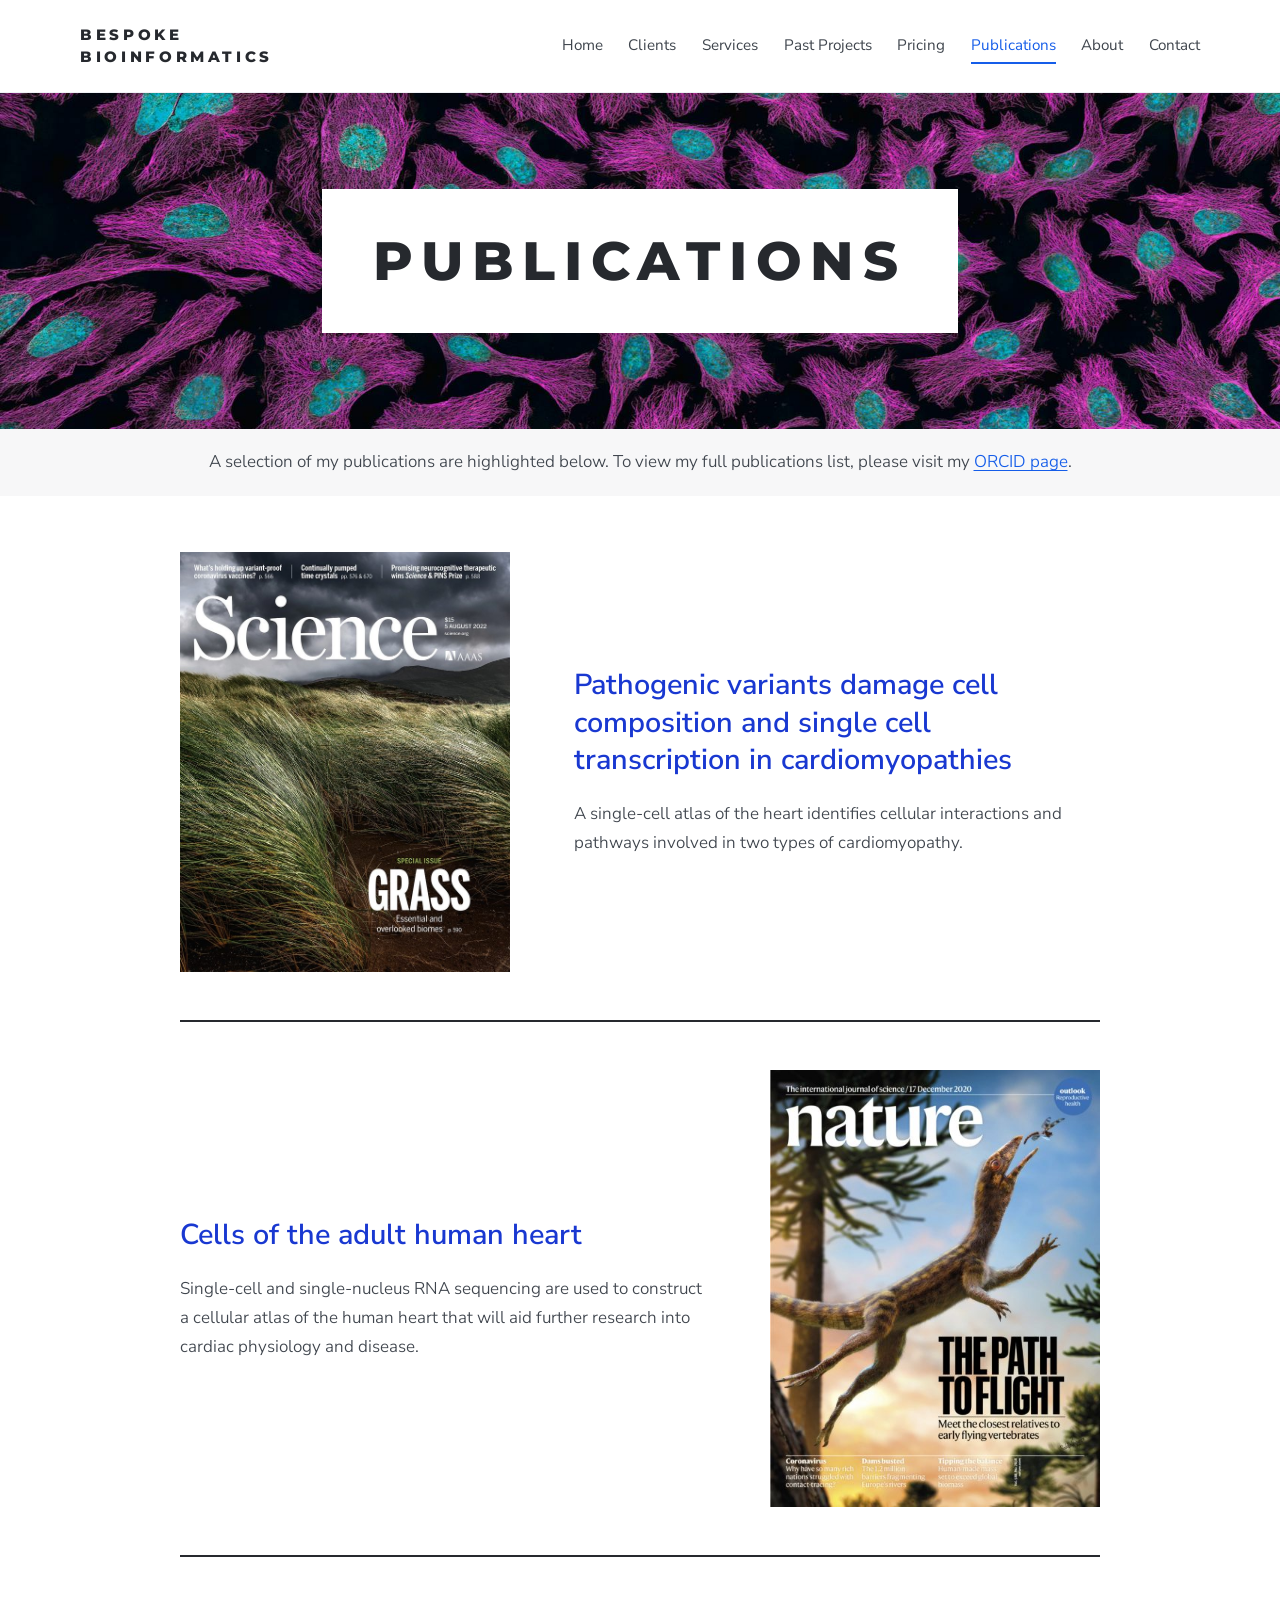
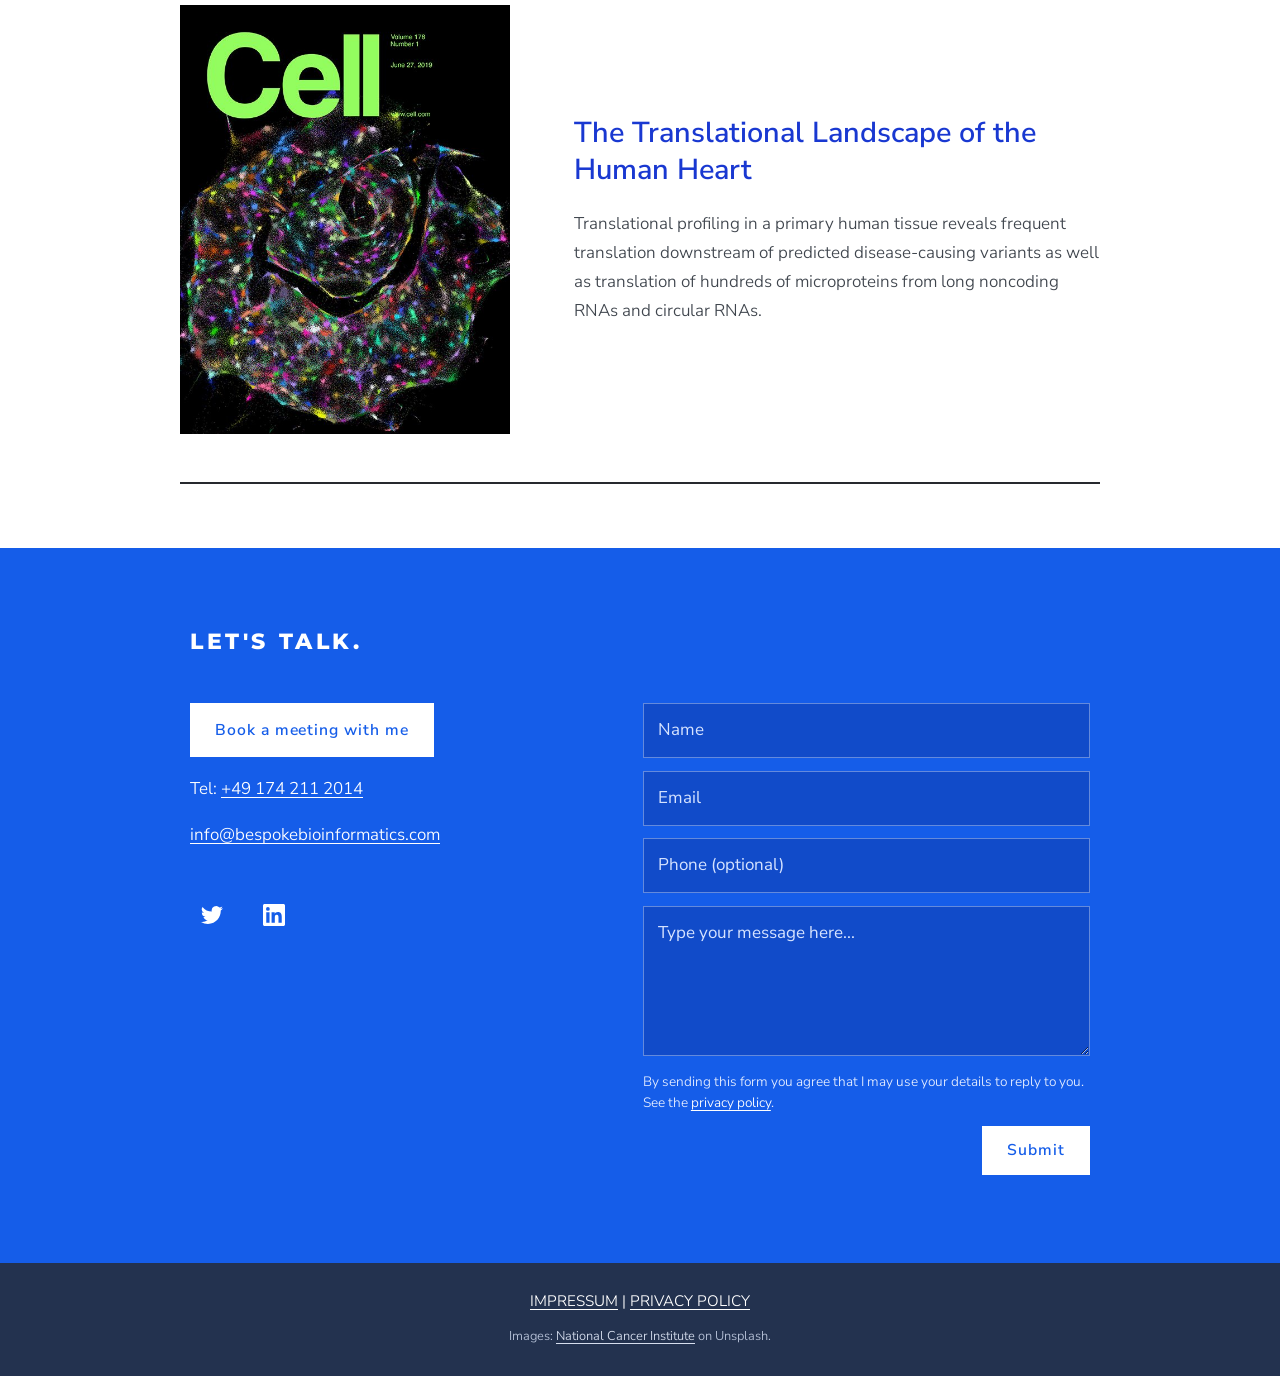
<file: publications.html>
<!DOCTYPE html>
<html lang="en">
<head>
<meta charset="utf-8">
<meta name="viewport" content="width=device-width, initial-scale=1">
<title>Publications in Science, Nature &amp; Cell | Bespoke Bioinformatics</title>
<meta name="description" content="Selected peer-reviewed publications by Catherine Sargent in Science, Nature and Cell, including single-cell atlases of the human heart.">
<link rel="canonical" href="https://www.bespokebioinformatics.com/publications">
<meta property="og:type" content="website">
<meta property="og:site_name" content="Bespoke Bioinformatics">
<meta property="og:title" content="Publications in Science, Nature &amp; Cell | Bespoke Bioinformatics">
<meta property="og:description" content="Selected peer-reviewed publications by Catherine Sargent in Science, Nature and Cell, including single-cell atlases of the human heart.">
<meta property="og:url" content="https://www.bespokebioinformatics.com/publications">
<meta property="og:image" content="https://www.bespokebioinformatics.com/assets/img/catherine-sargent.jpg">
<meta name="twitter:card" content="summary_large_image">
<link rel="icon" href="assets/favicon.svg" type="image/svg+xml">
<link rel="preload" href="assets/fonts/montserrat-latin-wght-normal.woff2" as="font" type="font/woff2" crossorigin>
<link rel="preload" href="assets/fonts/nunito-sans-latin-wght-normal.woff2" as="font" type="font/woff2" crossorigin>
<link rel="stylesheet" href="assets/css/style.css">
  <script defer src="https://cloud.umami.is/script.js" data-website-id="8895d933-4756-46ab-89f8-b05deeb8e1e9" data-do-not-track="true"></script>
</head>
<body>
<a class="skip-link" href="#main">Skip to content</a>
<header class="site-header">
  <div class="header-inner">
    <a class="brand" href="index.html">Bespoke<br>Bioinformatics</a>
    <button class="nav-toggle" aria-expanded="false" aria-controls="site-nav" aria-label="Menu"><span></span></button>
    <nav class="site-nav" id="site-nav" aria-label="Main">
      <ul class="nav-list">
        <li><a href="index.html">Home</a></li>
        <li><a href="index.html#clients">Clients</a></li>
        <li><a href="services-2.html">Services</a></li>
        <li><a href="past-projects.html">Past Projects</a></li>
        <li><a href="pricing.html">Pricing</a></li>
        <li><a href="publications.html" aria-current="page">Publications</a></li>
        <li><a href="about-8.html">About</a></li>
        <li><a href="contact-8.html">Contact</a></li>
      </ul>
    </nav>
  </div>
</header>
<main id="main">

  <div class="banner" style="background-image:url('assets/img/banner-cells.jpg')">
    <h1 class="banner-title display">Publications</h1>
  </div>
  <p class="pub-note">A selection of my publications are highlighted below. To view my full publications list, please visit my <a href="https://orcid.org/0000-0002-1796-9606"  target="_blank" rel="noopener">ORCID page</a>.</p>
  <ol class="pubs">
      <li class="pub">
        <div class="pub-cover"><img src="assets/img/cover-science.jpg" alt="Cover of Science, 5 August 2022 (Grass special issue)" loading="lazy"></div>
        <div><h2>Pathogenic variants damage cell composition and single cell transcription in cardiomyopathies</h2><p>A single-cell atlas of the heart identifies cellular interactions and pathways involved in two types of cardiomyopathy.</p></div>
      </li>
      <li class="pub">
        <div class="pub-cover"><img src="assets/img/cover-nature.jpg" alt="Cover of Nature, 17 December 2020 (The path to flight)" loading="lazy"></div>
        <div><h2>Cells of the adult human heart</h2><p>Single-cell and single-nucleus RNA sequencing are used to construct a cellular atlas of the human heart that will aid further research into cardiac physiology and disease.</p></div>
      </li>
      <li class="pub">
        <div class="pub-cover"><img src="assets/img/cover-cell.jpg" alt="Cover of Cell, 27 June 2019" loading="lazy"></div>
        <div><h2>The Translational Landscape of the Human Heart</h2><p>Translational profiling in a primary human tissue reveals frequent translation downstream of predicted disease-causing variants as well as translation of hundreds of microproteins from long noncoding RNAs and circular RNAs.</p></div>
      </li>
  </ol>
  <div class="spacer" style="height:4rem"></div>
</main>
<section class="band" aria-labelledby="talk-h">
  <div class="talk">
    <h2 class="display" id="talk-h">Let's talk.</h2>
    <div class="talk-details">
      <a class="btn btn-light" href="https://calendly.com/catsargent/30min" rel="noopener">Book a meeting with me</a>
      <p>Tel: <a href="tel:+491742112014">+49 174 211 2014</a></p>
      <p><a href="mailto:info@bespokebioinformatics.com">info@bespokebioinformatics.com</a></p>
      <ul class="socials">
        <li><a href="https://twitter.com/CatherineLWorth" rel="noopener" aria-label="Twitter"><img src="assets/icons/social-x.svg" alt="" width="22" height="22" style="filter:invert(1)"></a></li>
        <li><a href="https://www.linkedin.com/in/catherine-sargent-727aab9/" rel="noopener" aria-label="LinkedIn"><img src="assets/icons/social-linkedin.svg" alt="" width="22" height="22" style="filter:invert(1)"></a></li>
      </ul>
    </div>
    <form class="form" action="https://script.google.com/macros/s/AKfycbzHOYvcq770wPypY77G2HIj-T9AM33fTxlrWnqlbpT-st1GVgZ6RSoUFYgRmNFDeRrDJw/exec" method="POST">
      <p class="hp" aria-hidden="true"><label>Leave this empty <input type="text" name="_gotcha" tabindex="-1" autocomplete="off"></label></p>
      <label for="pb-name">Name</label>
      <input id="pb-name" name="name" type="text" placeholder="Name" autocomplete="name" required>
      <label for="pb-email">Email</label>
      <input id="pb-email" name="email" type="email" placeholder="Email" autocomplete="email" required>
      <label for="pb-phone">Phone</label>
      <input id="pb-phone" name="phone" type="tel" placeholder="Phone (optional)" autocomplete="tel">
      <label for="pb-msg">Message</label>
      <textarea id="pb-msg" name="message" placeholder="Type your message here..." required></textarea>
      <p class="consent">By sending this form you agree that I may use your details to reply to you. See the <a href="privacy-policy.html">privacy policy</a>.</p>
      <div class="actions">
        <p class="form-status" role="status" aria-live="polite"></p>
        <button class="btn btn-light" type="submit">Submit</button>
      </div>
    </form>
  </div>
</section>
<footer class="site-footer">
  <p style="margin:0"><a href="impressum.html" target="_blank">IMPRESSUM</a> | <a href="privacy-policy.html" target="_blank">PRIVACY POLICY</a></p>
  <p class="credit">Images: <a href="https://unsplash.com/@nci" rel="noopener">National Cancer Institute</a> on Unsplash.</p>
</footer>
<script src="assets/js/site.js" defer></script>
</body>
</html>
</file>
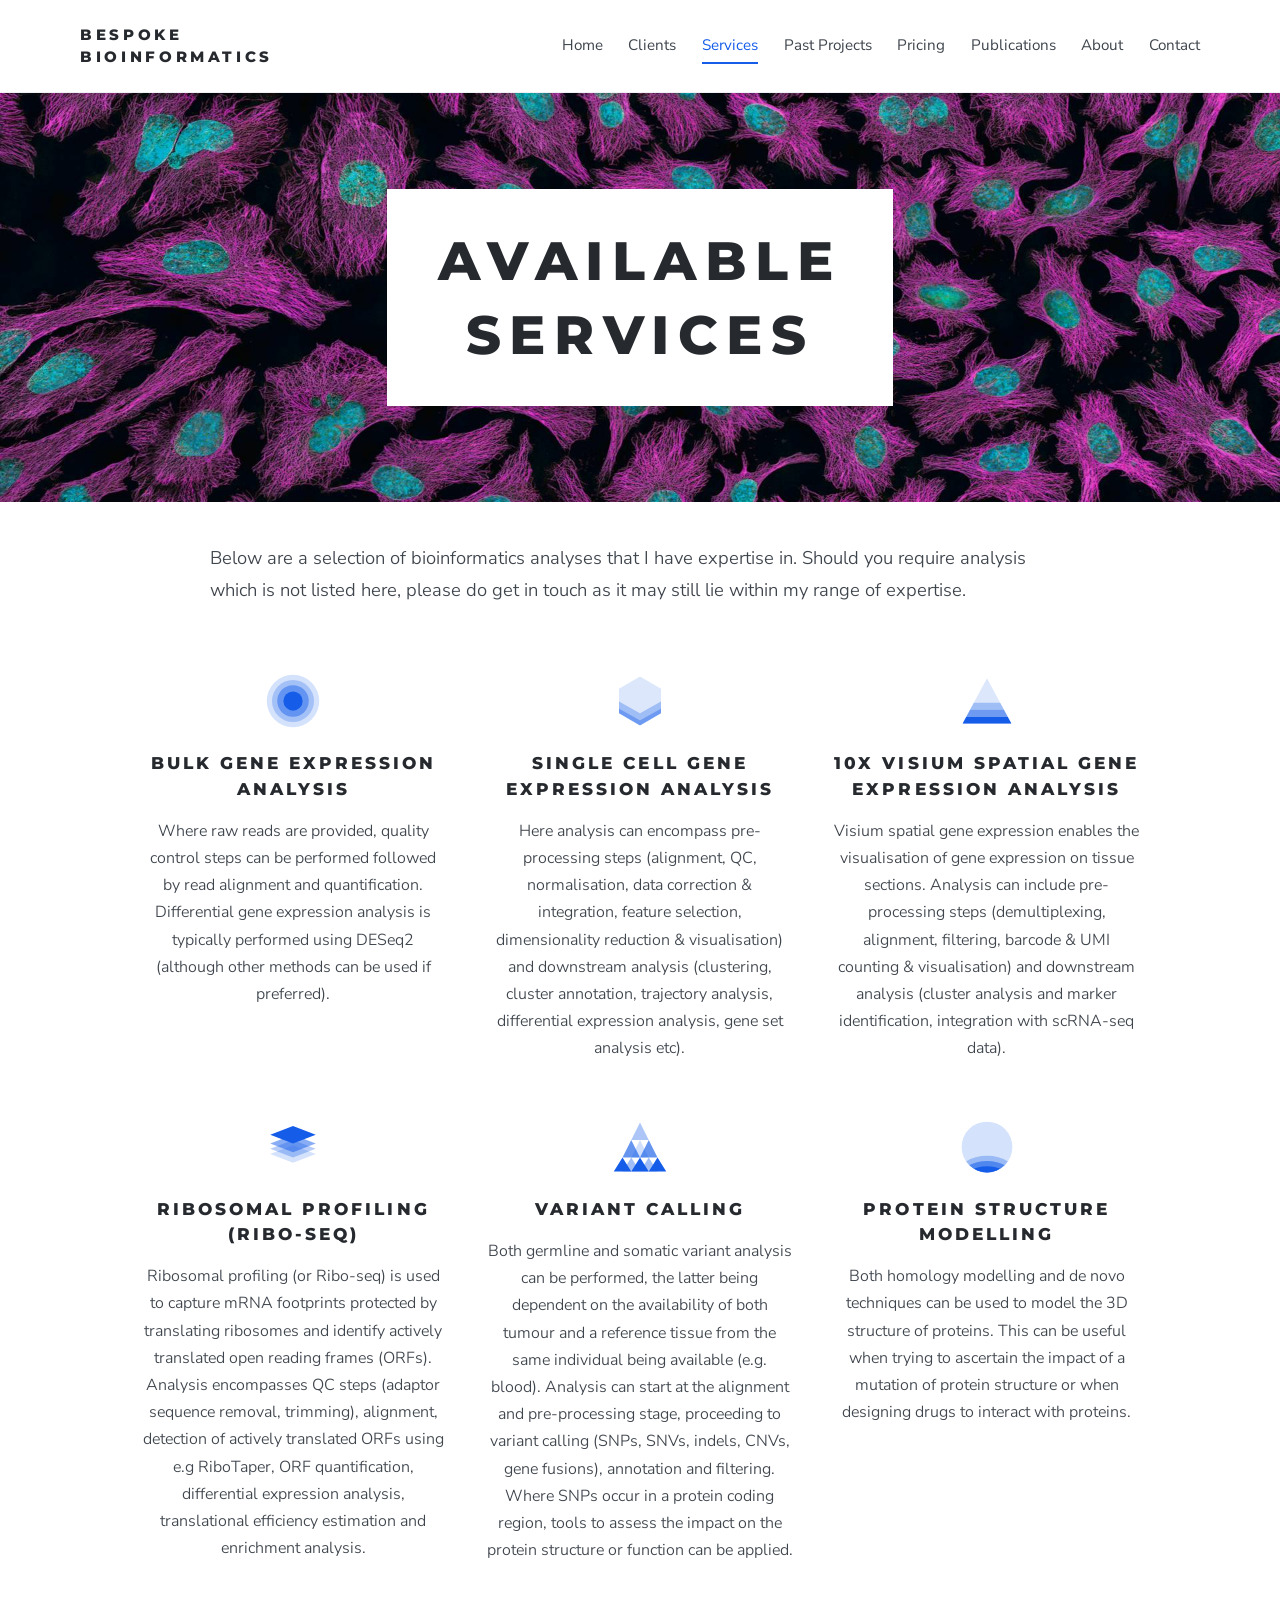
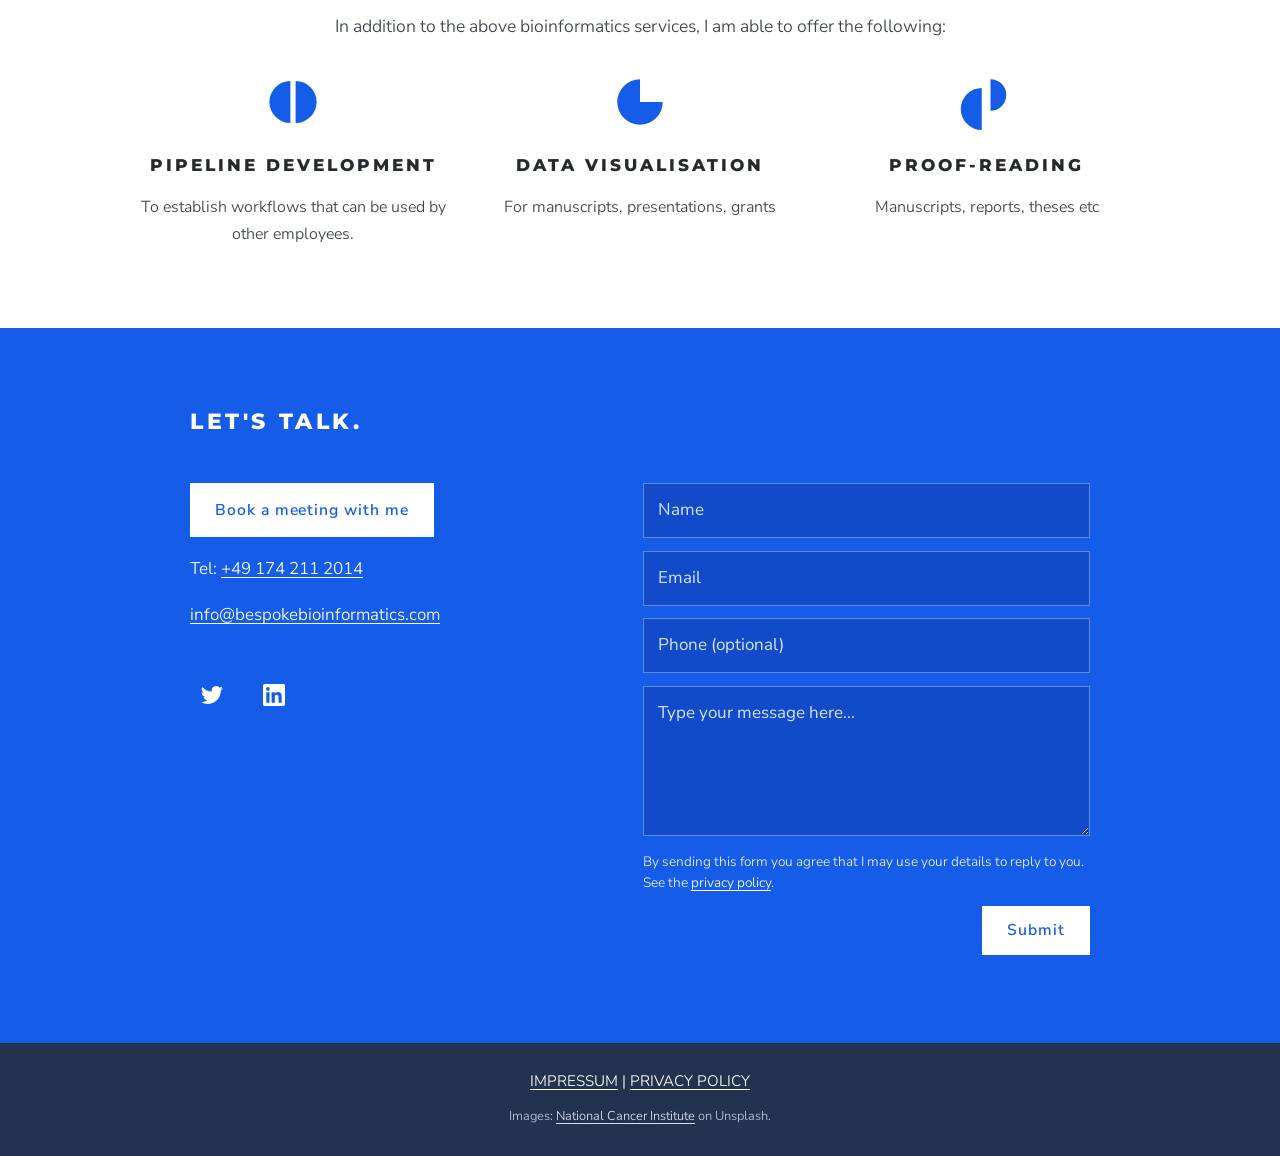
<file: services-2.html>
<!DOCTYPE html>
<html lang="en">
<head>
<meta charset="utf-8">
<meta name="viewport" content="width=device-width, initial-scale=1">
<title>Bioinformatics Analysis Services | Bespoke Bioinformatics</title>
<meta name="description" content="Bulk and single-cell RNA-seq, 10x Visium spatial transcriptomics, Ribo-seq, variant calling, protein structure modelling, pipeline development and data visualisation.">
<link rel="canonical" href="https://www.bespokebioinformatics.com/services-2">
<meta property="og:type" content="website">
<meta property="og:site_name" content="Bespoke Bioinformatics">
<meta property="og:title" content="Bioinformatics Analysis Services | Bespoke Bioinformatics">
<meta property="og:description" content="Bulk and single-cell RNA-seq, 10x Visium spatial transcriptomics, Ribo-seq, variant calling, protein structure modelling, pipeline development and data visualisation.">
<meta property="og:url" content="https://www.bespokebioinformatics.com/services-2">
<meta property="og:image" content="https://www.bespokebioinformatics.com/assets/img/catherine-sargent.jpg">
<meta name="twitter:card" content="summary_large_image">
<link rel="icon" href="assets/favicon.svg" type="image/svg+xml">
<link rel="preload" href="assets/fonts/montserrat-latin-wght-normal.woff2" as="font" type="font/woff2" crossorigin>
<link rel="preload" href="assets/fonts/nunito-sans-latin-wght-normal.woff2" as="font" type="font/woff2" crossorigin>
<link rel="stylesheet" href="assets/css/style.css">
  <script defer src="https://cloud.umami.is/script.js" data-website-id="8895d933-4756-46ab-89f8-b05deeb8e1e9" data-do-not-track="true"></script>
</head>
<body>
<a class="skip-link" href="#main">Skip to content</a>
<header class="site-header">
  <div class="header-inner">
    <a class="brand" href="index.html">Bespoke<br>Bioinformatics</a>
    <button class="nav-toggle" aria-expanded="false" aria-controls="site-nav" aria-label="Menu"><span></span></button>
    <nav class="site-nav" id="site-nav" aria-label="Main">
      <ul class="nav-list">
        <li><a href="index.html">Home</a></li>
        <li><a href="index.html#clients">Clients</a></li>
        <li><a href="services-2.html" aria-current="page">Services</a></li>
        <li><a href="past-projects.html">Past Projects</a></li>
        <li><a href="pricing.html">Pricing</a></li>
        <li><a href="publications.html">Publications</a></li>
        <li><a href="about-8.html">About</a></li>
        <li><a href="contact-8.html">Contact</a></li>
      </ul>
    </nav>
  </div>
</header>
<main id="main">

  <div class="banner" style="background-image:url('assets/img/banner-cells.jpg')">
    <h1 class="banner-title display">Available<br>services</h1>
  </div>
  <div class="wrap-narrow intro-text">
    <p class="lead">Below are a selection of bioinformatics analyses that I have expertise in. Should you require analysis which is not listed here, please do get in touch as it may still lie within my range of expertise.</p>
  </div>
  <div class="wrap-narrow" style="width:min(1000px,100% - 3rem)">
    <ul class="services">
      <li class="service">
        <img src="assets/icons/svc-bulk.svg" alt="" width="56" height="56">
        <h3 class="display">Bulk gene expression analysis</h3>
        <p>Where raw reads are provided, quality control steps can be performed followed by read alignment and quantification. Differential gene expression analysis is typically performed using DESeq2 (although other methods can be used if preferred).</p>
      </li>
      <li class="service">
        <img src="assets/icons/svc-singlecell.svg" alt="" width="56" height="56">
        <h3 class="display">Single cell gene expression analysis</h3>
        <p>Here analysis can encompass pre-processing steps (alignment, QC, normalisation, data correction &amp; integration, feature selection, dimensionality reduction &amp; visualisation) and downstream analysis (clustering, cluster annotation, trajectory analysis, differential expression analysis, gene set analysis etc).</p>
      </li>
      <li class="service">
        <img src="assets/icons/svc-visium.svg" alt="" width="56" height="56">
        <h3 class="display">10x Visium spatial gene expression analysis</h3>
        <p>Visium spatial gene expression enables the visualisation of gene expression on tissue sections. Analysis can include pre-processing steps (demultiplexing, alignment, filtering, barcode &amp; UMI counting &amp; visualisation) and downstream analysis (cluster analysis and marker identification, integration with scRNA-seq data).</p>
      </li>
      <li class="service">
        <img src="assets/icons/svc-riboseq.svg" alt="" width="56" height="56">
        <h3 class="display">Ribosomal profiling (Ribo-seq)</h3>
        <p>Ribosomal profiling (or Ribo-seq) is used to capture mRNA footprints protected by translating ribosomes and identify actively translated open reading frames (ORFs). Analysis encompasses QC steps (adaptor sequence removal, trimming), alignment, detection of actively translated ORFs using e.g RiboTaper, ORF quantification, differential expression analysis, translational efficiency estimation and enrichment analysis.</p>
      </li>
      <li class="service">
        <img src="assets/icons/svc-variant.svg" alt="" width="56" height="56">
        <h3 class="display">Variant calling</h3>
        <p>Both germline and somatic variant analysis can be performed, the latter being dependent on the availability of both tumour and a reference tissue from the same individual being available (e.g. blood). Analysis can start at the alignment and pre-processing stage, proceeding to variant calling (SNPs, SNVs, indels, CNVs, gene fusions), annotation and filtering. Where SNPs occur in a protein coding region, tools to assess the impact on the protein structure or function can be applied.</p>
      </li>
      <li class="service">
        <img src="assets/icons/svc-protein.svg" alt="" width="56" height="56">
        <h3 class="display">Protein structure modelling</h3>
        <p>Both homology modelling and de novo techniques can be used to model the 3D structure of proteins. This can be useful when trying to ascertain the impact of a mutation of protein structure or when designing drugs to interact with proteins.</p>
      </li>
    </ul>
    <div class="services-extra">
      <p class="also">In addition to the above bioinformatics services, I am able to offer the following:</p>
      <ul class="services" style="margin-top:2rem;margin-bottom:0">
      <li class="service">
        <img src="assets/icons/svc-pipeline.svg" alt="" width="56" height="56">
        <h3 class="display">Pipeline development</h3>
        <p>To establish workflows that can be used by other employees.</p>
      </li>
      <li class="service">
        <img src="assets/icons/svc-dataviz.svg" alt="" width="56" height="56">
        <h3 class="display">Data visualisation</h3>
        <p>For manuscripts, presentations, grants</p>
      </li>
      <li class="service">
        <img src="assets/icons/svc-proofreading.svg" alt="" width="56" height="56">
        <h3 class="display">Proof-reading</h3>
        <p>Manuscripts, reports, theses etc</p>
      </li>
      </ul>
    </div>
  </div>
</main>
<section class="band" aria-labelledby="talk-h">
  <div class="talk">
    <h2 class="display" id="talk-h">Let's talk.</h2>
    <div class="talk-details">
      <a class="btn btn-light" href="https://calendly.com/catsargent/30min" rel="noopener">Book a meeting with me</a>
      <p>Tel: <a href="tel:+491742112014">+49 174 211 2014</a></p>
      <p><a href="mailto:info@bespokebioinformatics.com">info@bespokebioinformatics.com</a></p>
      <ul class="socials">
        <li><a href="https://twitter.com/CatherineLWorth" rel="noopener" aria-label="Twitter"><img src="assets/icons/social-x.svg" alt="" width="22" height="22" style="filter:invert(1)"></a></li>
        <li><a href="https://www.linkedin.com/in/catherine-sargent-727aab9/" rel="noopener" aria-label="LinkedIn"><img src="assets/icons/social-linkedin.svg" alt="" width="22" height="22" style="filter:invert(1)"></a></li>
      </ul>
    </div>
    <form class="form" action="https://script.google.com/macros/s/AKfycbzHOYvcq770wPypY77G2HIj-T9AM33fTxlrWnqlbpT-st1GVgZ6RSoUFYgRmNFDeRrDJw/exec" method="POST">
      <p class="hp" aria-hidden="true"><label>Leave this empty <input type="text" name="_gotcha" tabindex="-1" autocomplete="off"></label></p>
      <label for="svc-name">Name</label>
      <input id="svc-name" name="name" type="text" placeholder="Name" autocomplete="name" required>
      <label for="svc-email">Email</label>
      <input id="svc-email" name="email" type="email" placeholder="Email" autocomplete="email" required>
      <label for="svc-phone">Phone</label>
      <input id="svc-phone" name="phone" type="tel" placeholder="Phone (optional)" autocomplete="tel">
      <label for="svc-msg">Message</label>
      <textarea id="svc-msg" name="message" placeholder="Type your message here..." required></textarea>
      <p class="consent">By sending this form you agree that I may use your details to reply to you. See the <a href="privacy-policy.html">privacy policy</a>.</p>
      <div class="actions">
        <p class="form-status" role="status" aria-live="polite"></p>
        <button class="btn btn-light" type="submit">Submit</button>
      </div>
    </form>
  </div>
</section>
<footer class="site-footer">
  <p style="margin:0"><a href="impressum.html">IMPRESSUM</a> | <a href="privacy-policy.html">PRIVACY POLICY</a></p>
  <p class="credit">Images: <a href="https://unsplash.com/@nci" rel="noopener">National Cancer Institute</a> on Unsplash.</p>
</footer>
<script src="assets/js/site.js" defer></script>
</body>
</html>
</file>
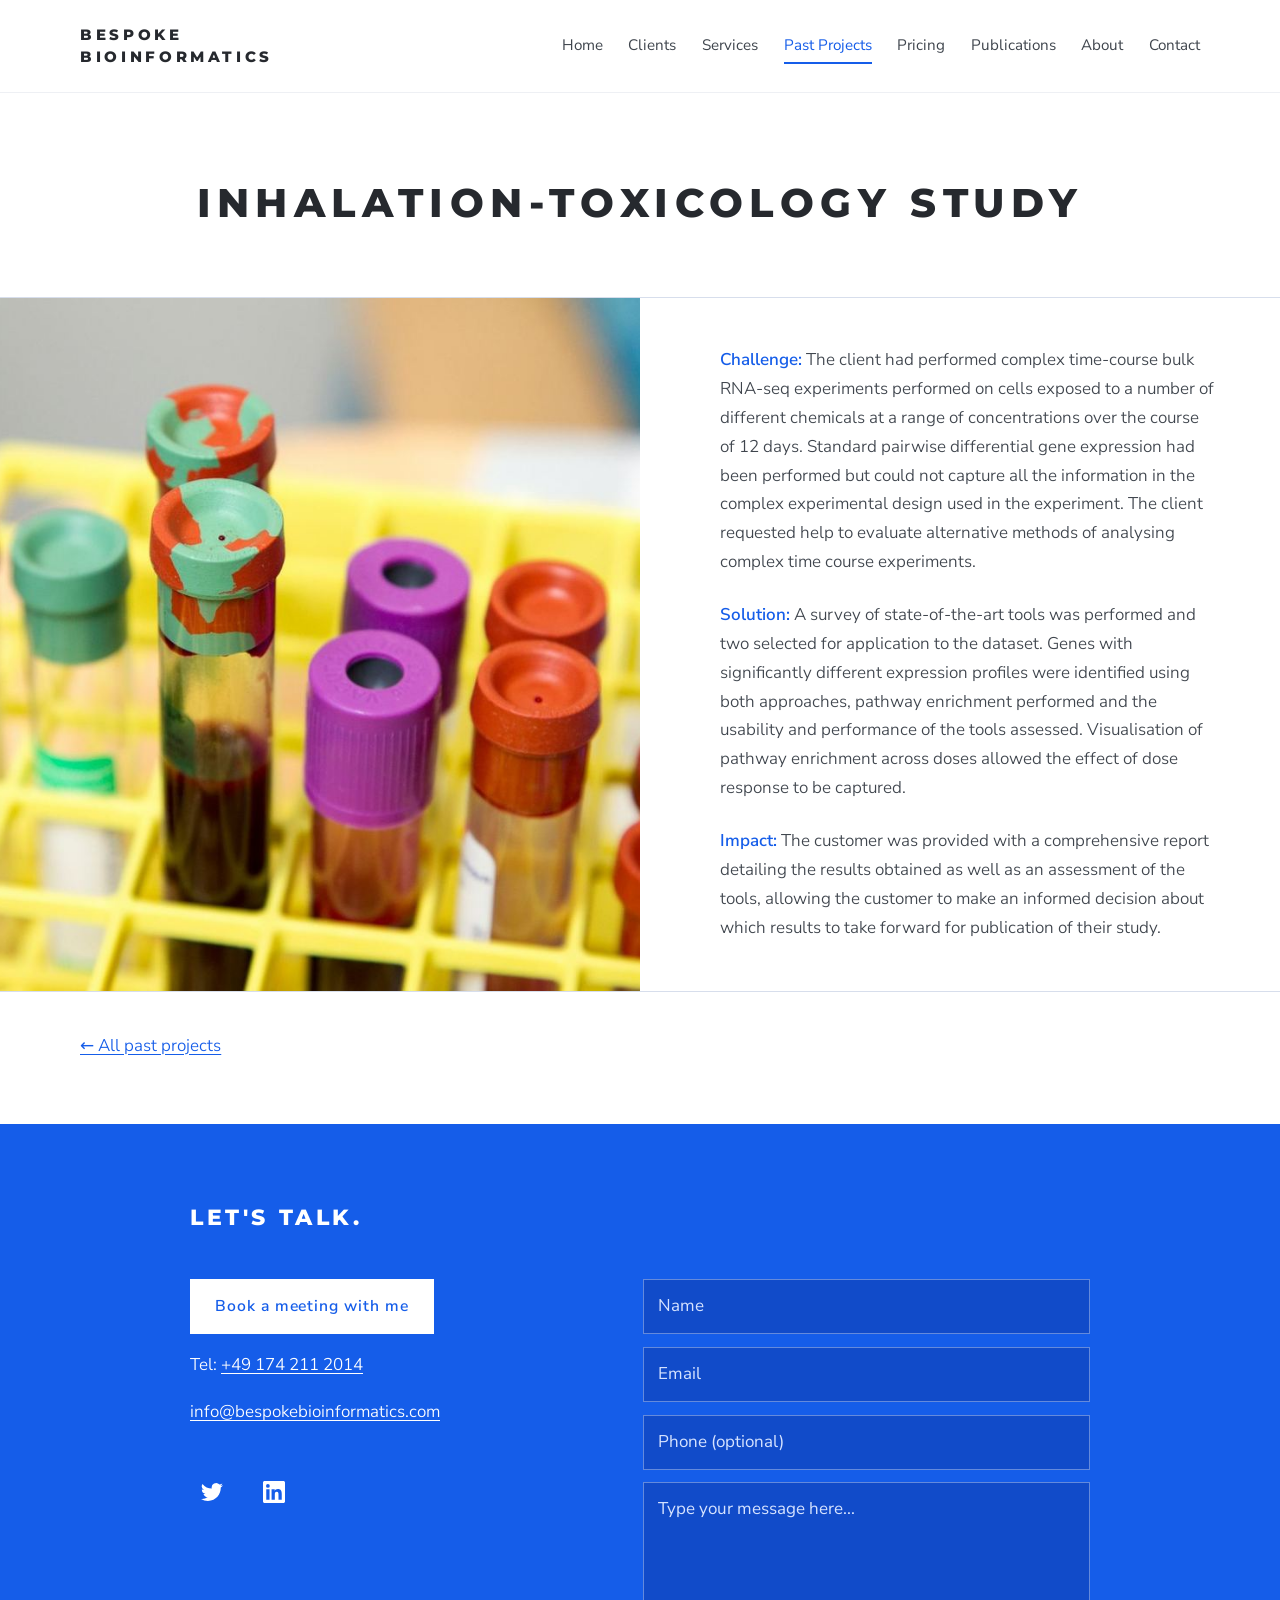
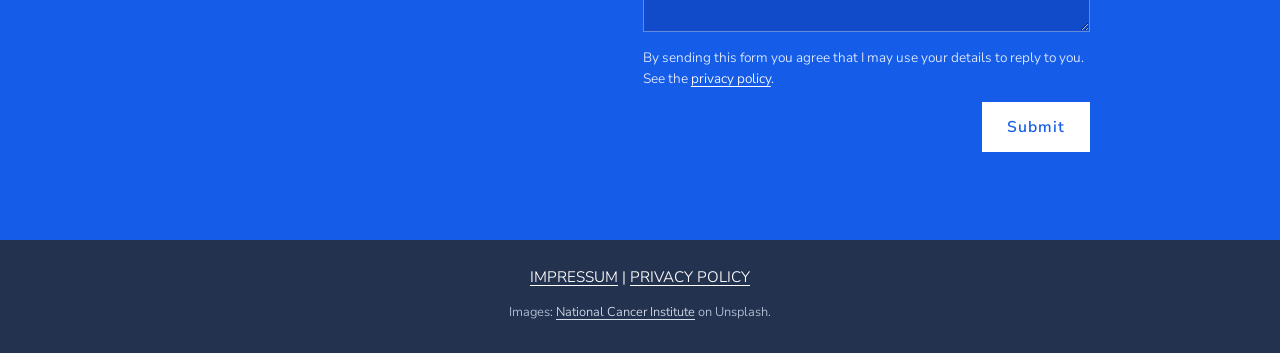
<file: time-course-bulk-rna-seq-analysis.html>
<!DOCTYPE html>
<html lang="en">
<head>
<meta charset="utf-8">
<meta name="viewport" content="width=device-width, initial-scale=1">
<title>Time-Course RNA-seq Analysis Case Study | Bespoke Bioinformatics</title>
<meta name="description" content="Case study: evaluating tools for analysing complex time-course bulk RNA-seq experiments in an inhalation-toxicology study, with pathway enrichment across doses.">
<link rel="canonical" href="https://www.bespokebioinformatics.com/time-course-bulk-rna-seq-analysis">
<meta property="og:type" content="website">
<meta property="og:site_name" content="Bespoke Bioinformatics">
<meta property="og:title" content="Time-Course RNA-seq Analysis Case Study | Bespoke Bioinformatics">
<meta property="og:description" content="Case study: evaluating tools for analysing complex time-course bulk RNA-seq experiments in an inhalation-toxicology study, with pathway enrichment across doses.">
<meta property="og:url" content="https://www.bespokebioinformatics.com/time-course-bulk-rna-seq-analysis">
<meta property="og:image" content="https://www.bespokebioinformatics.com/assets/img/catherine-sargent.jpg">
<meta name="twitter:card" content="summary_large_image">
<link rel="icon" href="assets/favicon.svg" type="image/svg+xml">
<link rel="preload" href="assets/fonts/montserrat-latin-wght-normal.woff2" as="font" type="font/woff2" crossorigin>
<link rel="preload" href="assets/fonts/nunito-sans-latin-wght-normal.woff2" as="font" type="font/woff2" crossorigin>
<link rel="stylesheet" href="assets/css/style.css">
  <script defer src="https://cloud.umami.is/script.js" data-website-id="8895d933-4756-46ab-89f8-b05deeb8e1e9" data-do-not-track="true"></script>
</head>
<body>
<a class="skip-link" href="#main">Skip to content</a>
<header class="site-header">
  <div class="header-inner">
    <a class="brand" href="index.html">Bespoke<br>Bioinformatics</a>
    <button class="nav-toggle" aria-expanded="false" aria-controls="site-nav" aria-label="Menu"><span></span></button>
    <nav class="site-nav" id="site-nav" aria-label="Main">
      <ul class="nav-list">
        <li><a href="index.html">Home</a></li>
        <li><a href="index.html#clients">Clients</a></li>
        <li><a href="services-2.html">Services</a></li>
        <li><a href="past-projects.html" aria-current="page">Past Projects</a></li>
        <li><a href="pricing.html">Pricing</a></li>
        <li><a href="publications.html">Publications</a></li>
        <li><a href="about-8.html">About</a></li>
        <li><a href="contact-8.html">Contact</a></li>
      </ul>
    </nav>
  </div>
</header>
<main id="main">

  <section class="project-hero wrap"><h1 class="page-title display">Inhalation-toxicology study</h1></section>
  <section class="project-detail">
    <div class="pic"><img src="assets/img/project-toxicology.jpg" alt="Blood collection tubes with coloured caps in a yellow rack"></div>
    <div class="copy">
      <p><span class="label">Challenge:</span> The client had performed complex time-course bulk RNA-seq experiments performed on cells exposed to a number of different chemicals at a range of concentrations over the course of 12 days. Standard pairwise differential gene expression had been performed but could not capture all the information in the complex experimental design used in the experiment. The client requested help to evaluate alternative methods of analysing complex time course experiments.</p>
      <p><span class="label">Solution:</span> A survey of state-of-the-art tools was performed and two selected for application to the dataset. Genes with significantly different expression profiles were identified using both approaches, pathway enrichment performed and the usability and performance of the tools assessed. Visualisation of pathway enrichment across doses allowed the effect of dose response to be captured.</p>
      <p><span class="label">Impact:</span> The customer was provided with a comprehensive report detailing the results obtained as well as an assessment of the tools, allowing the customer to make an informed decision about which results to take forward for publication of their study.</p>
    </div>
  </section>
  <div class="wrap"><a class="back-link" href="past-projects.html">&larr; All past projects</a></div>
</main>
<section class="band" aria-labelledby="talk-h">
  <div class="talk">
    <h2 class="display" id="talk-h">Let's talk.</h2>
    <div class="talk-details">
      <a class="btn btn-light" href="https://calendly.com/catsargent/30min" rel="noopener">Book a meeting with me</a>
      <p>Tel: <a href="tel:+491742112014">+49 174 211 2014</a></p>
      <p><a href="mailto:info@bespokebioinformatics.com">info@bespokebioinformatics.com</a></p>
      <ul class="socials">
        <li><a href="https://twitter.com/CatherineLWorth" rel="noopener" aria-label="Twitter"><img src="assets/icons/social-x.svg" alt="" width="22" height="22" style="filter:invert(1)"></a></li>
        <li><a href="https://www.linkedin.com/in/catherine-sargent-727aab9/" rel="noopener" aria-label="LinkedIn"><img src="assets/icons/social-linkedin.svg" alt="" width="22" height="22" style="filter:invert(1)"></a></li>
      </ul>
    </div>
    <form class="form" action="https://script.google.com/macros/s/AKfycbzHOYvcq770wPypY77G2HIj-T9AM33fTxlrWnqlbpT-st1GVgZ6RSoUFYgRmNFDeRrDJw/exec" method="POST">
      <p class="hp" aria-hidden="true"><label>Leave this empty <input type="text" name="_gotcha" tabindex="-1" autocomplete="off"></label></p>
      <label for="pj-name">Name</label>
      <input id="pj-name" name="name" type="text" placeholder="Name" autocomplete="name" required>
      <label for="pj-email">Email</label>
      <input id="pj-email" name="email" type="email" placeholder="Email" autocomplete="email" required>
      <label for="pj-phone">Phone</label>
      <input id="pj-phone" name="phone" type="tel" placeholder="Phone (optional)" autocomplete="tel">
      <label for="pj-msg">Message</label>
      <textarea id="pj-msg" name="message" placeholder="Type your message here..." required></textarea>
      <p class="consent">By sending this form you agree that I may use your details to reply to you. See the <a href="privacy-policy.html">privacy policy</a>.</p>
      <div class="actions">
        <p class="form-status" role="status" aria-live="polite"></p>
        <button class="btn btn-light" type="submit">Submit</button>
      </div>
    </form>
  </div>
</section>
<footer class="site-footer">
  <p style="margin:0"><a href="impressum.html">IMPRESSUM</a> | <a href="privacy-policy.html">PRIVACY POLICY</a></p>
  <p class="credit">Images: <a href="https://unsplash.com/@nci" rel="noopener">National Cancer Institute</a> on Unsplash.</p>
</footer>
<script src="assets/js/site.js" defer></script>
</body>
</html>
</file>
<file: assets/css/style.css>
/* ==========================================================================
   Bespoke Bioinformatics — site styles
   Fonts are self-hosted (no requests to Google = simpler GDPR compliance).
   Display: Montserrat (stand-in for Lulo Clean). Body: Nunito Sans (stand-in for Avenir).
   To change the look, edit the variables in :root.
   ========================================================================== */

@font-face {
  font-family: "Montserrat";
  src: url("../fonts/montserrat-latin-wght-normal.woff2") format("woff2");
  font-weight: 100 900;
  font-display: swap;
  unicode-range: U+0000-00FF, U+0131, U+0152-0153, U+02BB-02BC, U+02C6, U+02DA, U+02DC, U+2000-206F, U+20AC, U+2122, U+2191, U+2193, U+2212, U+2215, U+FEFF, U+FFFD;
}
@font-face {
  font-family: "Montserrat";
  src: url("../fonts/montserrat-latin-ext-wght-normal.woff2") format("woff2");
  font-weight: 100 900;
  font-display: swap;
  unicode-range: U+0100-02BA, U+02BD-02C5, U+02C7-02CC, U+02CE-02D7, U+02DD-02FF, U+0304, U+0308, U+0329, U+1D00-1DBF, U+1E00-1E9F, U+1EF2-1EFF, U+2020, U+20A0-20AB, U+20AD-20C0, U+2113, U+2C60-2C7F, U+A720-A7FF;
}
@font-face {
  font-family: "Nunito Sans";
  src: url("../fonts/nunito-sans-latin-wght-normal.woff2") format("woff2");
  font-weight: 200 1000;
  font-display: swap;
  unicode-range: U+0000-00FF, U+0131, U+0152-0153, U+02BB-02BC, U+02C6, U+02DA, U+02DC, U+2000-206F, U+20AC, U+2122, U+2191, U+2193, U+2212, U+2215, U+FEFF, U+FFFD;
}
@font-face {
  font-family: "Nunito Sans";
  src: url("../fonts/nunito-sans-latin-ext-wght-normal.woff2") format("woff2");
  font-weight: 200 1000;
  font-display: swap;
  unicode-range: U+0100-02BA, U+02BD-02C5, U+02C7-02CC, U+02CE-02D7, U+02DD-02FF, U+0304, U+0308, U+0329, U+1D00-1DBF, U+1E00-1E9F, U+1EF2-1EFF, U+2020, U+20A0-20AB, U+20AD-20C0, U+2113, U+2C60-2C7F, U+A720-A7FF;
}

:root {
  --blue: #155DE9;          /* primary brand blue */
  --blue-deep: #1938D1;     /* headings, offset shadow layers */
  --blue-mid: #1D4BDD;      /* outer shadow layer */
  --navy: #23324F;          /* footer */
  --slate: #213D4D;         /* body text accents */
  --ink: #26292E;           /* headings */
  --text: #3F454D;          /* body text */
  --white: #fff;
  --tint: #F3F6FD;          /* very pale blue section background */
  --grey: #F7F7F8;         /* card background */
  --line: #D7DEEC;

  --font-display: "Montserrat", "Avenir Next", "Segoe UI", system-ui, sans-serif;
  --font-body: "Nunito Sans", "Avenir", "Avenir Next", "Segoe UI", system-ui, sans-serif;

  --wrap: 1120px;
  --wrap-narrow: 860px;
  --header-h: 92px;
}

*, *::before, *::after { box-sizing: border-box; }
html { scroll-behavior: smooth; scroll-padding-top: calc(var(--header-h) + 12px); -webkit-text-size-adjust: 100%; }
body {
  margin: 0;
  font-family: var(--font-body);
  font-weight: 350;
  font-size: 1.0625rem;
  line-height: 1.7;
  color: var(--text);
  background: var(--white);
}
img, svg { max-width: 100%; display: block; }
a { color: var(--blue); text-underline-offset: 3px; }
a:hover { color: var(--blue-deep); }
:focus-visible { outline: 3px solid var(--blue); outline-offset: 3px; border-radius: 2px; }
.band :focus-visible, .site-footer :focus-visible { outline-color: #fff; }

.skip-link {
  position: absolute; left: 12px; top: -60px; z-index: 100;
  background: var(--blue); color: #fff; padding: .6rem 1rem; text-decoration: none;
}
.skip-link:focus { top: 12px; }

.wrap { width: min(var(--wrap), 100% - 3rem); margin-inline: auto; }
.wrap-narrow { width: min(var(--wrap-narrow), 100% - 3rem); margin-inline: auto; }

/* ---------- Typography ---------- */
h1, h2, h3, h4 { margin: 0 0 .75em; font-family: var(--font-display); color: var(--ink); line-height: 1.2; }
.display {                       /* page titles, section titles — wide, tracked, heavy */
  font-family: var(--font-display);
  font-weight: 800;
  text-transform: uppercase;
  letter-spacing: .16em;
  color: var(--ink);
}
.page-title { font-size: clamp(1.9rem, 5vw, 3.5rem); text-align: center; margin: 0; }
h3.display { font-size: 1.05rem; letter-spacing: .18em; line-height: 1.5; }
p { margin: 0 0 1.1em; }
.lead { font-size: 1.15rem; }
.center { text-align: center; }

/* ---------- Header ---------- */
.site-header {
  position: sticky; top: 0; z-index: 50;
  background: rgba(255,255,255,.97);
  border-bottom: 1px solid #eef0f4;
}
.header-inner {
  width: min(var(--wrap), 100% - 3rem); margin-inline: auto;
  min-height: var(--header-h);
  display: flex; align-items: center; justify-content: space-between; gap: 2rem;
}
.brand {
  font-family: var(--font-display); font-weight: 800; font-size: .95rem;
  letter-spacing: .24em; line-height: 1.45; text-transform: uppercase;
  color: var(--ink); text-decoration: none;
}
.brand:hover { color: var(--blue); }
.nav-list { display: flex; flex-wrap: wrap; gap: .25rem 1.6rem; list-style: none; margin: 0; padding: 0; }
.nav-list a {
  font-size: .95rem; font-weight: 400; text-decoration: none; color: var(--text);
  padding: .4rem 0; border-bottom: 2px solid transparent;
}
.nav-list a:hover { color: var(--blue); }
.nav-list a[aria-current="page"] { color: var(--blue); border-bottom-color: var(--blue); }
.nav-toggle {
  display: none; background: none; border: 1px solid var(--line); border-radius: 4px;
  padding: .55rem .7rem; cursor: pointer; color: var(--ink);
}
.nav-toggle span, .nav-toggle span::before, .nav-toggle span::after {
  display: block; width: 22px; height: 2px; background: currentColor; position: relative; content: "";
}
.nav-toggle span::before { position: absolute; top: -7px; }
.nav-toggle span::after { position: absolute; top: 7px; }

@media (max-width: 980px) {
  .nav-toggle { display: block; }
  .site-nav { display: none; position: absolute; left: 0; right: 0; top: 100%; background: #fff; border-bottom: 1px solid var(--line); padding: .5rem 1.5rem 1.2rem; }
  .site-nav.open { display: block; }
  .nav-list { flex-direction: column; gap: .2rem; }
  .nav-list a { display: block; padding: .6rem 0; font-size: 1.05rem; }
}

/* ---------- Offset "stacked" card (signature device from the original site) ---------- */
.stack {
  position: relative;
  background: #F8FBFF;
  box-shadow: -14px 14px 0 var(--blue-deep), -28px 28px 0 var(--blue-mid);
}

/* ---------- Buttons ---------- */
.btn {
  display: inline-block; font-family: var(--font-body); font-weight: 400; font-size: .98rem; letter-spacing: .06em;
  text-decoration: none; padding: .8rem 1.5rem; border: 1px solid var(--blue);
  background: var(--blue); color: #fff; cursor: pointer; transition: background .15s, color .15s;
}
.btn:hover { background: var(--blue-deep); border-color: var(--blue-deep); color: #fff; }
.btn-outline { background: transparent; color: var(--blue); }
.btn-outline:hover { background: var(--blue); color: #fff; border-color: var(--blue); }
.btn-light { background: #fff; color: var(--blue); border-color: #fff; font-weight: 600; }
.btn-light:hover { background: #E8EFFF; color: var(--blue-deep); border-color: #E8EFFF; }

/* ---------- Home: why ---------- */
.hero-why { padding: 4.5rem 0 5rem; }
.hero-why h1 {
  font-family: var(--font-body); font-weight: 600; color: var(--blue-deep);
  font-size: clamp(2.1rem, 5.2vw, 3.4rem); text-align: center; margin-bottom: .6em; letter-spacing: -.005em;
}
.hero-why .intro { max-width: 52rem; margin: 0 auto 3.5rem; text-align: center; font-size: 1.1rem; }
.steps { display: grid; grid-template-columns: repeat(4, 1fr); gap: 2.5rem 2rem; list-style: none; padding: 0; margin: 0; }
.step { text-align: center; }
.step img { width: 64px; height: 64px; margin: 0 auto 1.4rem; }
.step h2 { font-size: 1.05rem; margin-bottom: 1rem; }
.step p { margin: 0; font-size: 1rem; }
@media (max-width: 980px) { .steps { grid-template-columns: repeat(2, 1fr); } }
@media (max-width: 560px) { .steps { grid-template-columns: 1fr; } }

/* ---------- Home: about band ---------- */
.about-band { display: grid; grid-template-columns: minmax(260px, 32%) 1fr; background: var(--blue); }
.about-band .photo { position: relative; min-height: 460px; }
.about-band .photo img { position: absolute; inset: 0; width: 100%; height: 100%; object-fit: cover; object-position: 50% 12%; }
.about-band .panel { display: grid; place-items: center; padding: 4.5rem 3rem 4.5rem 5rem; }
.about-card { padding: 3rem 3.5rem; max-width: 36rem; }
.about-card h2 { display: flex; align-items: center; gap: 1.8rem; font-size: 1.3rem; margin-bottom: 1.4rem; }
.about-card h2 svg { width: 34px; height: auto; }
.about-card p { color: var(--text); }
@media (max-width: 820px) {
  .about-band { grid-template-columns: 1fr; }
  .about-band .photo { min-height: 380px; }
  .about-band .panel { padding: 3.5rem 1.5rem 3.5rem 2.8rem; }
  .about-card { padding: 2rem 1.6rem; }
  .stack { box-shadow: -10px 10px 0 var(--blue-deep), -20px 20px 0 var(--blue-mid); }
}

/* ---------- Home: clients ---------- */
.clients { padding: 5rem 0; }
.clients-grid { display: grid; grid-template-columns: minmax(220px, 1fr) 2fr; gap: 3rem; align-items: center; }
.clients h2 { font-family: var(--font-body); font-weight: 600; font-size: clamp(1.8rem, 3.4vw, 2.5rem); line-height: 1.3; color: var(--ink); margin: 0; }
.logo-grid { display: grid; grid-template-columns: repeat(3, 1fr); gap: 2.2rem 1.5rem; list-style: none; padding: 0; margin: 0; align-items: center; justify-items: center; }
.logo-grid li { width: 100%; height: 130px; display: grid; place-items: center; }
.logo-grid a, .logo-grid span { display: grid; place-items: center; width: 100%; height: 100%; }
.logo-grid img { max-height: 120px; max-width: 78%; width: auto; height: auto; object-fit: contain; }
@media (max-width: 820px) { .clients-grid { grid-template-columns: 1fr; } .logo-grid { grid-template-columns: repeat(2, 1fr); } }

/* ---------- Banner (Services / Publications) ---------- */
.banner { position: relative; display: grid; place-items: center; padding: 6rem 1.5rem; background: #222 center / cover no-repeat; }
.banner-title { background: #fff; padding: 2.2rem 3.2rem; margin: 0; text-align: center; font-size: clamp(1.6rem, 4.6vw, 3.4rem); line-height: 1.35; }

/* ---------- Services ---------- */
.intro-text { padding: 2.5rem 0 1rem; }
.services { display: grid; grid-template-columns: repeat(3, 1fr); gap: 3.5rem 2.5rem; list-style: none; padding: 0; margin: 2rem auto 3rem; }
.service { text-align: center; }
.service img { width: 56px; height: 56px; margin: 0 auto 1.4rem; }
.service h3 { margin-bottom: 1rem; }
.service p { font-size: 1rem; margin: 0; }
.services-extra { margin-bottom: 5rem; }
.services-extra .also { text-align: center; font-size: 1.1rem; margin: 0 auto 2rem; }
@media (max-width: 900px) { .services { grid-template-columns: repeat(2, 1fr); } }
@media (max-width: 600px) { .services { grid-template-columns: 1fr; } }

/* ---------- Past projects ---------- */
.projects-head { padding: 5rem 0 3rem; }
.project-cards { display: grid; grid-template-columns: repeat(2, 1fr); gap: 2.2rem; list-style: none; padding: 0; margin: 0 auto 5rem; width: min(1200px, 100% - 3rem); }
.project-card { display: grid; grid-template-columns: 46% 1fr; background: var(--grey); align-items: stretch; }
.project-card .thumb { aspect-ratio: 1 / 0.91; align-self: start; overflow: hidden; }
.project-card .thumb img { width: 100%; height: 100%; object-fit: cover; }
.project-card .body { padding: 2rem 1.8rem; display: flex; flex-direction: column; justify-content: center; gap: 1.8rem; }
.project-card h2 { font-size: 1.05rem; margin: 0; line-height: 1.55; }
.project-card .btn { align-self: flex-start; font-size: .9rem; padding: .7rem 1.4rem; }
@media (max-width: 1000px) { .project-cards { grid-template-columns: 1fr; } }
@media (max-width: 520px) { .project-card { grid-template-columns: 1fr; } .project-card .thumb { aspect-ratio: 16/10; } }

.band-testimonial { background: var(--blue); padding: 6rem 1.5rem 6.5rem; }
.testimonials { max-width: 760px; margin: 0 auto; padding-left: 28px; }
.testimonials .stack { padding: 2.6rem 4.5rem 2.2rem; background: #fff; }
.testimonial { display: none; margin: 0; }
.testimonial.active { display: block; }
.testimonial blockquote { margin: 0 0 1.5rem; font-weight: 700; font-size: clamp(1.1rem, 2.2vw, 1.4rem); line-height: 1.75; color: var(--ink); }
.testimonial figcaption { font-size: 1rem; color: var(--text); display: flex; align-items: center; gap: .7rem; }
.testimonial figcaption::before { content: ""; width: 22px; height: 1px; background: var(--text); }
.t-arrow { position: absolute; top: 50%; transform: translateY(-50%); background: none; border: 0; cursor: pointer; padding: .8rem; color: var(--ink); }
.t-arrow svg { width: 16px; height: 28px; }
.t-prev { left: .4rem; } .t-next { right: .4rem; }
.testimonials.single .t-arrow { display: none; }
.testimonials.single .stack { padding-inline: 3rem; }
@media (max-width: 600px) { .testimonials .stack { padding: 2rem 1.6rem; } .testimonials.single .stack { padding-inline: 1.6rem; } }

/* ---------- Individual project page ---------- */
.project-hero { padding: 5rem 0 4rem; }
.project-hero .page-title { max-width: 62rem; margin-inline: auto; font-size: clamp(1.5rem, 3.6vw, 2.5rem); line-height: 1.5; }
.project-detail { display: grid; grid-template-columns: 1fr 1fr; border-top: 1px solid var(--line); border-bottom: 1px solid var(--line); }
.project-detail .pic { position: relative; min-height: 420px; }
.project-detail .pic img { position: absolute; inset: 0; width: 100%; height: 100%; object-fit: cover; }
.project-detail .copy { padding: 3rem 4rem 3rem 5rem; display: flex; flex-direction: column; justify-content: center; }
.project-detail .copy p { margin-bottom: 1.4em; }
.project-detail .copy p:last-child { margin-bottom: 0; }
.project-detail .label { color: var(--blue); font-weight: 600; }
.back-link { display: inline-block; margin: 2.5rem 0 4rem; }
@media (max-width: 860px) {
  .project-detail { grid-template-columns: 1fr; }
  .project-detail .pic { min-height: 300px; }
  .project-detail .copy { padding: 2.2rem 1.5rem; }
}

/* ---------- Pricing ---------- */
.pricing-head { background: var(--grey); padding: 3.5rem 0 3rem; }
.pricing-bg {
  padding: 5rem 1.5rem 6rem;
  /* Plain pale-blue backdrop. To use a photo instead: background: url("../img/your-photo.jpg") center / cover; */
  background: linear-gradient(112deg, #E3EAF0 0%, #B7D6E7 42%, #D8E6EF 70%, #F1F4F6 100%);
}
.price-cards { display: grid; grid-template-columns: repeat(3, 1fr); gap: 0.6rem; list-style: none; padding: 0; margin: 0 auto; width: min(900px, 100%); }
.price-card { position: relative; background: #fff; padding: 4.2rem 2rem 2.8rem; text-align: center; margin-top: 2rem; }
.price-card .num {
  position: absolute; top: -2rem; left: 50%; transform: translateX(-50%);
  width: 74px; height: 74px; border-radius: 50%; background: #F3F3F3;
  display: grid; place-items: center; font-family: var(--font-display); font-weight: 600; font-size: 1.8rem; color: var(--ink);
}
.price-card h2 { font-size: 1.05rem; margin-bottom: 1.4rem; line-height: 1.6; }
.price-card p { font-size: 1rem; margin: 0; }
@media (max-width: 860px) { .price-cards { grid-template-columns: 1fr; gap: 3rem; } }

/* ---------- Publications ---------- */
.pub-note { background: var(--grey); text-align: center; padding: 1.2rem 1.5rem; margin: 0; }
.pubs { list-style: none; padding: 0; margin: 0 auto; width: min(920px, 100% - 3rem); }
.pub { display: grid; grid-template-columns: minmax(200px, 330px) 1fr; gap: 4rem; align-items: center; padding: 3rem 0; border-bottom: 2px solid var(--ink); }
.pub:first-child { padding-top: 3.5rem; }
.pub:nth-child(even) { grid-template-columns: 1fr minmax(200px, 330px); }
.pub:nth-child(even) .pub-cover { order: 2; }
.pub-cover img { width: 100%; height: auto; }
.pub h2 { font-family: var(--font-body); font-weight: 600; font-size: clamp(1.4rem, 2.6vw, 1.8rem); color: var(--blue-deep); line-height: 1.3; }
.pub p { margin: 0; }
.pubs + .spacer { height: 4rem; }
@media (max-width: 720px) {
  .pub, .pub:nth-child(even) { grid-template-columns: 1fr; gap: 1.6rem; }
  .pub:nth-child(even) .pub-cover { order: 0; }
  .pub-cover { max-width: 280px; }
}

/* ---------- About ---------- */
.about-main { display: grid; grid-template-columns: minmax(240px, 340px) 1fr; gap: 5rem; width: min(1100px, 100% - 3rem); margin: 0 auto; padding: 5rem 0 5rem; align-items: start; }
.about-main .portrait img { width: 100%; height: auto; }
.about-main h1 { font-size: clamp(2.4rem, 6vw, 4rem); margin-bottom: 1.4rem; }
.about-main p.strong { font-weight: 600; color: var(--ink); }
.about-actions { display: flex; flex-wrap: wrap; gap: 1rem; margin-top: 2rem; }
@media (max-width: 860px) { .about-main { grid-template-columns: 1fr; gap: 2rem; padding-top: 3rem; } .about-main .portrait { max-width: 320px; } }

.education { background: var(--tint); padding: 4.5rem 0 5rem; }
.education-grid { display: grid; grid-template-columns: minmax(200px, 1fr) 2.4fr; gap: 3rem; width: min(1100px, 100% - 3rem); margin: 0 auto; }
.education h2 { font-size: clamp(1.8rem, 4vw, 2.6rem); margin: 0; }
.timeline { list-style: none; margin: 0; padding: 0; }
.timeline li { display: grid; grid-template-columns: 11rem 1fr; gap: 2.5rem; padding: 0 0 2.4rem; margin-left: 0; position: relative; }
.timeline li:last-child { padding-bottom: 0; }
.timeline .when { font-family: var(--font-display); font-weight: 800; letter-spacing: .12em; font-size: .95rem; color: var(--ink); line-height: 1.5; }
.timeline .where { display: block; font-family: var(--font-body); font-weight: 350; letter-spacing: 0; font-size: 1rem; color: var(--text); margin-top: .3rem; }
.timeline .what { border-left: 1px solid var(--ink); padding-left: 2.5rem; }
.timeline .what p { margin: 0 0 .3em; }
@media (max-width: 860px) {
  .education-grid { grid-template-columns: 1fr; gap: 2rem; }
}
@media (max-width: 560px) { .timeline li { grid-template-columns: 1fr; gap: .8rem; } .timeline .what { padding-left: 1.2rem; } }

/* ---------- Contact page ---------- */
.contact-head { padding: 5rem 0 3.5rem; }
.contact-head p { margin: 2.5rem auto 0; max-width: 52rem; font-size: 1.1rem; }

/* ---------- Let's talk band ---------- */
.band { background: var(--blue); color: #fff; padding: 5rem 0 5.5rem; }
.talk { width: min(900px, 100% - 3rem); margin-inline: auto; display: grid; grid-template-columns: 1fr 1.15fr; gap: 2.5rem 4rem; }
.talk h2 { grid-column: 1 / -1; color: #fff; font-size: 1.4rem; margin-bottom: .5rem; }
.talk-details { display: flex; flex-direction: column; align-items: flex-start; gap: 1.1rem; }
.talk-details a:not(.btn) { color: #fff; }
.talk-details p { margin: 0; }
.socials { display: flex; gap: 1.1rem; list-style: none; padding: 0; margin: 1.6rem 0 0; }
.socials a { display: grid; place-items: center; width: 44px; height: 44px; color: #fff; }
.socials a:hover { color: #CFE0FF; }
.socials svg { width: 22px; height: 22px; }
.form { display: grid; gap: .8rem; }
.form label { position: absolute; left: -9999px; }
.form input, .form textarea {
  width: 100%; font: inherit; font-weight: 400; color: #fff; padding: .75rem .9rem;
  background: rgba(10, 30, 120, .28); border: 1px solid rgba(255,255,255,.35); border-radius: 0;
}
.form textarea { min-height: 150px; resize: vertical; }
.form ::placeholder { color: #D6E3FF; opacity: 1; }
.form input:focus, .form textarea:focus { outline: 3px solid #fff; outline-offset: 1px; background: rgba(10, 30, 120, .4); }
.form .consent { font-size: .85rem; line-height: 1.5; color: #E4ECFF; margin: .2rem 0 0; }
.form .consent a { color: #fff; }
.form .actions { display: flex; align-items: center; justify-content: flex-end; gap: 1rem; }
.form-status { margin: 0; font-weight: 600; }
.hp { position: absolute; left: -9999px; height: 0; overflow: hidden; }
@media (max-width: 760px) { .talk { grid-template-columns: 1fr; } }

/* ---------- Footer ---------- */
.site-footer { background: var(--navy); color: #fff; text-align: center; padding: 1.6rem 1.5rem 1.8rem; font-size: .95rem; }
.site-footer a { color: #fff; }
.site-footer .credit { margin: .7rem 0 0; font-size: .8rem; color: #B9C4DA; }
.site-footer .credit a { color: #D6DEEE; }

/* ---------- Legal pages ---------- */
.legal { padding: 4.5rem 0 5rem; }
.legal h1 { margin-bottom: 2rem; }
.legal .notice { border-left: 4px solid var(--blue); background: var(--tint); padding: 1rem 1.3rem; margin-bottom: 2rem; }

@media (prefers-reduced-motion: reduce) { html { scroll-behavior: auto; } * { transition: none !important; } }
@media print { .site-header, .band, .site-footer { display: none; } }

.sr-only { position: absolute; width: 1px; height: 1px; padding: 0; margin: -1px; overflow: hidden; clip: rect(0,0,0,0); white-space: nowrap; border: 0; }

.legal h2 { font-size: 1.1rem; margin: 2.2rem 0 .6rem; letter-spacing: .02em; }
.legal p { margin-bottom: 1em; }
.legal h3 { font-size: 1rem; margin: 1.6rem 0 .4rem; }
.legal ul { margin: 0 0 1em 1.3rem; list-style: disc; }
.legal li { margin-bottom: .4em; }
</file>
